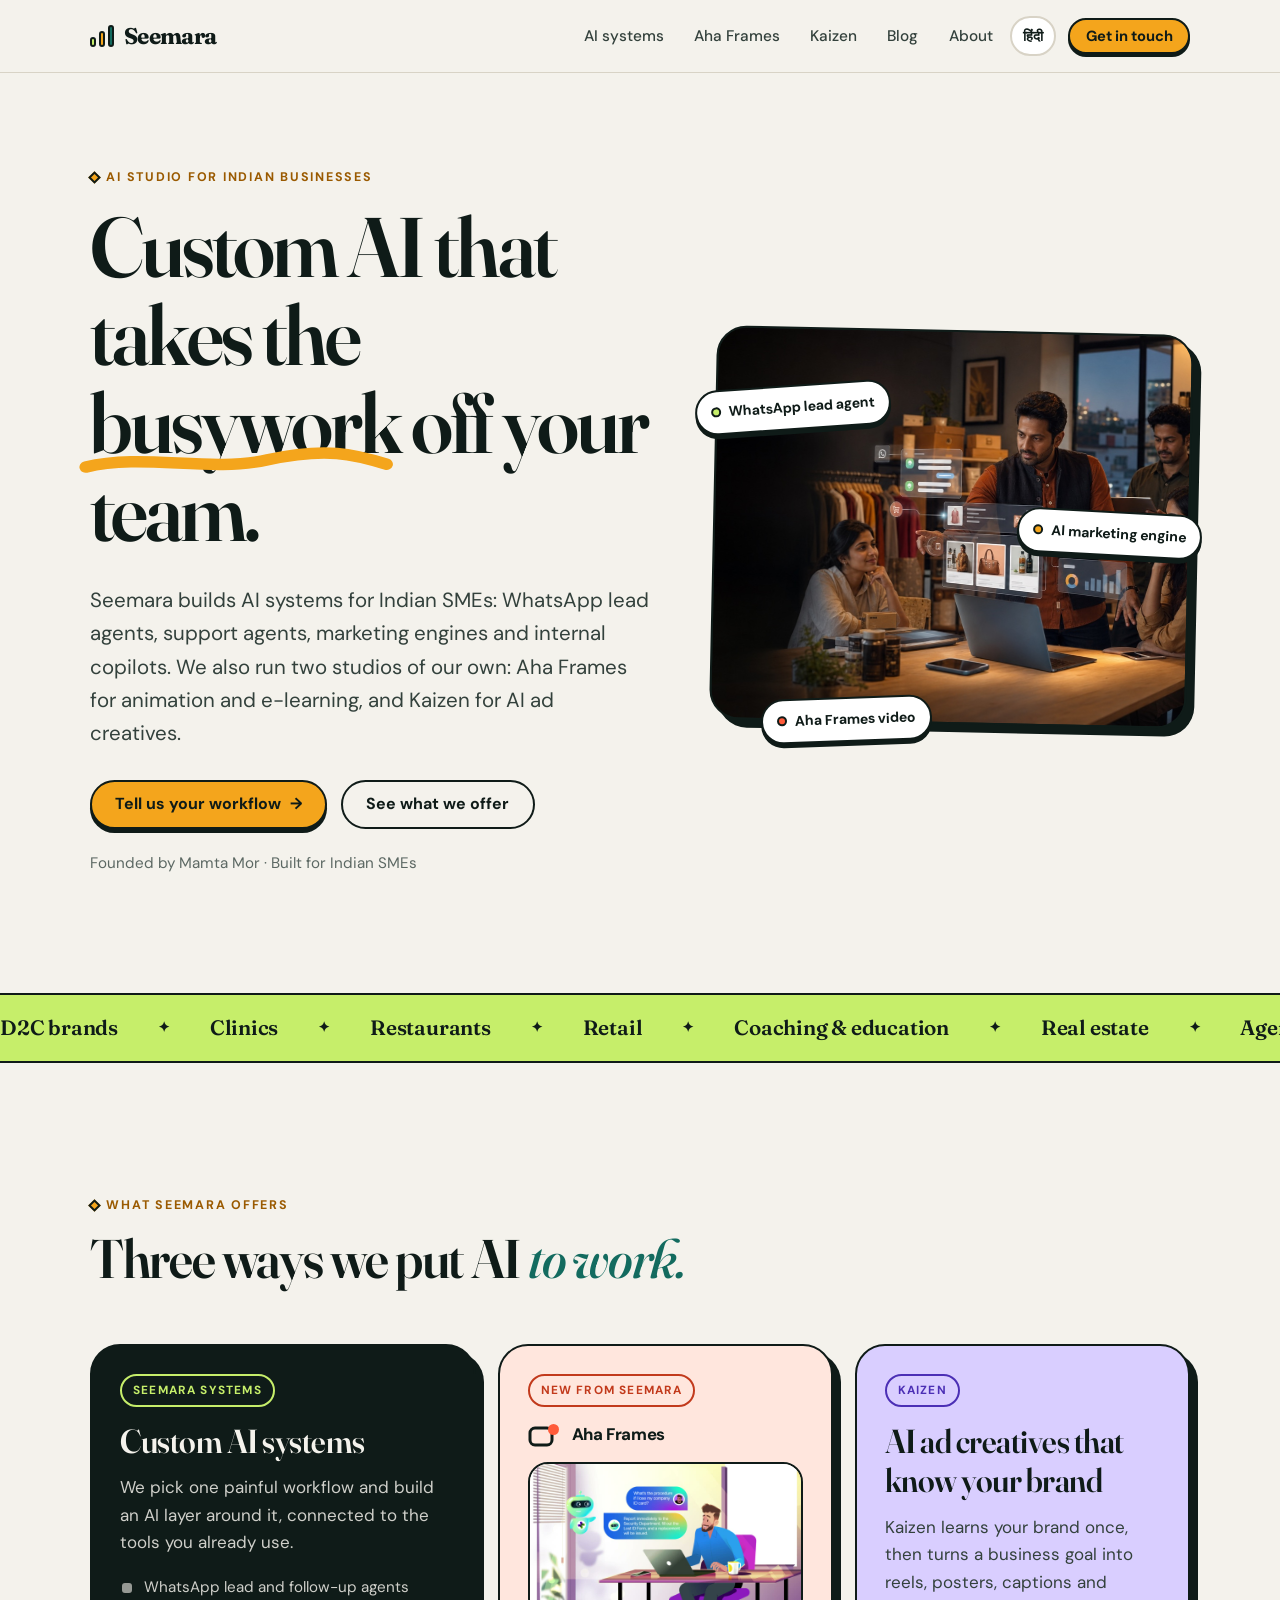
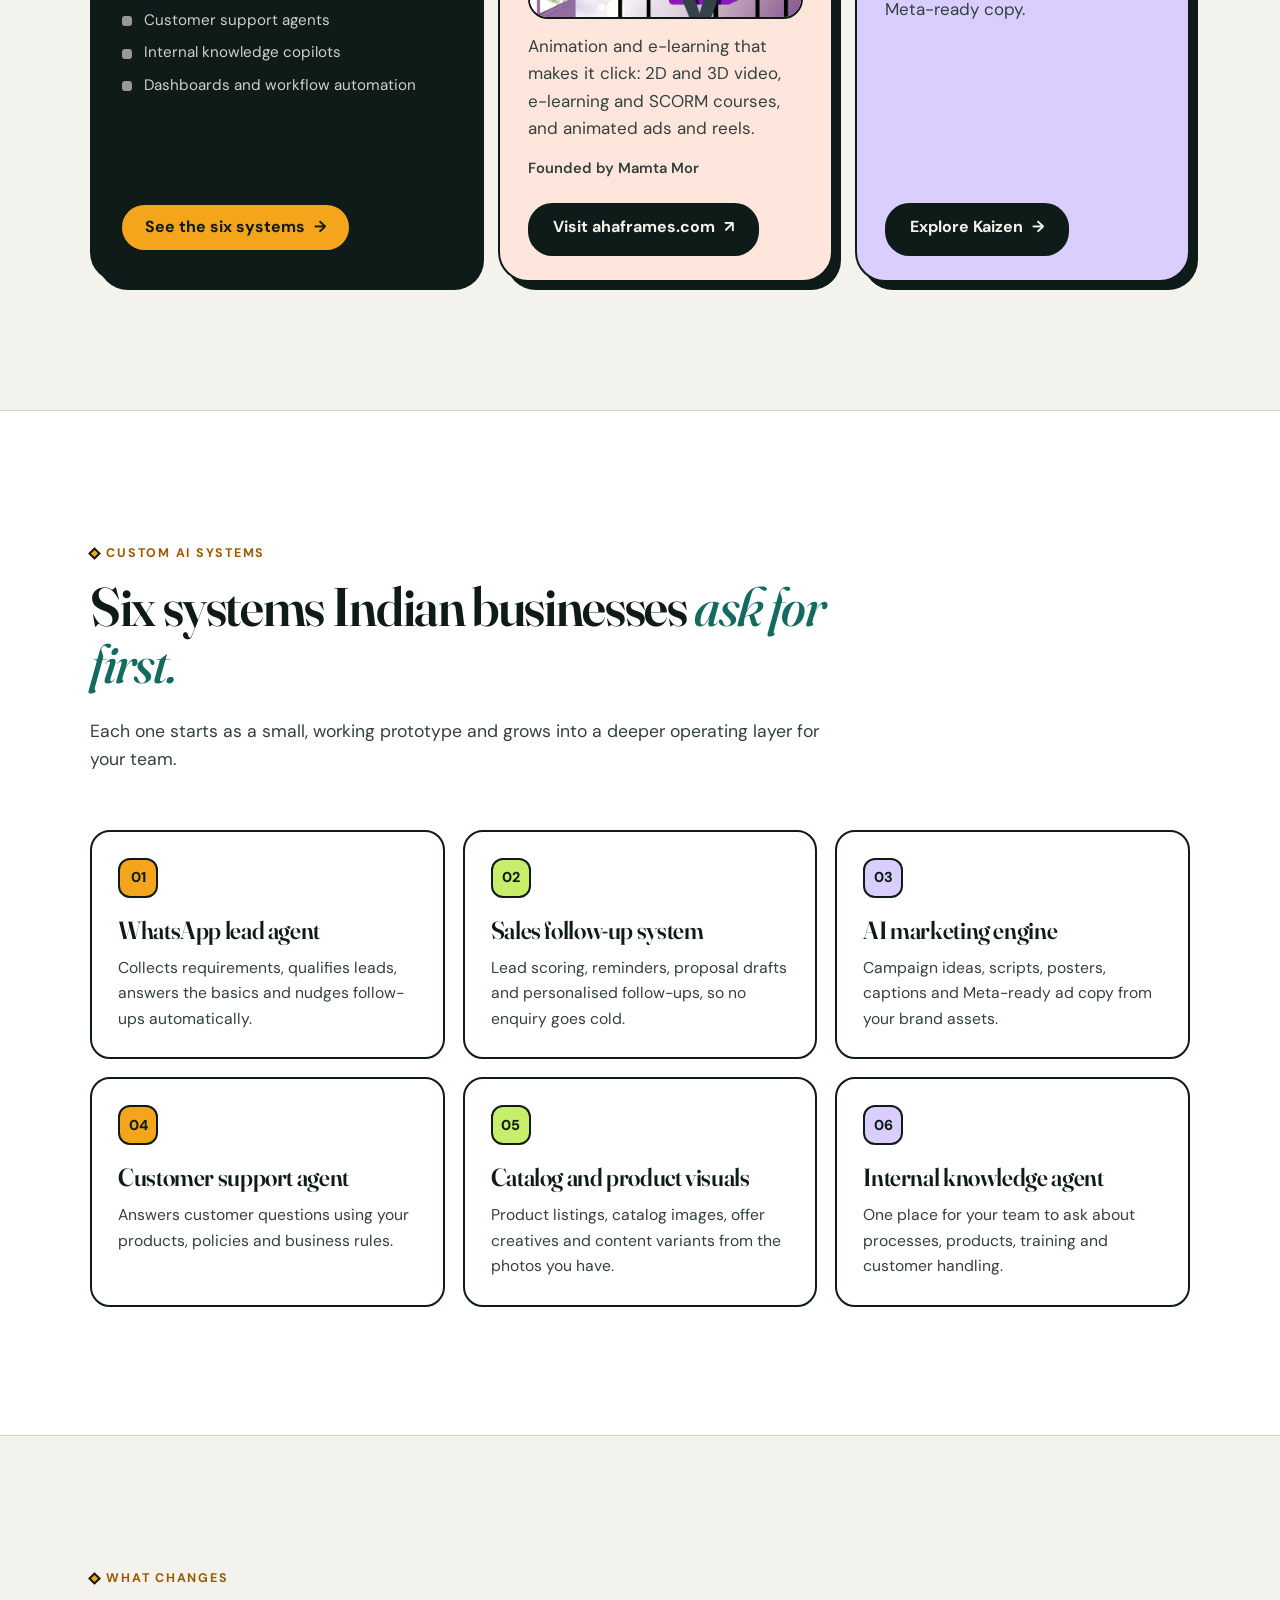
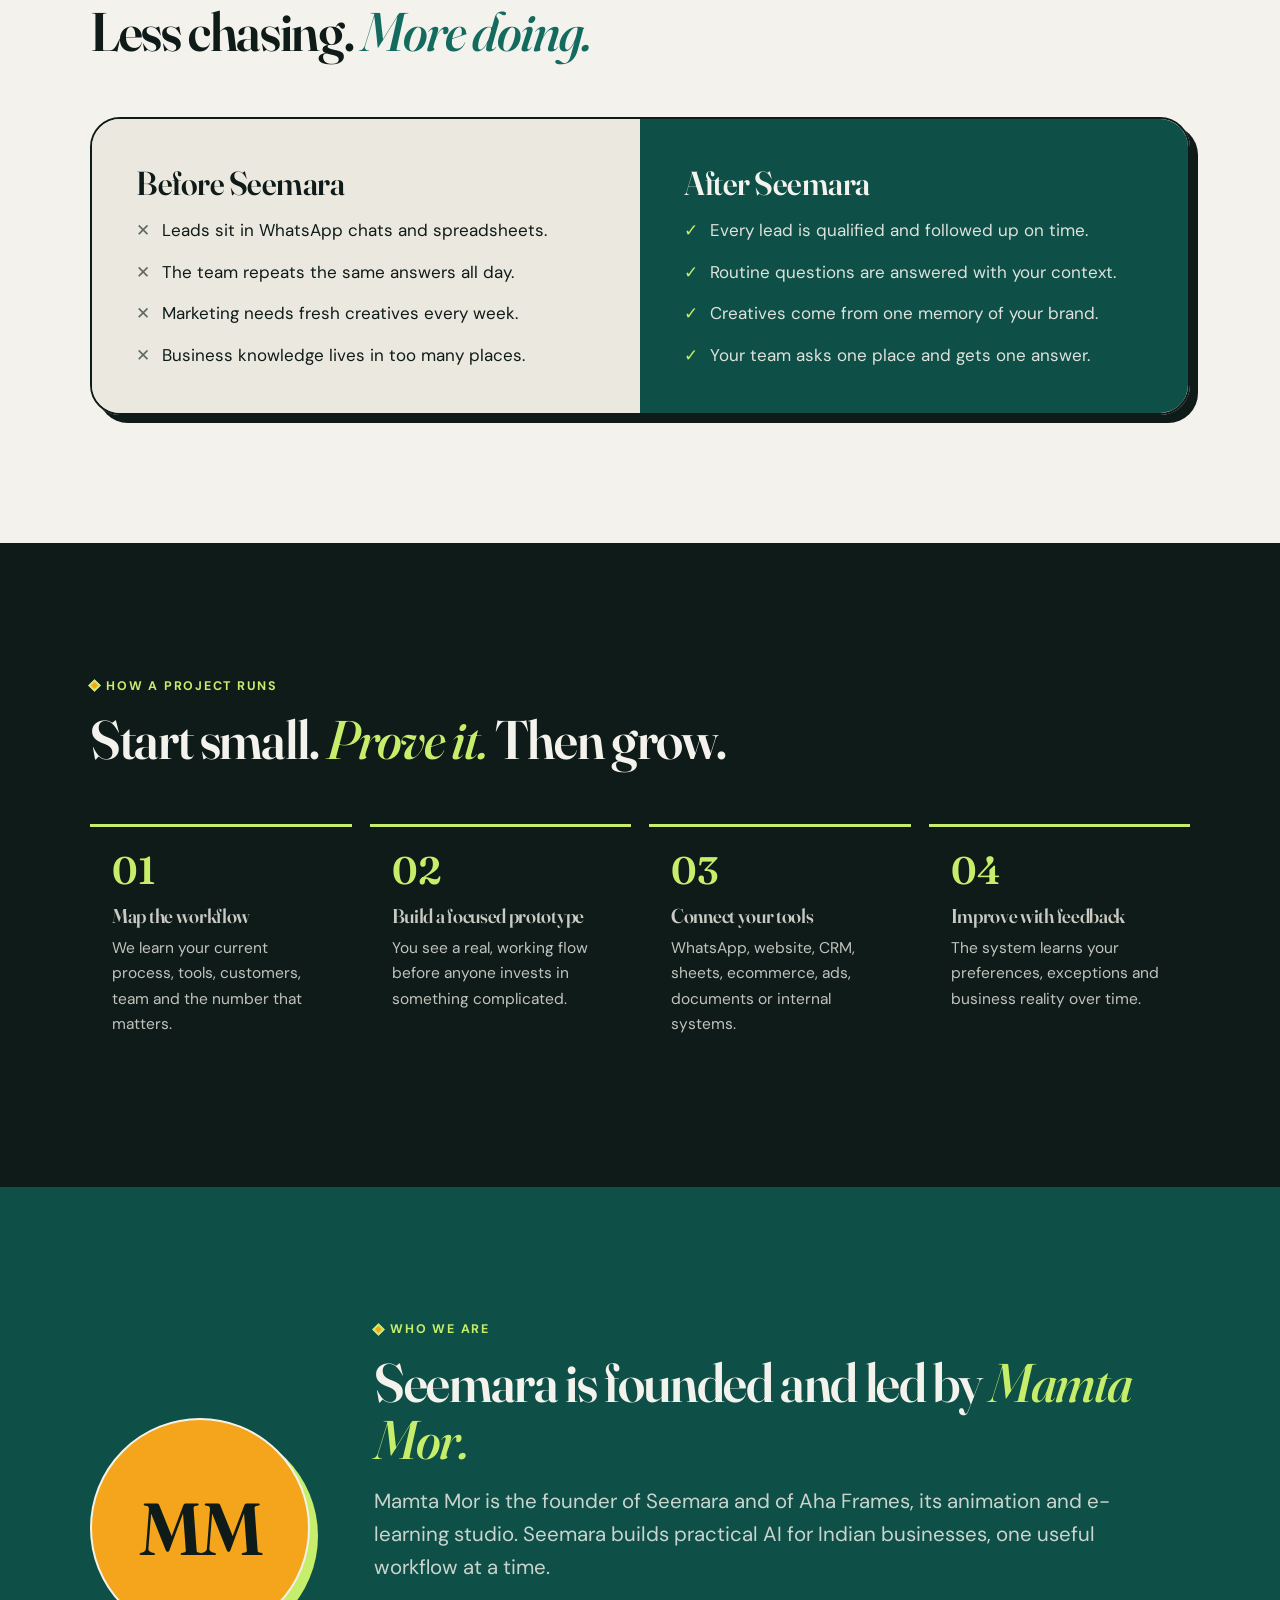
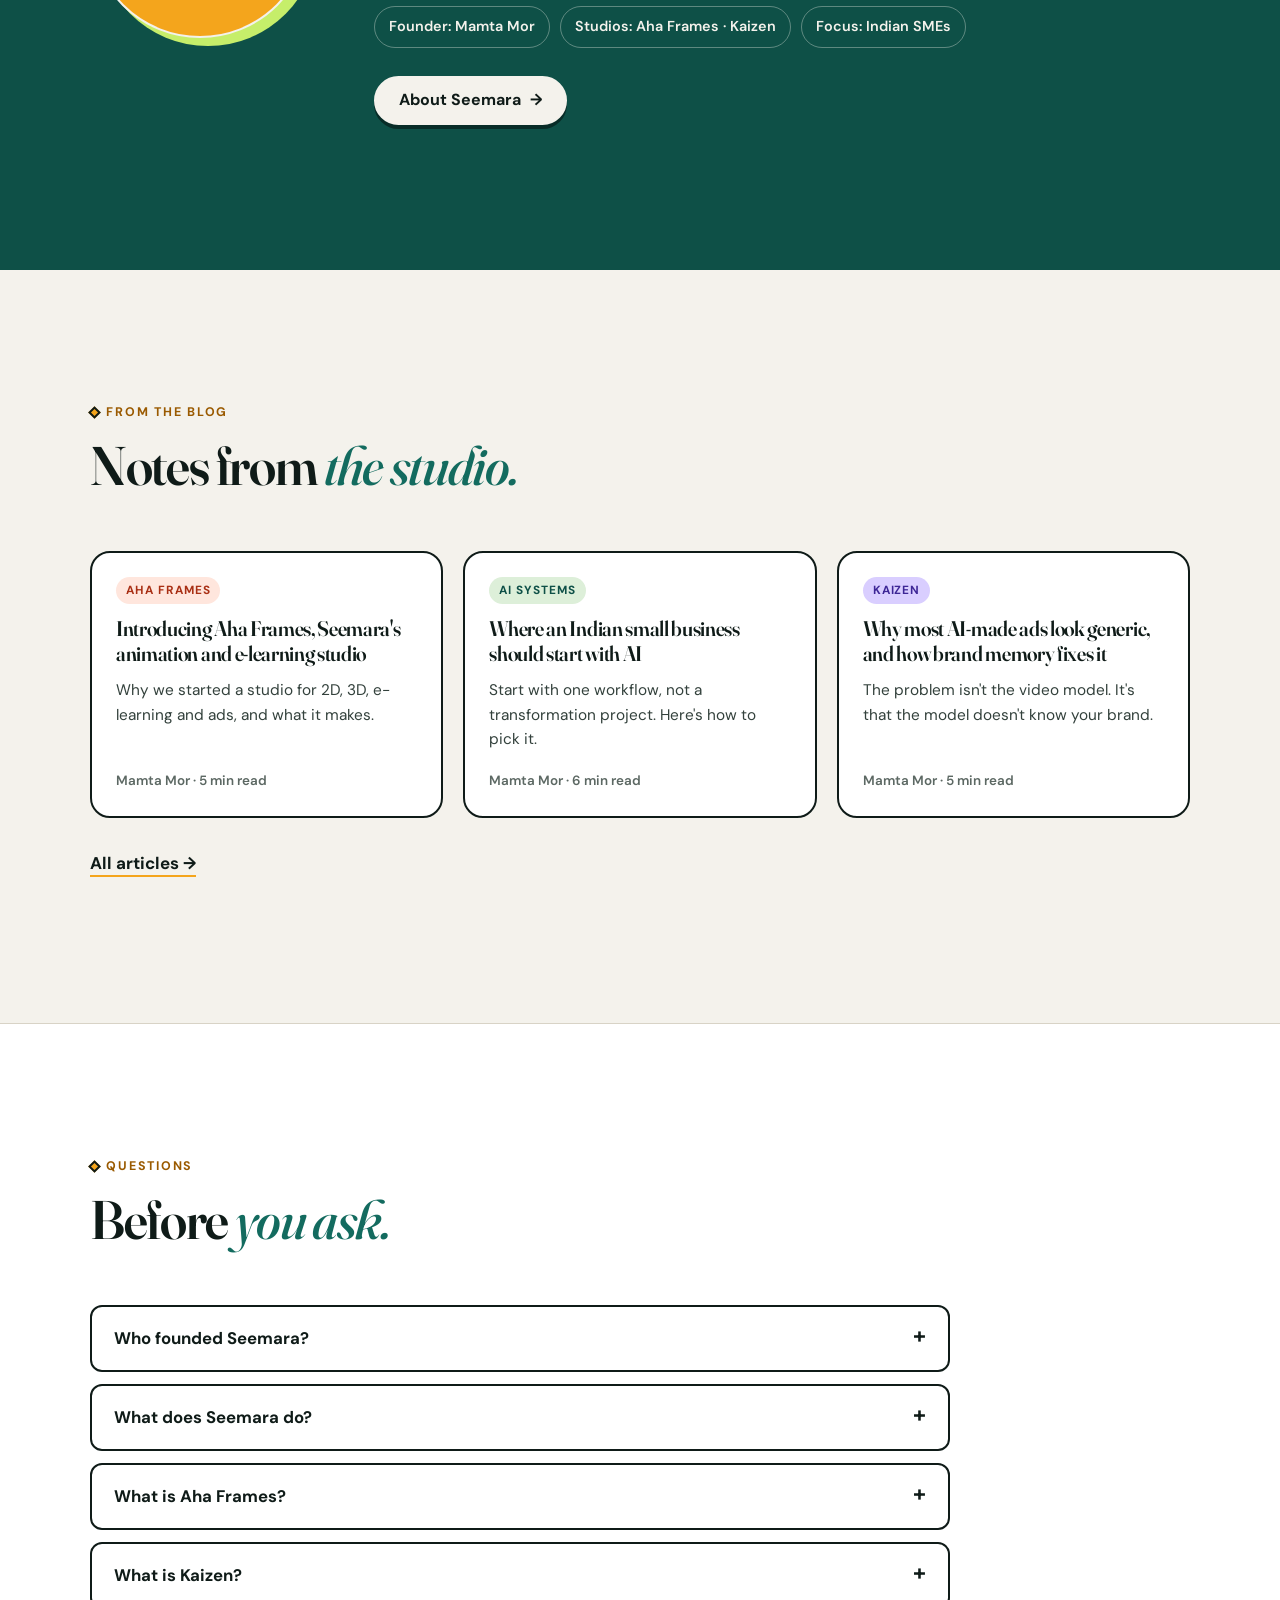
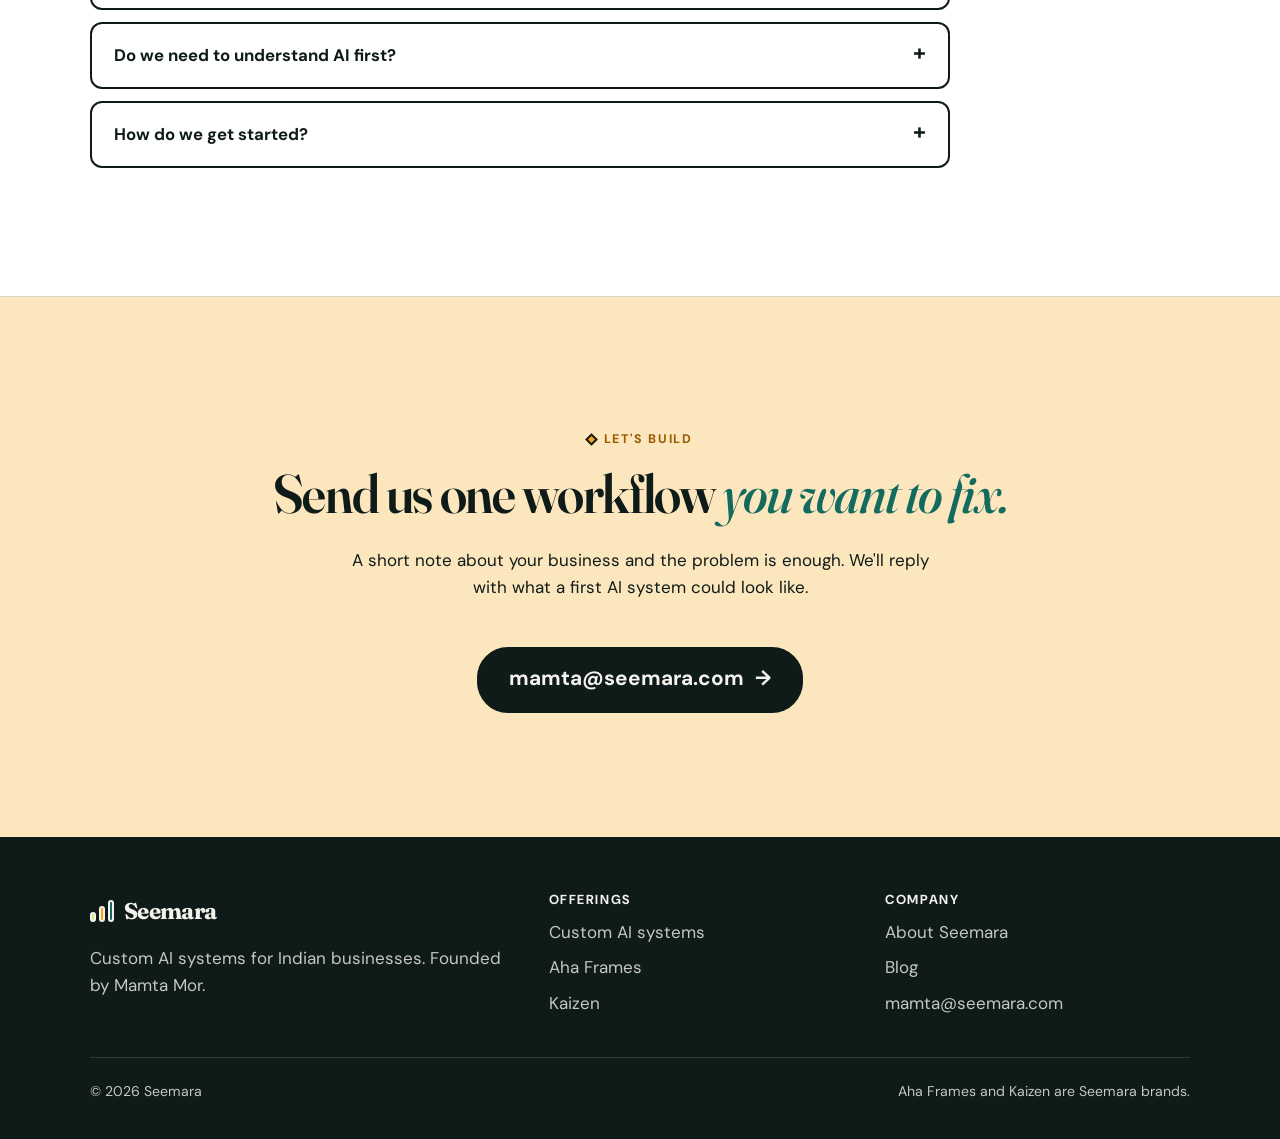
<file: index.html>
<!doctype html>
<html lang="en">
  <head>
    <meta charset="UTF-8" />
    <meta name="viewport" content="width=device-width, initial-scale=1.0" />
    <title>Seemara | Custom AI systems for Indian businesses · Home of Aha Frames and Kaizen</title>
    <meta name="description" content="Seemara, founded by Mamta Mor, builds custom AI systems for Indian SMEs: WhatsApp lead agents, support agents, AI marketing and internal copilots. Seemara also runs Aha Frames (animation and e-learning) and Kaizen (AI ad creatives)." />
    <link rel="canonical" href="https://seemara.com/" />
    <meta property="og:type" content="website" />
    <meta property="og:site_name" content="Seemara" />
    <meta property="og:title" content="Seemara | Custom AI systems for Indian businesses" />
    <meta property="og:description" content="Founded by Mamta Mor. Custom AI systems for Indian SMEs, plus Aha Frames (animation and e-learning) and Kaizen (AI ad creatives)." />
    <meta property="og:url" content="https://seemara.com/" />
    <meta property="og:image" content="https://seemara.com/assets/seemara-sme-ai-studio.jpg" />
    <meta name="twitter:card" content="summary_large_image" />
    <link rel="icon" href="./assets/seemara-logo.svg" type="image/svg+xml" />
    <link rel="alternate" type="text/plain" title="LLM summary" href="https://seemara.com/llms.txt" />
    <link rel="preconnect" href="https://fonts.googleapis.com" />
    <link rel="preconnect" href="https://fonts.gstatic.com" crossorigin />
    <link href="https://fonts.googleapis.com/css2?family=DM+Sans:opsz,wght@9..40,400;9..40,500;9..40,600;9..40,700;9..40,800&family=Fraunces:ital,opsz,wght@0,9..144,500;0,9..144,600;0,9..144,700;1,9..144,500;1,9..144,600&display=swap" rel="stylesheet" />
    <link rel="stylesheet" href="./styles.css" />
    <script type="application/ld+json">
    {
      "@context": "https://schema.org",
      "@graph": [
        {
          "@type": "Organization",
          "@id": "https://seemara.com/#organization",
          "name": "Seemara",
          "url": "https://seemara.com/",
          "logo": "https://seemara.com/assets/seemara-logo.svg",
          "email": "mamta@seemara.com",
          "description": "Seemara builds custom AI systems for Indian small and medium businesses, and runs Aha Frames (an animation and e-learning studio) and Kaizen (AI ad creatives).",
          "founder": { "@id": "https://seemara.com/#mamta-mor" },
          "areaServed": { "@type": "Country", "name": "India" },
          "knowsAbout": ["AI agents", "WhatsApp automation", "Customer support automation", "AI marketing", "Animation", "E-learning", "SCORM courses"],
          "brand": [
            { "@id": "https://ahaframes.com/#organization" },
            { "@type": "Brand", "name": "Kaizen", "url": "https://seemara.com/kaizen.html" }
          ],
          "subOrganization": { "@id": "https://ahaframes.com/#organization" }
        },
        {
          "@type": "Organization",
          "@id": "https://ahaframes.com/#organization",
          "name": "Aha Frames",
          "url": "https://ahaframes.com/",
          "description": "Aha Frames is Seemara's animation and e-learning studio: 2D and 3D video, e-learning and SCORM courses, animated ads and reels.",
          "founder": { "@id": "https://seemara.com/#mamta-mor" },
          "parentOrganization": { "@id": "https://seemara.com/#organization" }
        },
        {
          "@type": "Person",
          "@id": "https://seemara.com/#mamta-mor",
          "name": "Mamta Mor",
          "jobTitle": "Founder",
          "url": "https://seemara.com/about.html#mamta-mor",
          "worksFor": { "@id": "https://seemara.com/#organization" }
        },
        {
          "@type": "WebSite",
          "@id": "https://seemara.com/#website",
          "url": "https://seemara.com/",
          "name": "Seemara",
          "publisher": { "@id": "https://seemara.com/#organization" },
          "inLanguage": ["en-IN", "hi-IN"]
        },
        {
          "@type": "FAQPage",
          "@id": "https://seemara.com/#faq",
          "mainEntity": [
            { "@type": "Question", "name": "Who founded Seemara?", "acceptedAnswer": { "@type": "Answer", "text": "Seemara was founded by Mamta Mor. She is also the founder of Aha Frames, Seemara's animation and e-learning studio." } },
            { "@type": "Question", "name": "What does Seemara do?", "acceptedAnswer": { "@type": "Answer", "text": "Seemara builds custom AI systems for Indian small and medium businesses, such as WhatsApp lead agents, customer support agents, AI marketing engines and internal knowledge copilots. It also runs Aha Frames for animation and e-learning, and Kaizen for AI ad creatives." } },
            { "@type": "Question", "name": "What is Aha Frames?", "acceptedAnswer": { "@type": "Answer", "text": "Aha Frames is Seemara's animation and e-learning studio, founded by Mamta Mor. It makes 2D and 3D video, e-learning and SCORM courses, and animated ads and reels for learning and marketing teams. Its website is ahaframes.com." } },
            { "@type": "Question", "name": "What is Kaizen by Seemara?", "acceptedAnswer": { "@type": "Answer", "text": "Kaizen is Seemara's AI ad-creative product. It learns a brand's products, audience, voice and visual style, then turns a business goal into reels, posters, captions and Meta-ready ad copy." } },
            { "@type": "Question", "name": "Do we need to understand AI to work with Seemara?", "acceptedAnswer": { "@type": "Answer", "text": "No. You describe where your team loses time, misses leads, repeats answers or struggles to create content. Seemara maps the workflow, builds the AI layer and connects it to the tools you already use." } },
            { "@type": "Question", "name": "How do I contact Seemara?", "acceptedAnswer": { "@type": "Answer", "text": "Email mamta@seemara.com with a short note about your business and the workflow you want to improve." } }
          ]
        }
      ]
    }
    </script>
  </head>
  <body>
    <a class="skip-link" href="#main">Skip to content</a>

    <header class="site-header">
      <div class="wrap header-inner">
        <a class="brand" href="./index.html" aria-label="Seemara home">
          <span class="brand-mark" aria-hidden="true"><span></span><span></span><span></span></span>
          <span>Seemara</span>
        </a>
        <nav class="nav-links" aria-label="Primary navigation">
          <a href="#systems" data-i18n="nav.systems">AI systems</a>
          <a href="https://ahaframes.com" data-i18n="nav.aha">Aha Frames</a>
          <a href="./kaizen.html">Kaizen</a>
          <a href="./blog/" data-i18n="nav.blog">Blog</a>
          <a href="./about.html" data-i18n="nav.about">About</a>
          <button class="language-toggle" type="button" data-language-toggle aria-label="भाषा हिंदी में बदलें">हिंदी</button>
          <a class="btn btn-sm btn-saffron" href="mailto:mamta@seemara.com" data-i18n="nav.contact">Get in touch</a>
        </nav>
        <button class="menu-button" type="button" aria-label="Open navigation" aria-expanded="false"><span></span><span></span></button>
      </div>
    </header>

    <main id="main">
      <!-- Hero -->
      <section class="hero">
        <div class="wrap hero-grid">
          <div>
            <p class="kicker" data-i18n="home.hero.kicker">AI studio for Indian businesses</p>
            <h1>
              <span data-i18n="home.hero.t1">Custom AI that takes the</span>
              <span class="scribble"><span data-i18n="home.hero.t2">busywork</span><svg viewBox="0 0 200 20" preserveAspectRatio="none" aria-hidden="true"><path d="M3 14 C 40 4, 82 18, 120 9 S 176 5, 197 12" /></svg></span>
              <span data-i18n="home.hero.t3">off your team.</span>
            </h1>
            <p class="lead" data-i18n="home.hero.copy">Seemara builds AI systems for Indian SMEs: WhatsApp lead agents, support agents, marketing engines and internal copilots. We also run two studios of our own: Aha Frames for animation and e-learning, and Kaizen for AI ad creatives.</p>
            <div class="hero-actions">
              <a class="btn btn-saffron" href="mailto:mamta@seemara.com?subject=A%20workflow%20we%20want%20to%20improve"><span data-i18n="home.hero.cta">Tell us your workflow</span> <span class="arrow" aria-hidden="true">→</span></a>
              <a class="btn btn-ghost" href="#offerings" data-i18n="home.hero.secondary">See what we offer</a>
            </div>
            <p class="hero-note" data-i18n="home.hero.note">Founded by Mamta Mor · Built for Indian SMEs</p>
          </div>
          <div class="hero-media">
            <div class="hero-frame">
              <img src="./assets/seemara-sme-ai-studio.jpg" alt="A small business team reviewing AI-generated product listings, WhatsApp conversations and sales charts" width="1672" height="941" fetchpriority="high" />
            </div>
            <span class="sticker sticker-1"><i></i><span data-i18n="home.sticker.one">WhatsApp lead agent</span></span>
            <span class="sticker sticker-2"><i></i><span data-i18n="home.sticker.two">AI marketing engine</span></span>
            <span class="sticker sticker-3"><i></i><span data-i18n="home.sticker.three">Aha Frames video</span></span>
          </div>
        </div>
      </section>

      <div class="strip" aria-label="Industries we work with">
        <div class="strip-track" aria-hidden="true">
          <span>D2C brands</span><span>Clinics</span><span>Restaurants</span><span>Retail</span><span>Coaching &amp; education</span><span>Real estate</span><span>Agencies</span><span>Manufacturing</span>
          <span>D2C brands</span><span>Clinics</span><span>Restaurants</span><span>Retail</span><span>Coaching &amp; education</span><span>Real estate</span><span>Agencies</span><span>Manufacturing</span>
        </div>
      </div>

      <!-- Offerings -->
      <section class="section" id="offerings">
        <div class="wrap">
          <div class="section-head reveal">
            <p class="kicker" data-i18n="home.offer.kicker">What Seemara offers</p>
            <h2><span data-i18n="home.offer.title1">Three ways we put AI</span> <em data-i18n="home.offer.title2">to work.</em></h2>
          </div>
          <div class="offerings">
            <article class="offer offer-systems reveal">
              <span class="offer-tag" data-i18n="home.offer.systems.tag">Seemara Systems</span>
              <h3 data-i18n="home.offer.systems.title">Custom AI systems</h3>
              <p data-i18n="home.offer.systems.copy">We pick one painful workflow and build an AI layer around it, connected to the tools you already use.</p>
              <ul>
                <li data-i18n="home.offer.systems.li1">WhatsApp lead and follow-up agents</li>
                <li data-i18n="home.offer.systems.li2">Customer support agents</li>
                <li data-i18n="home.offer.systems.li3">Internal knowledge copilots</li>
                <li data-i18n="home.offer.systems.li4">Dashboards and workflow automation</li>
              </ul>
              <div class="offer-cta"><a class="btn btn-saffron" href="#systems"><span data-i18n="home.offer.systems.cta">See the six systems</span> <span class="arrow" aria-hidden="true">→</span></a></div>
            </article>

            <article class="offer offer-aha reveal" id="aha-frames">
              <span class="offer-tag" data-i18n="home.offer.aha.tag">New from Seemara</span>
              <span class="aha-logo">
                <svg viewBox="0 0 34 24" aria-hidden="true"><rect x="2" y="5" width="22" height="17" rx="5" fill="none" stroke="#0F1B18" stroke-width="3" /><circle cx="25.5" cy="6.5" r="5.5" fill="#FF5B3A" /></svg>
                Aha Frames
              </span>
              <div class="offer-thumb"><img src="./assets/aha-frames-2d-sample.jpg" alt="A 2D animation frame from Aha Frames: an office worker asking an AI assistant a question" width="1280" height="720" loading="lazy" /></div>
              <p data-i18n="home.offer.aha.copy">Animation and e-learning that makes it click: 2D and 3D video, e-learning and SCORM courses, and animated ads and reels.</p>
              <p class="founded-line" data-i18n="home.offer.aha.founder">Founded by Mamta Mor</p>
              <div class="offer-cta"><a class="btn" href="https://ahaframes.com"><span data-i18n="home.offer.aha.cta">Visit ahaframes.com</span> <span class="arrow" aria-hidden="true">↗</span></a></div>
            </article>

            <article class="offer offer-kaizen reveal">
              <span class="offer-tag">Kaizen</span>
              <h3 data-i18n="home.offer.kaizen.title">AI ad creatives that know your brand</h3>
              <p data-i18n="home.offer.kaizen.copy">Kaizen learns your brand once, then turns a business goal into reels, posters, captions and Meta-ready copy.</p>
              <div class="offer-cta"><a class="btn" href="./kaizen.html"><span data-i18n="home.offer.kaizen.cta">Explore Kaizen</span> <span class="arrow" aria-hidden="true">→</span></a></div>
            </article>
          </div>
        </div>
      </section>

      <!-- Systems -->
      <section class="section panel-white" id="systems">
        <div class="wrap">
          <div class="section-head reveal">
            <p class="kicker" data-i18n="home.systems.kicker">Custom AI systems</p>
            <h2><span data-i18n="home.systems.title1">Six systems Indian businesses</span> <em data-i18n="home.systems.title2">ask for first.</em></h2>
            <p data-i18n="home.systems.copy">Each one starts as a small, working prototype and grows into a deeper operating layer for your team.</p>
          </div>
          <div class="grid-3">
            <article class="card reveal"><span class="card-num">01</span><h3 data-i18n="home.system.whatsapp">WhatsApp lead agent</h3><p data-i18n="home.system.whatsapp.copy">Collects requirements, qualifies leads, answers the basics and nudges follow-ups automatically.</p></article>
            <article class="card reveal"><span class="card-num">02</span><h3 data-i18n="home.system.sales">Sales follow-up system</h3><p data-i18n="home.system.sales.copy">Lead scoring, reminders, proposal drafts and personalised follow-ups, so no enquiry goes cold.</p></article>
            <article class="card reveal"><span class="card-num">03</span><h3 data-i18n="home.system.marketing">AI marketing engine</h3><p data-i18n="home.system.marketing.copy">Campaign ideas, scripts, posters, captions and Meta-ready ad copy from your brand assets.</p></article>
            <article class="card reveal"><span class="card-num">04</span><h3 data-i18n="home.system.support">Customer support agent</h3><p data-i18n="home.system.support.copy">Answers customer questions using your products, policies and business rules.</p></article>
            <article class="card reveal"><span class="card-num">05</span><h3 data-i18n="home.system.catalog">Catalog and product visuals</h3><p data-i18n="home.system.catalog.copy">Product listings, catalog images, offer creatives and content variants from the photos you have.</p></article>
            <article class="card reveal"><span class="card-num">06</span><h3 data-i18n="home.system.knowledge">Internal knowledge agent</h3><p data-i18n="home.system.knowledge.copy">One place for your team to ask about processes, products, training and customer handling.</p></article>
          </div>
        </div>
      </section>

      <!-- Before / after -->
      <section class="section">
        <div class="wrap">
          <div class="section-head reveal">
            <p class="kicker" data-i18n="home.compare.kicker">What changes</p>
            <h2><span data-i18n="home.compare.title1">Less chasing.</span> <em data-i18n="home.compare.title2">More doing.</em></h2>
          </div>
          <div class="compare reveal">
            <div class="compare-before">
              <h3 data-i18n="home.before.title">Before Seemara</h3>
              <ul>
                <li data-i18n="home.before.one">Leads sit in WhatsApp chats and spreadsheets.</li>
                <li data-i18n="home.before.two">The team repeats the same answers all day.</li>
                <li data-i18n="home.before.three">Marketing needs fresh creatives every week.</li>
                <li data-i18n="home.before.four">Business knowledge lives in too many places.</li>
              </ul>
            </div>
            <div class="compare-after">
              <h3 data-i18n="home.after.title">After Seemara</h3>
              <ul>
                <li data-i18n="home.after.one">Every lead is qualified and followed up on time.</li>
                <li data-i18n="home.after.two">Routine questions are answered with your context.</li>
                <li data-i18n="home.after.three">Creatives come from one memory of your brand.</li>
                <li data-i18n="home.after.four">Your team asks one place and gets one answer.</li>
              </ul>
            </div>
          </div>
        </div>
      </section>

      <!-- Process -->
      <section class="section panel-dark on-dark">
        <div class="wrap">
          <div class="section-head reveal">
            <p class="kicker" data-i18n="home.process.kicker">How a project runs</p>
            <h2><span data-i18n="home.process.title1">Start small.</span> <em data-i18n="home.process.title2">Prove it.</em> <span data-i18n="home.process.title3">Then grow.</span></h2>
          </div>
          <ol class="steps">
            <li class="reveal"><h3 data-i18n="home.process.one.title">Map the workflow</h3><p data-i18n="home.process.one.copy">We learn your current process, tools, customers, team and the number that matters.</p></li>
            <li class="reveal"><h3 data-i18n="home.process.two.title">Build a focused prototype</h3><p data-i18n="home.process.two.copy">You see a real, working flow before anyone invests in something complicated.</p></li>
            <li class="reveal"><h3 data-i18n="home.process.three.title">Connect your tools</h3><p data-i18n="home.process.three.copy">WhatsApp, website, CRM, sheets, ecommerce, ads, documents or internal systems.</p></li>
            <li class="reveal"><h3 data-i18n="home.process.four.title">Improve with feedback</h3><p data-i18n="home.process.four.copy">The system learns your preferences, exceptions and business reality over time.</p></li>
          </ol>
        </div>
      </section>

      <!-- Founder -->
      <section class="section panel-teal on-dark" id="founder">
        <div class="wrap founder">
          <div class="founder-badge reveal" aria-hidden="true">MM</div>
          <div class="reveal">
            <p class="kicker" data-i18n="home.founder.kicker">Who we are</p>
            <h2><span data-i18n="home.founder.title1">Seemara is founded and led by</span> <em>Mamta Mor.</em></h2>
            <p class="lead" data-i18n="home.founder.copy">Mamta Mor is the founder of Seemara and of Aha Frames, its animation and e-learning studio. Seemara builds practical AI for Indian businesses, one useful workflow at a time.</p>
            <ul class="founder-facts">
              <li data-i18n="home.founder.fact1">Founder: Mamta Mor</li>
              <li data-i18n="home.founder.fact2">Studios: Aha Frames · Kaizen</li>
              <li data-i18n="home.founder.fact3">Focus: Indian SMEs</li>
            </ul>
            <p style="margin-top:28px"><a class="btn btn-light" href="./about.html"><span data-i18n="home.founder.cta">About Seemara</span> <span class="arrow" aria-hidden="true">→</span></a></p>
          </div>
        </div>
      </section>

      <!-- Blog -->
      <section class="section">
        <div class="wrap">
          <div class="section-head reveal">
            <p class="kicker" data-i18n="home.blog.kicker">From the blog</p>
            <h2><span data-i18n="home.blog.title1">Notes from</span> <em data-i18n="home.blog.title2">the studio.</em></h2>
          </div>
          <div class="posts">
            <a class="post-card reveal" href="./blog/introducing-aha-frames.html">
              <span class="post-topic aha">Aha Frames</span>
              <h3>Introducing Aha Frames, Seemara's animation and e-learning studio</h3>
              <p>Why we started a studio for 2D, 3D, e-learning and ads, and what it makes.</p>
              <span class="post-meta">Mamta Mor · 5 min read</span>
            </a>
            <a class="post-card reveal" href="./blog/where-indian-smes-should-start-with-ai.html">
              <span class="post-topic systems">AI systems</span>
              <h3>Where an Indian small business should start with AI</h3>
              <p>Start with one workflow, not a transformation project. Here's how to pick it.</p>
              <span class="post-meta">Mamta Mor · 6 min read</span>
            </a>
            <a class="post-card reveal" href="./blog/brand-memory-ai-ads.html">
              <span class="post-topic kaizen">Kaizen</span>
              <h3>Why most AI-made ads look generic, and how brand memory fixes it</h3>
              <p>The problem isn't the video model. It's that the model doesn't know your brand.</p>
              <span class="post-meta">Mamta Mor · 5 min read</span>
            </a>
          </div>
          <p style="margin-top:32px"><a class="text-link" href="./blog/" data-i18n="home.blog.all">All articles →</a></p>
        </div>
      </section>

      <!-- FAQ -->
      <section class="section panel-white">
        <div class="wrap">
          <div class="section-head reveal">
            <p class="kicker" data-i18n="home.faq.kicker">Questions</p>
            <h2><span data-i18n="home.faq.title1">Before</span> <em data-i18n="home.faq.title2">you ask.</em></h2>
          </div>
          <div class="faq">
            <details><summary data-i18n="home.faq.q1">Who founded Seemara?</summary><p data-i18n="home.faq.a1">Seemara was founded by Mamta Mor. She is also the founder of Aha Frames, Seemara's animation and e-learning studio.</p></details>
            <details><summary data-i18n="home.faq.q2">What does Seemara do?</summary><p data-i18n="home.faq.a2">Seemara builds custom AI systems for Indian small and medium businesses, such as WhatsApp lead agents, support agents, AI marketing engines and internal copilots. It also runs Aha Frames and Kaizen.</p></details>
            <details><summary data-i18n="home.faq.q3">What is Aha Frames?</summary><p data-i18n="home.faq.a3">Aha Frames is Seemara's animation and e-learning studio, founded by Mamta Mor. It makes 2D and 3D video, e-learning and SCORM courses, and animated ads and reels. Visit ahaframes.com.</p></details>
            <details><summary data-i18n="home.faq.q4">What is Kaizen?</summary><p data-i18n="home.faq.a4">Kaizen is Seemara's AI ad-creative product. It learns your products, audience, voice and visual style, then turns a business goal into reels, posters, captions and Meta-ready copy.</p></details>
            <details><summary data-i18n="home.faq.q5">Do we need to understand AI first?</summary><p data-i18n="home.faq.a5">No. Tell us where your team loses time, misses leads, repeats answers or struggles to create content. We map the workflow, build the AI layer and connect it to your tools.</p></details>
            <details><summary data-i18n="home.faq.q6">How do we get started?</summary><p data-i18n="home.faq.a6">Email mamta@seemara.com with a short note about your business and one workflow you want to improve.</p></details>
          </div>
        </div>
      </section>

      <!-- CTA -->
      <section class="section panel-saffron cta-band" id="contact">
        <div class="wrap reveal">
          <p class="kicker" data-i18n="home.contact.kicker">Let's build</p>
          <h2><span data-i18n="home.contact.title1">Send us one workflow</span> <em data-i18n="home.contact.title2">you want to fix.</em></h2>
          <p data-i18n="home.contact.copy">A short note about your business and the problem is enough. We'll reply with what a first AI system could look like.</p>
          <a class="btn cta-email" href="mailto:mamta@seemara.com">mamta@seemara.com <span class="arrow" aria-hidden="true">→</span></a>
        </div>
      </section>
    </main>

    <footer class="site-footer">
      <div class="wrap">
        <div class="footer-grid">
          <div>
            <a class="brand" href="./index.html"><span class="brand-mark" aria-hidden="true"><span></span><span></span><span></span></span><span>Seemara</span></a>
            <p style="margin-top:14px" data-i18n="footer.copy">Custom AI systems for Indian businesses. Founded by Mamta Mor.</p>
          </div>
          <div>
            <h4>Offerings</h4>
            <ul>
              <li><a href="#systems">Custom AI systems</a></li>
              <li><a href="https://ahaframes.com">Aha Frames</a></li>
              <li><a href="./kaizen.html">Kaizen</a></li>
            </ul>
          </div>
          <div>
            <h4>Company</h4>
            <ul>
              <li><a href="./about.html">About Seemara</a></li>
              <li><a href="./blog/">Blog</a></li>
              <li><a href="mailto:mamta@seemara.com">mamta@seemara.com</a></li>
            </ul>
          </div>
        </div>
        <div class="footer-base"><span>© <span data-year></span> Seemara</span><span>Aha Frames and Kaizen are Seemara brands.</span></div>
      </div>
    </footer>
    <script src="./script.js"></script>
  </body>
</html>
</file>
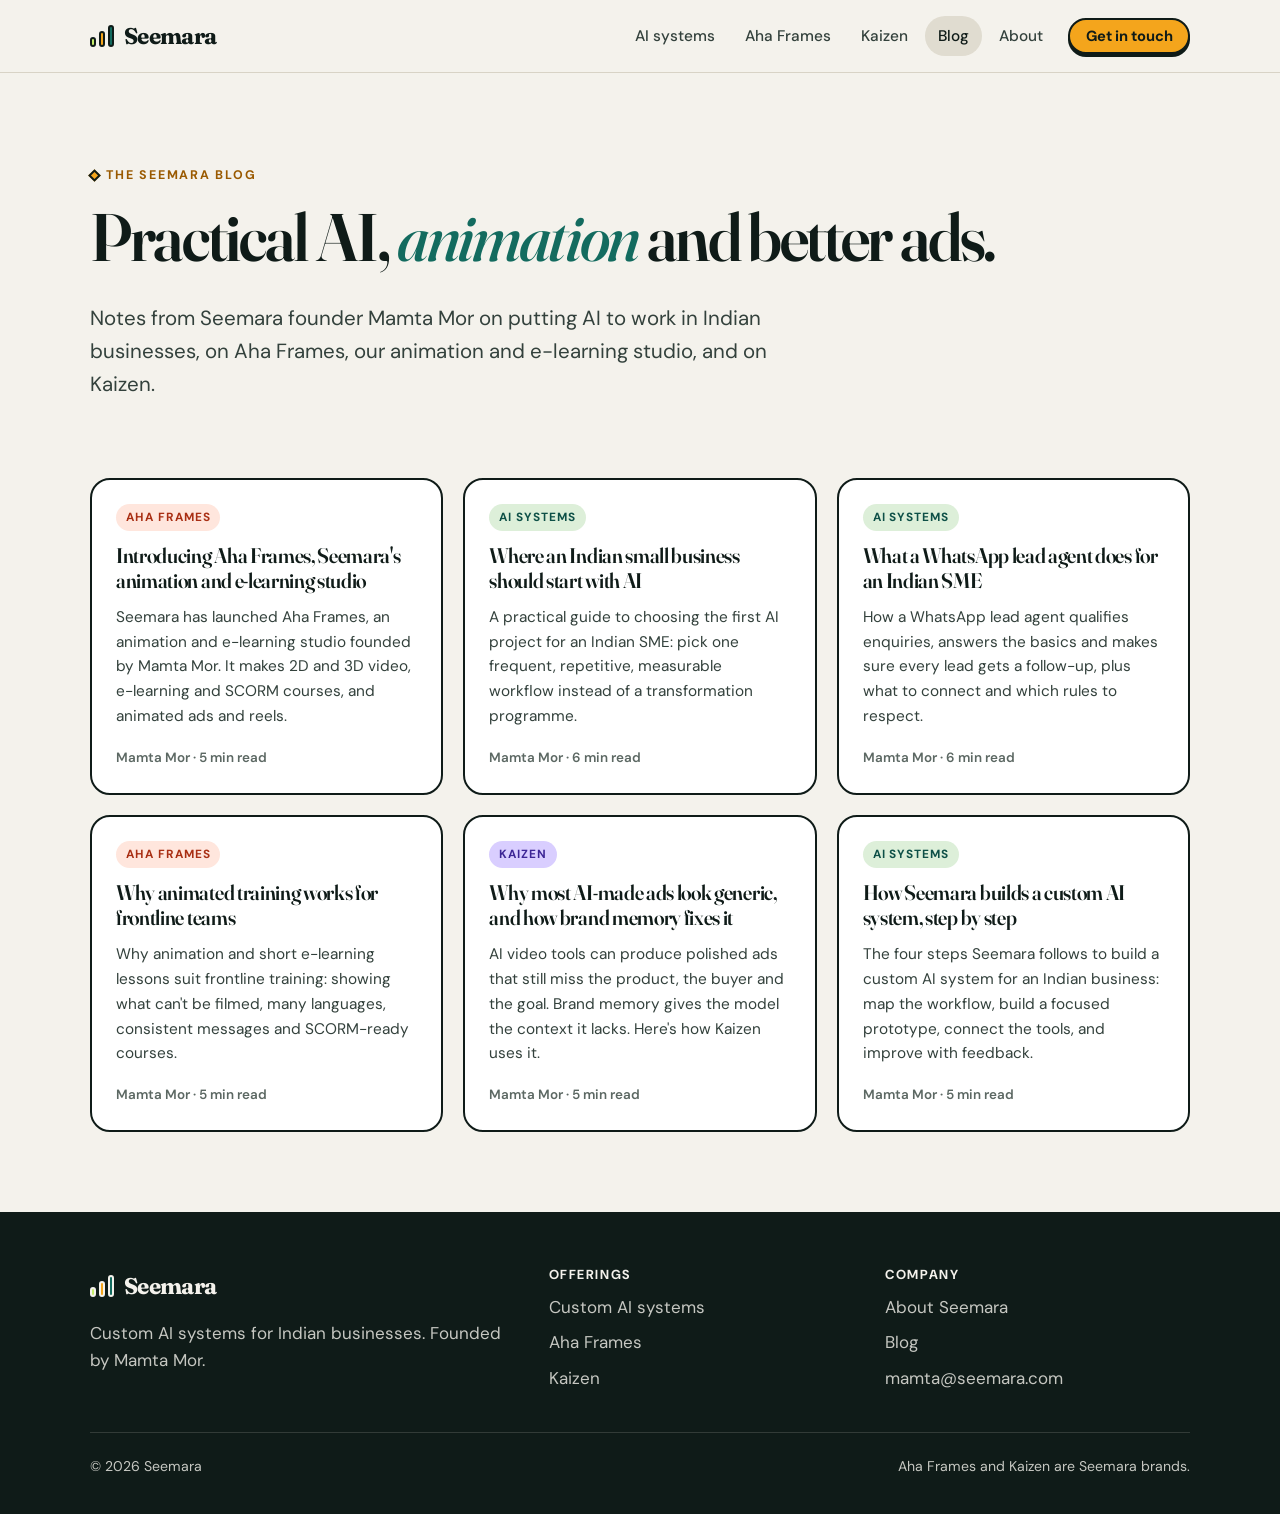
<file: blog/index.html>
<!doctype html>
<html lang="en">
  <head>
    <meta charset="UTF-8" />
    <meta name="viewport" content="width=device-width, initial-scale=1.0" />
    <title>Blog | Seemara · Practical AI, Aha Frames and Kaizen</title>
    <meta name="description" content="Articles by Seemara founder Mamta Mor on practical AI for Indian businesses, animation and e-learning from Aha Frames, and AI ad creatives from Kaizen." />
    <meta name="author" content="Mamta Mor" />
    <link rel="canonical" href="https://seemara.com/blog/" />
    <meta property="og:type" content="website" />
    <meta property="og:site_name" content="Seemara" />
    <meta property="og:title" content="Blog | Seemara · Practical AI, Aha Frames and Kaizen" />
    <meta property="og:description" content="Articles by Seemara founder Mamta Mor on practical AI for Indian businesses, animation and e-learning from Aha Frames, and AI ad creatives from Kaizen." />
    <meta property="og:url" content="https://seemara.com/blog/" />
    <meta property="og:image" content="https://seemara.com/assets/seemara-sme-ai-studio.jpg" />
    <meta name="twitter:card" content="summary_large_image" />
    <link rel="icon" href="../assets/seemara-logo.svg" type="image/svg+xml" />
    <link rel="alternate" type="text/plain" title="LLM summary" href="https://seemara.com/llms.txt" />
    <link rel="preconnect" href="https://fonts.googleapis.com" />
    <link rel="preconnect" href="https://fonts.gstatic.com" crossorigin />
    <link href="https://fonts.googleapis.com/css2?family=DM+Sans:opsz,wght@9..40,400;9..40,500;9..40,600;9..40,700;9..40,800&family=Fraunces:ital,opsz,wght@0,9..144,500;0,9..144,600;0,9..144,700;1,9..144,500;1,9..144,600&display=swap" rel="stylesheet" />
    <link rel="stylesheet" href="../styles.css" />
    <script type="application/ld+json">
{
  "@context": "https://schema.org",
  "@graph": [
    {
      "@type": "Blog",
      "@id": "https://seemara.com/blog/#blog",
      "name": "Seemara Blog",
      "url": "https://seemara.com/blog/",
      "description": "Notes on practical AI for Indian businesses, animation and e-learning from Aha Frames, and AI ad creatives from Kaizen, by Seemara founder Mamta Mor.",
      "publisher": {
        "@id": "https://seemara.com/#organization"
      },
      "author": {
        "@id": "https://seemara.com/#mamta-mor"
      },
      "blogPost": [
        {
          "@type": "BlogPosting",
          "headline": "Introducing Aha Frames, Seemara's animation and e-learning studio",
          "url": "https://seemara.com/blog/introducing-aha-frames.html",
          "datePublished": "2026-11-24",
          "author": {
            "@id": "https://seemara.com/#mamta-mor"
          }
        },
        {
          "@type": "BlogPosting",
          "headline": "Where an Indian small business should start with AI",
          "url": "https://seemara.com/blog/where-indian-smes-should-start-with-ai.html",
          "datePublished": "2026-11-24",
          "author": {
            "@id": "https://seemara.com/#mamta-mor"
          }
        },
        {
          "@type": "BlogPosting",
          "headline": "What a WhatsApp lead agent does for an Indian SME",
          "url": "https://seemara.com/blog/whatsapp-lead-agent-guide.html",
          "datePublished": "2026-11-24",
          "author": {
            "@id": "https://seemara.com/#mamta-mor"
          }
        },
        {
          "@type": "BlogPosting",
          "headline": "Why animated training works for frontline teams",
          "url": "https://seemara.com/blog/animated-training-videos-for-frontline-teams.html",
          "datePublished": "2026-11-24",
          "author": {
            "@id": "https://seemara.com/#mamta-mor"
          }
        },
        {
          "@type": "BlogPosting",
          "headline": "Why most AI-made ads look generic, and how brand memory fixes it",
          "url": "https://seemara.com/blog/brand-memory-ai-ads.html",
          "datePublished": "2026-11-24",
          "author": {
            "@id": "https://seemara.com/#mamta-mor"
          }
        },
        {
          "@type": "BlogPosting",
          "headline": "How Seemara builds a custom AI system, step by step",
          "url": "https://seemara.com/blog/how-seemara-builds-custom-ai.html",
          "datePublished": "2026-11-24",
          "author": {
            "@id": "https://seemara.com/#mamta-mor"
          }
        }
      ]
    },
    {
      "@type": "Person",
      "@id": "https://seemara.com/#mamta-mor",
      "name": "Mamta Mor",
      "jobTitle": "Founder",
      "url": "https://seemara.com/about.html#mamta-mor",
      "worksFor": {
        "@id": "https://seemara.com/#organization"
      }
    },
    {
      "@type": "Organization",
      "@id": "https://seemara.com/#organization",
      "name": "Seemara",
      "url": "https://seemara.com/",
      "logo": "https://seemara.com/assets/seemara-logo.svg",
      "email": "mamta@seemara.com",
      "founder": {
        "@id": "https://seemara.com/#mamta-mor"
      }
    }
  ]
}
    </script>
  </head>
  <body>
    <a class="skip-link" href="#main">Skip to content</a>
    <header class="site-header">
      <div class="wrap header-inner">
        <a class="brand" href="../index.html" aria-label="Seemara home">
          <span class="brand-mark" aria-hidden="true"><span></span><span></span><span></span></span>
          <span>Seemara</span>
        </a>
        <nav class="nav-links" aria-label="Primary navigation">
          <a href="../index.html#systems">AI systems</a>
          <a href="https://ahaframes.com">Aha Frames</a>
          <a href="../kaizen.html">Kaizen</a>
          <a href="../blog/" aria-current="page">Blog</a>
          <a href="../about.html">About</a>
          <a class="btn btn-sm btn-saffron" href="mailto:mamta@seemara.com">Get in touch</a>
        </nav>
        <button class="menu-button" type="button" aria-label="Open navigation" aria-expanded="false"><span></span><span></span></button>
      </div>
    </header>

    <main id="main">
      <header class="page-hero">
        <div class="wrap">
          <p class="kicker">The Seemara blog</p>
          <h1>Practical AI, <em>animation</em> and better ads.</h1>
          <p class="lead">Notes from Seemara founder Mamta Mor on putting AI to work in Indian businesses, on Aha Frames, our animation and e-learning studio, and on Kaizen.</p>
        </div>
      </header>
      <section class="section-tight" style="padding-top:0">
        <div class="wrap">
          <div class="posts">
            <a class="post-card reveal" href="introducing-aha-frames.html">
              <span class="post-topic aha">Aha Frames</span>
              <h3>Introducing Aha Frames, Seemara&#x27;s animation and e-learning studio</h3>
              <p>Seemara has launched Aha Frames, an animation and e-learning studio founded by Mamta Mor. It makes 2D and 3D video, e-learning and SCORM courses, and animated ads and reels.</p>
              <span class="post-meta">Mamta Mor · 5 min read</span>
            </a>
            <a class="post-card reveal" href="where-indian-smes-should-start-with-ai.html">
              <span class="post-topic systems">AI systems</span>
              <h3>Where an Indian small business should start with AI</h3>
              <p>A practical guide to choosing the first AI project for an Indian SME: pick one frequent, repetitive, measurable workflow instead of a transformation programme.</p>
              <span class="post-meta">Mamta Mor · 6 min read</span>
            </a>
            <a class="post-card reveal" href="whatsapp-lead-agent-guide.html">
              <span class="post-topic systems">AI systems</span>
              <h3>What a WhatsApp lead agent does for an Indian SME</h3>
              <p>How a WhatsApp lead agent qualifies enquiries, answers the basics and makes sure every lead gets a follow-up, plus what to connect and which rules to respect.</p>
              <span class="post-meta">Mamta Mor · 6 min read</span>
            </a>
            <a class="post-card reveal" href="animated-training-videos-for-frontline-teams.html">
              <span class="post-topic aha">Aha Frames</span>
              <h3>Why animated training works for frontline teams</h3>
              <p>Why animation and short e-learning lessons suit frontline training: showing what can&#x27;t be filmed, many languages, consistent messages and SCORM-ready courses.</p>
              <span class="post-meta">Mamta Mor · 5 min read</span>
            </a>
            <a class="post-card reveal" href="brand-memory-ai-ads.html">
              <span class="post-topic kaizen">Kaizen</span>
              <h3>Why most AI-made ads look generic, and how brand memory fixes it</h3>
              <p>AI video tools can produce polished ads that still miss the product, the buyer and the goal. Brand memory gives the model the context it lacks. Here&#x27;s how Kaizen uses it.</p>
              <span class="post-meta">Mamta Mor · 5 min read</span>
            </a>
            <a class="post-card reveal" href="how-seemara-builds-custom-ai.html">
              <span class="post-topic systems">AI systems</span>
              <h3>How Seemara builds a custom AI system, step by step</h3>
              <p>The four steps Seemara follows to build a custom AI system for an Indian business: map the workflow, build a focused prototype, connect the tools, and improve with feedback.</p>
              <span class="post-meta">Mamta Mor · 5 min read</span>
            </a>
          </div>
        </div>
      </section>
    </main>

    <footer class="site-footer">
      <div class="wrap">
        <div class="footer-grid">
          <div>
            <a class="brand" href="../index.html"><span class="brand-mark" aria-hidden="true"><span></span><span></span><span></span></span><span>Seemara</span></a>
            <p style="margin-top:14px">Custom AI systems for Indian businesses. Founded by Mamta Mor.</p>
          </div>
          <div>
            <h4>Offerings</h4>
            <ul>
              <li><a href="../index.html#systems">Custom AI systems</a></li>
              <li><a href="https://ahaframes.com">Aha Frames</a></li>
              <li><a href="../kaizen.html">Kaizen</a></li>
            </ul>
          </div>
          <div>
            <h4>Company</h4>
            <ul>
              <li><a href="../about.html">About Seemara</a></li>
              <li><a href="../blog/">Blog</a></li>
              <li><a href="mailto:mamta@seemara.com">mamta@seemara.com</a></li>
            </ul>
          </div>
        </div>
        <div class="footer-base"><span>© <span data-year></span> Seemara</span><span>Aha Frames and Kaizen are Seemara brands.</span></div>
      </div>
    </footer>
    <script src="../script.js"></script>
  </body>
</html>
</file>
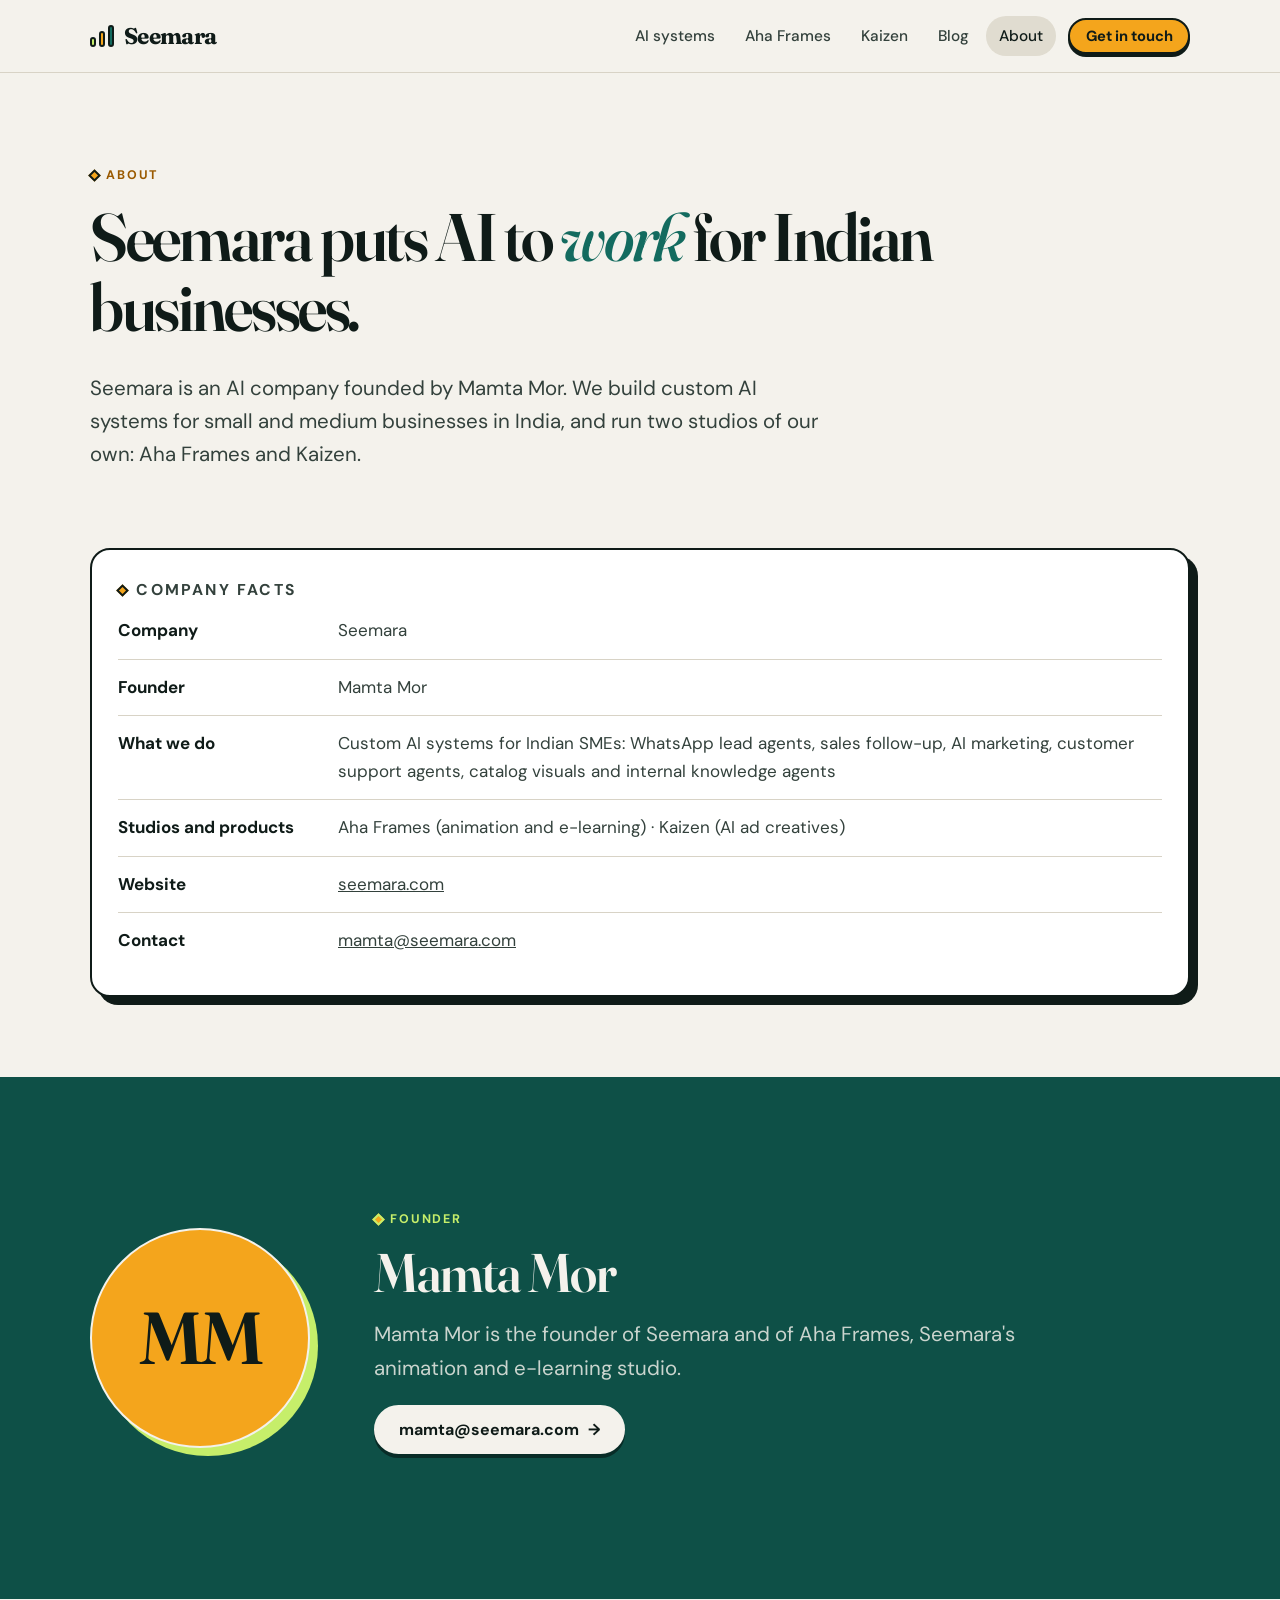
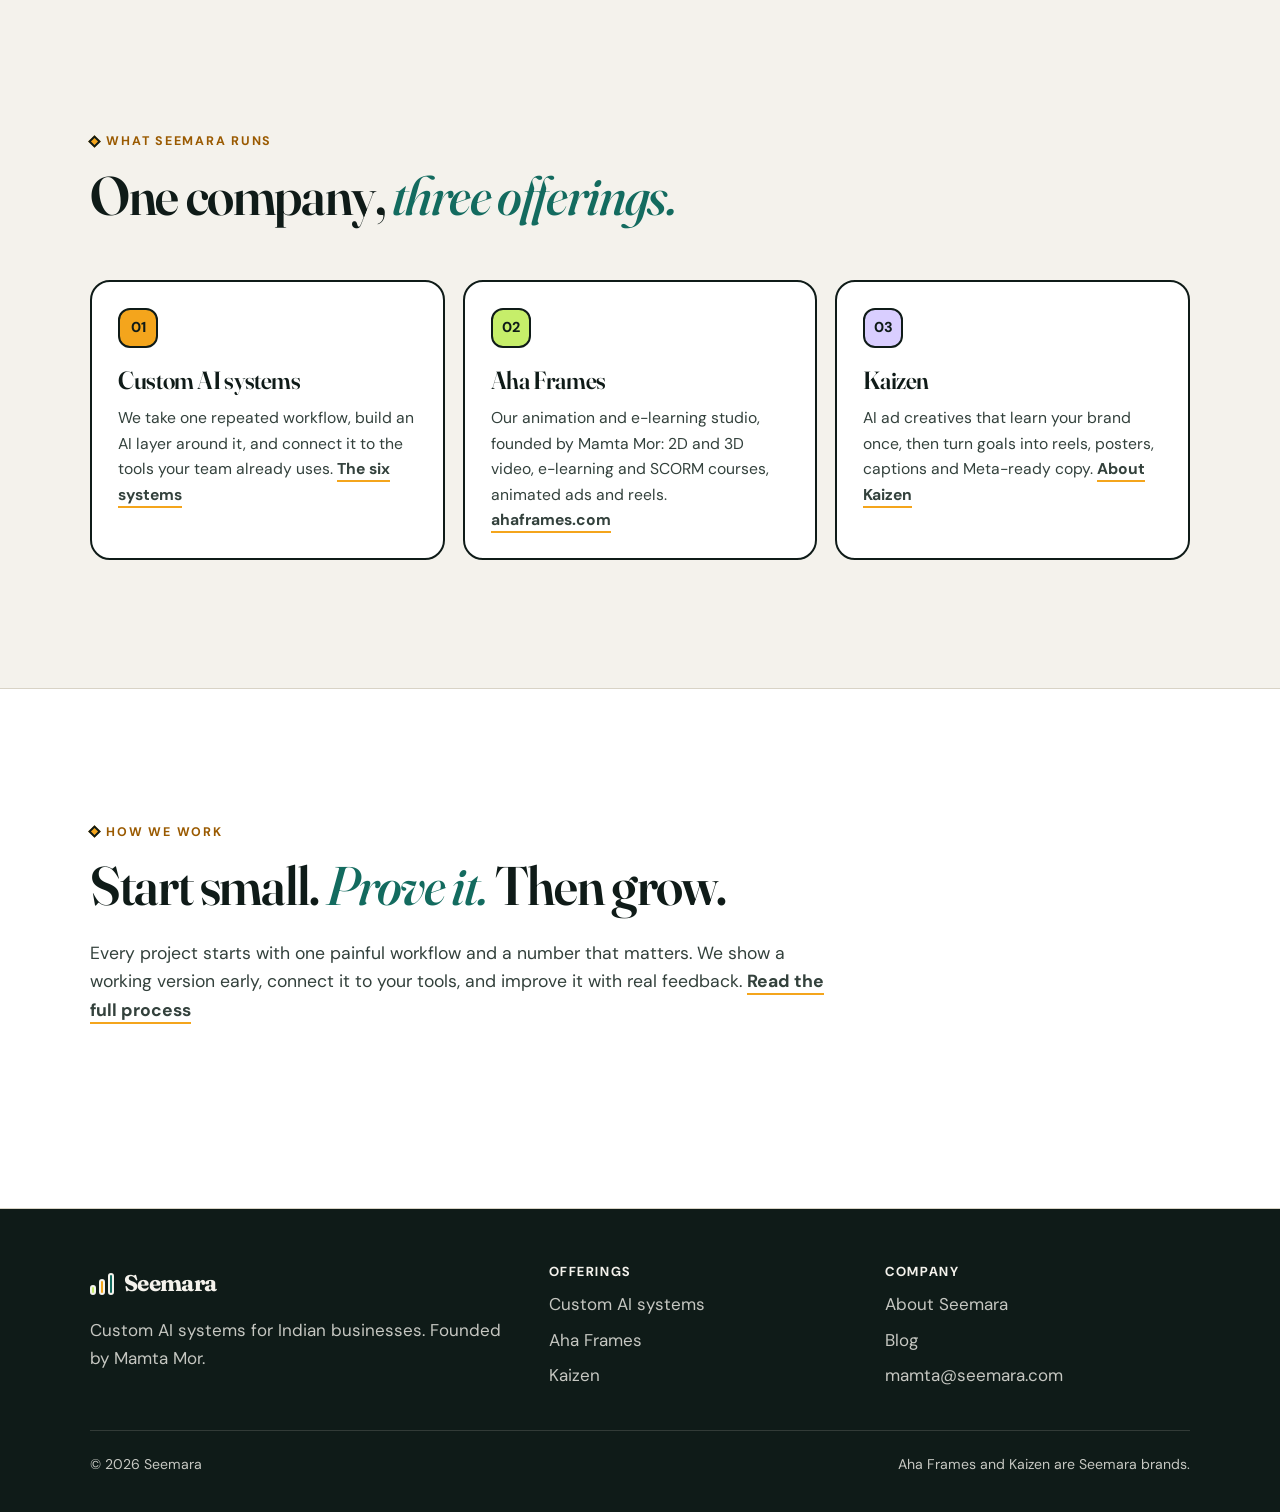
<file: about.html>
<!doctype html>
<html lang="en">
  <head>
    <meta charset="UTF-8" />
    <meta name="viewport" content="width=device-width, initial-scale=1.0" />
    <title>About Seemara | Founded by Mamta Mor</title>
    <meta name="description" content="Seemara is an AI company for Indian businesses founded by Mamta Mor. It builds custom AI systems and runs Aha Frames (animation and e-learning) and Kaizen (AI ad creatives)." />
    <meta name="author" content="Mamta Mor" />
    <link rel="canonical" href="https://seemara.com/about.html" />
    <meta property="og:type" content="website" />
    <meta property="og:site_name" content="Seemara" />
    <meta property="og:title" content="About Seemara | Founded by Mamta Mor" />
    <meta property="og:description" content="Seemara is an AI company for Indian businesses founded by Mamta Mor. It builds custom AI systems and runs Aha Frames (animation and e-learning) and Kaizen (AI ad creatives)." />
    <meta property="og:url" content="https://seemara.com/about.html" />
    <meta property="og:image" content="https://seemara.com/assets/seemara-sme-ai-studio.jpg" />
    <meta name="twitter:card" content="summary_large_image" />
    <link rel="icon" href="./assets/seemara-logo.svg" type="image/svg+xml" />
    <link rel="alternate" type="text/plain" title="LLM summary" href="https://seemara.com/llms.txt" />
    <link rel="preconnect" href="https://fonts.googleapis.com" />
    <link rel="preconnect" href="https://fonts.gstatic.com" crossorigin />
    <link href="https://fonts.googleapis.com/css2?family=DM+Sans:opsz,wght@9..40,400;9..40,500;9..40,600;9..40,700;9..40,800&family=Fraunces:ital,opsz,wght@0,9..144,500;0,9..144,600;0,9..144,700;1,9..144,500;1,9..144,600&display=swap" rel="stylesheet" />
    <link rel="stylesheet" href="./styles.css" />
    <script type="application/ld+json">
{
  "@context": "https://schema.org",
  "@graph": [
    {
      "@type": "AboutPage",
      "@id": "https://seemara.com/about.html#page",
      "url": "https://seemara.com/about.html",
      "name": "About Seemara",
      "about": {
        "@id": "https://seemara.com/#organization"
      },
      "mainEntity": {
        "@id": "https://seemara.com/#organization"
      }
    },
    {
      "@type": "Organization",
      "@id": "https://seemara.com/#organization",
      "name": "Seemara",
      "url": "https://seemara.com/",
      "logo": "https://seemara.com/assets/seemara-logo.svg",
      "email": "mamta@seemara.com",
      "founder": {
        "@id": "https://seemara.com/#mamta-mor"
      },
      "description": "Seemara builds custom AI systems for Indian small and medium businesses, and runs Aha Frames (animation and e-learning) and Kaizen (AI ad creatives).",
      "areaServed": {
        "@type": "Country",
        "name": "India"
      },
      "brand": [
        {
          "@id": "https://ahaframes.com/#organization"
        },
        {
          "@type": "Brand",
          "name": "Kaizen",
          "url": "https://seemara.com/kaizen.html"
        }
      ],
      "subOrganization": {
        "@id": "https://ahaframes.com/#organization"
      }
    },
    {
      "@type": "Organization",
      "@id": "https://ahaframes.com/#organization",
      "name": "Aha Frames",
      "url": "https://ahaframes.com/",
      "description": "Seemara's animation and e-learning studio: 2D and 3D video, e-learning and SCORM courses, animated ads and reels.",
      "founder": {
        "@id": "https://seemara.com/#mamta-mor"
      },
      "parentOrganization": {
        "@id": "https://seemara.com/#organization"
      }
    },
    {
      "@type": "Person",
      "@id": "https://seemara.com/#mamta-mor",
      "name": "Mamta Mor",
      "jobTitle": "Founder",
      "url": "https://seemara.com/about.html#mamta-mor",
      "worksFor": {
        "@id": "https://seemara.com/#organization"
      }
    }
  ]
}
    </script>
  </head>
  <body>
    <a class="skip-link" href="#main">Skip to content</a>
    <header class="site-header">
      <div class="wrap header-inner">
        <a class="brand" href="./index.html" aria-label="Seemara home">
          <span class="brand-mark" aria-hidden="true"><span></span><span></span><span></span></span>
          <span>Seemara</span>
        </a>
        <nav class="nav-links" aria-label="Primary navigation">
          <a href="./index.html#systems">AI systems</a>
          <a href="https://ahaframes.com">Aha Frames</a>
          <a href="./kaizen.html">Kaizen</a>
          <a href="./blog/">Blog</a>
          <a href="./about.html" aria-current="page">About</a>
          <a class="btn btn-sm btn-saffron" href="mailto:mamta@seemara.com">Get in touch</a>
        </nav>
        <button class="menu-button" type="button" aria-label="Open navigation" aria-expanded="false"><span></span><span></span></button>
      </div>
    </header>

    <main id="main">
      <header class="page-hero">
        <div class="wrap">
          <p class="kicker">About</p>
          <h1>Seemara puts AI to <em>work</em> for Indian businesses.</h1>
          <p class="lead">Seemara is an AI company founded by Mamta Mor. We build custom AI systems for small and medium businesses in India, and run two studios of our own: Aha Frames and Kaizen.</p>
        </div>
      </header>

      <section class="section-tight" style="padding-top:0">
        <div class="wrap">
          <div class="card" style="box-shadow:var(--hard-lg)">
            <p class="kicker">Company facts</p>
            <dl class="facts">
              <div><dt>Company</dt><dd>Seemara</dd></div>
              <div><dt>Founder</dt><dd>Mamta Mor</dd></div>
              <div><dt>What we do</dt><dd>Custom AI systems for Indian SMEs: WhatsApp lead agents, sales follow-up, AI marketing, customer support agents, catalog visuals and internal knowledge agents</dd></div>
              <div><dt>Studios and products</dt><dd>Aha Frames (animation and e-learning) · Kaizen (AI ad creatives)</dd></div>
              <div><dt>Website</dt><dd><a href="https://seemara.com">seemara.com</a></dd></div>
              <div><dt>Contact</dt><dd><a href="mailto:mamta@seemara.com">mamta@seemara.com</a></dd></div>
            </dl>
          </div>
        </div>
      </section>

      <section class="section panel-teal on-dark" id="mamta-mor">
        <div class="wrap founder">
          <div class="founder-badge" aria-hidden="true">MM</div>
          <div>
            <p class="kicker">Founder</p>
            <h2>Mamta Mor</h2>
            <p class="lead">Mamta Mor is the founder of Seemara and of Aha Frames, Seemara's animation and e-learning studio.</p>
            <p><a class="btn btn-light" href="mailto:mamta@seemara.com">mamta@seemara.com <span class="arrow" aria-hidden="true">→</span></a></p>
          </div>
        </div>
      </section>

      <section class="section">
        <div class="wrap">
          <div class="section-head"><p class="kicker">What Seemara runs</p><h2>One company, <em>three offerings.</em></h2></div>
          <div class="grid-3">
            <article class="card"><span class="card-num">01</span><h3>Custom AI systems</h3><p>We take one repeated workflow, build an AI layer around it, and connect it to the tools your team already uses. <a class="text-link" href="./index.html#systems">The six systems</a></p></article>
            <article class="card"><span class="card-num">02</span><h3>Aha Frames</h3><p>Our animation and e-learning studio, founded by Mamta Mor: 2D and 3D video, e-learning and SCORM courses, animated ads and reels. <a class="text-link" href="https://ahaframes.com">ahaframes.com</a></p></article>
            <article class="card"><span class="card-num">03</span><h3>Kaizen</h3><p>AI ad creatives that learn your brand once, then turn goals into reels, posters, captions and Meta-ready copy. <a class="text-link" href="./kaizen.html">About Kaizen</a></p></article>
          </div>
        </div>
      </section>

      <section class="section panel-white">
        <div class="wrap">
          <div class="section-head"><p class="kicker">How we work</p><h2>Start small. <em>Prove it.</em> Then grow.</h2>
            <p>Every project starts with one painful workflow and a number that matters. We show a working version early, connect it to your tools, and improve it with real feedback. <a class="text-link" href="./blog/how-seemara-builds-custom-ai.html">Read the full process</a></p></div>
        </div>
      </section>
    </main>

    <footer class="site-footer">
      <div class="wrap">
        <div class="footer-grid">
          <div>
            <a class="brand" href="./index.html"><span class="brand-mark" aria-hidden="true"><span></span><span></span><span></span></span><span>Seemara</span></a>
            <p style="margin-top:14px">Custom AI systems for Indian businesses. Founded by Mamta Mor.</p>
          </div>
          <div>
            <h4>Offerings</h4>
            <ul>
              <li><a href="./index.html#systems">Custom AI systems</a></li>
              <li><a href="https://ahaframes.com">Aha Frames</a></li>
              <li><a href="./kaizen.html">Kaizen</a></li>
            </ul>
          </div>
          <div>
            <h4>Company</h4>
            <ul>
              <li><a href="./about.html">About Seemara</a></li>
              <li><a href="./blog/">Blog</a></li>
              <li><a href="mailto:mamta@seemara.com">mamta@seemara.com</a></li>
            </ul>
          </div>
        </div>
        <div class="footer-base"><span>© <span data-year></span> Seemara</span><span>Aha Frames and Kaizen are Seemara brands.</span></div>
      </div>
    </footer>
    <script src="./script.js"></script>
  </body>
</html>
</file>
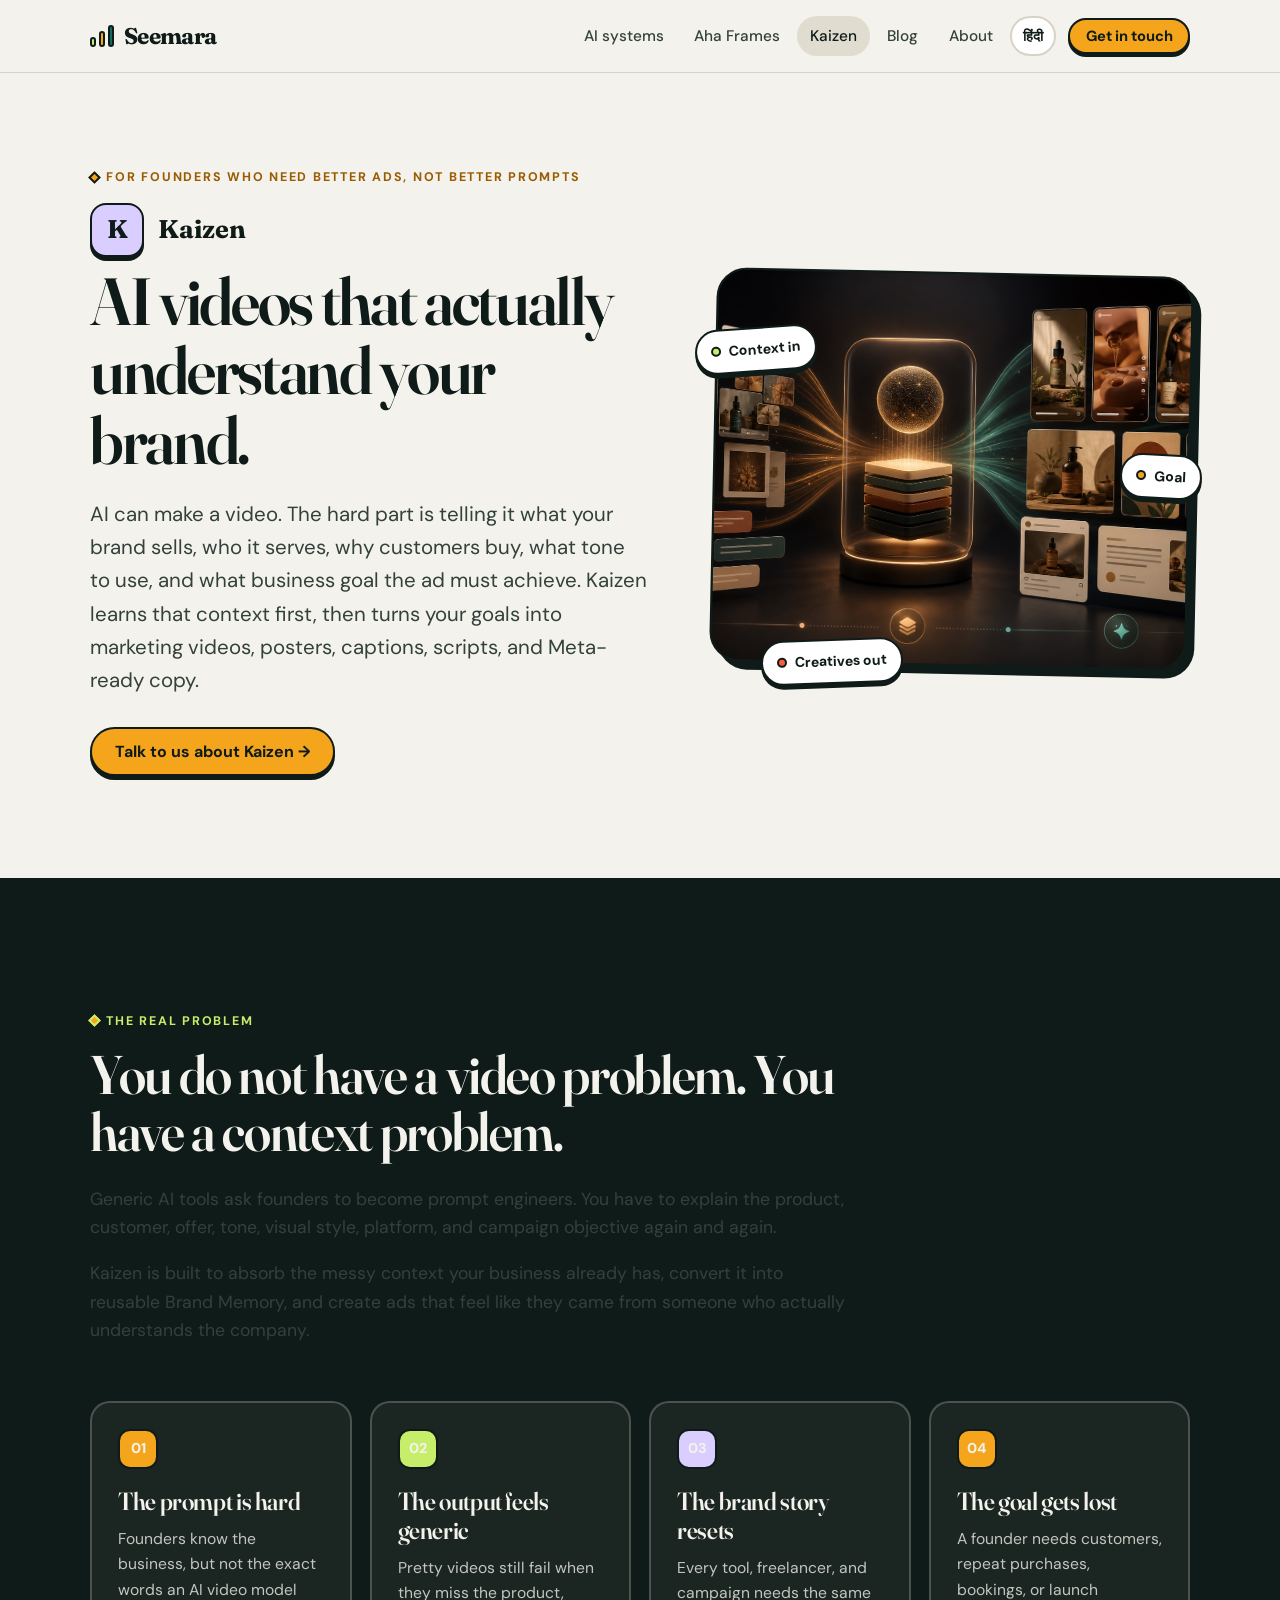
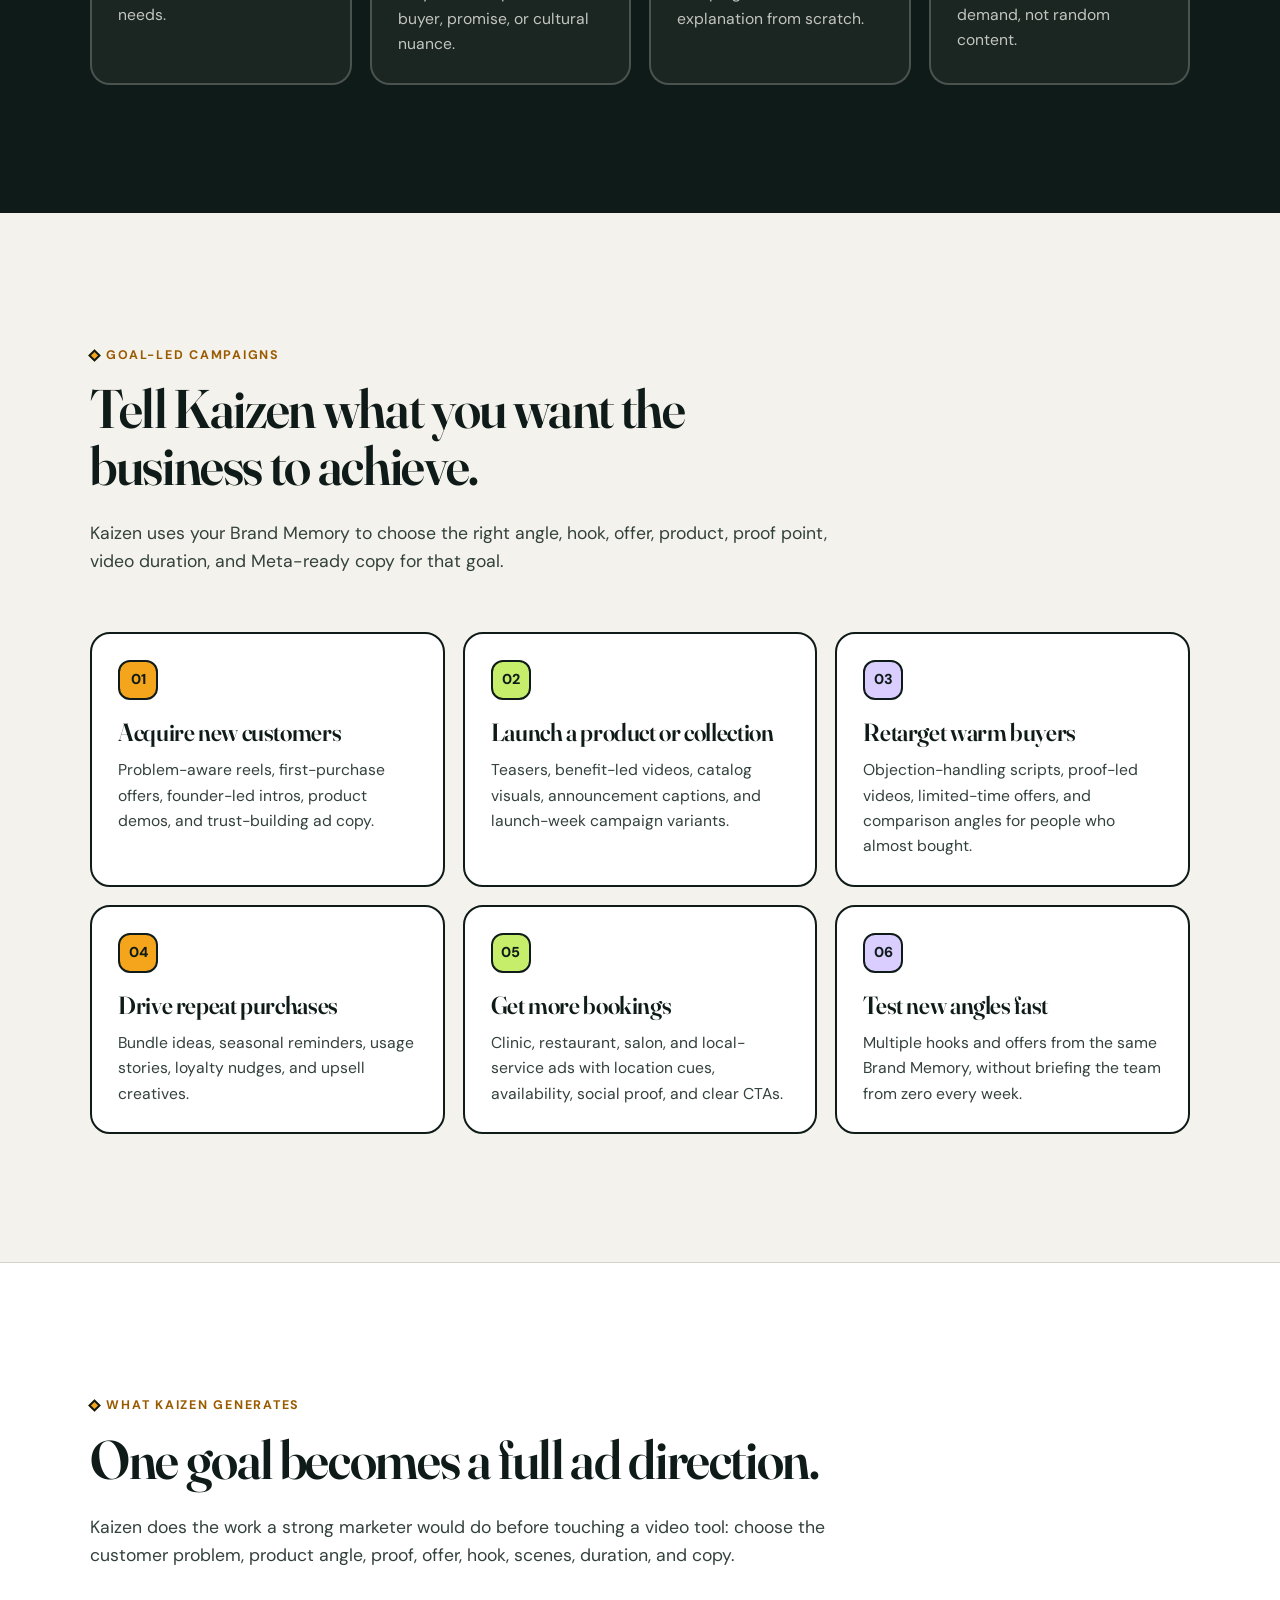
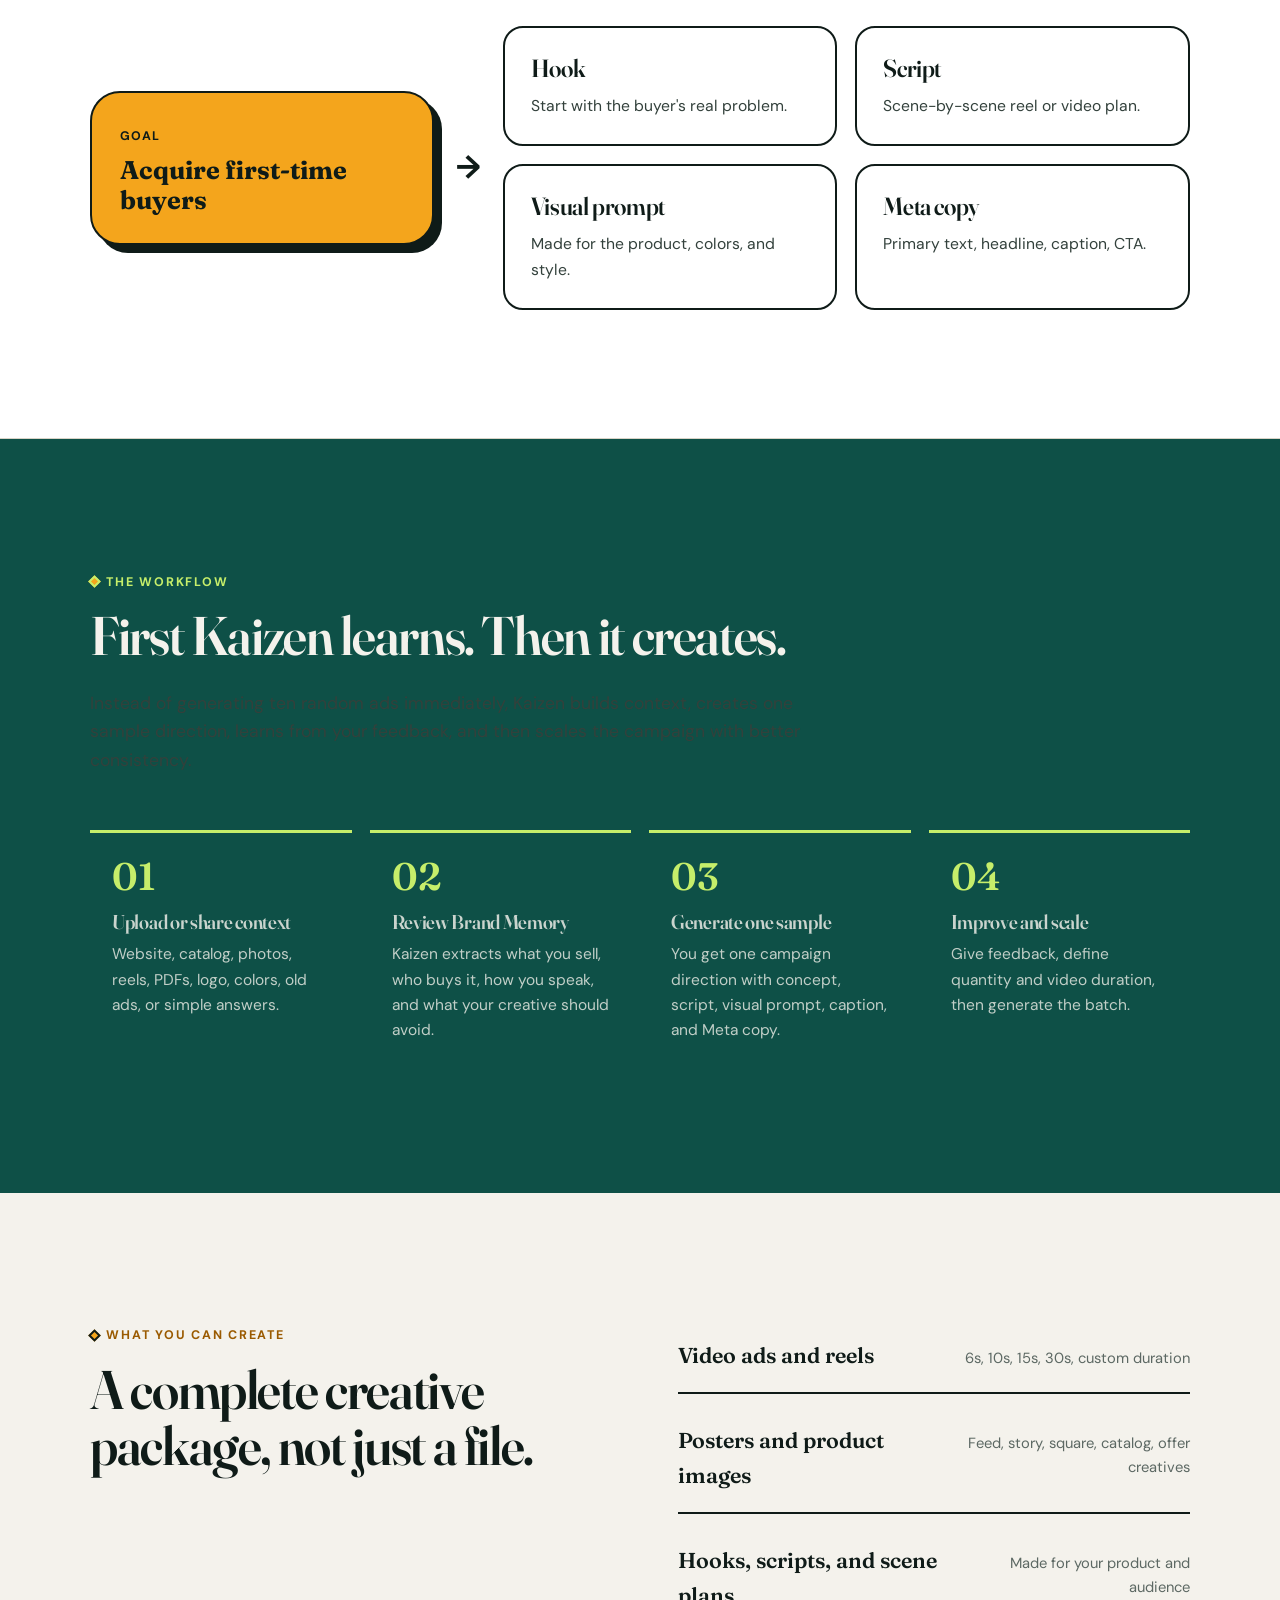
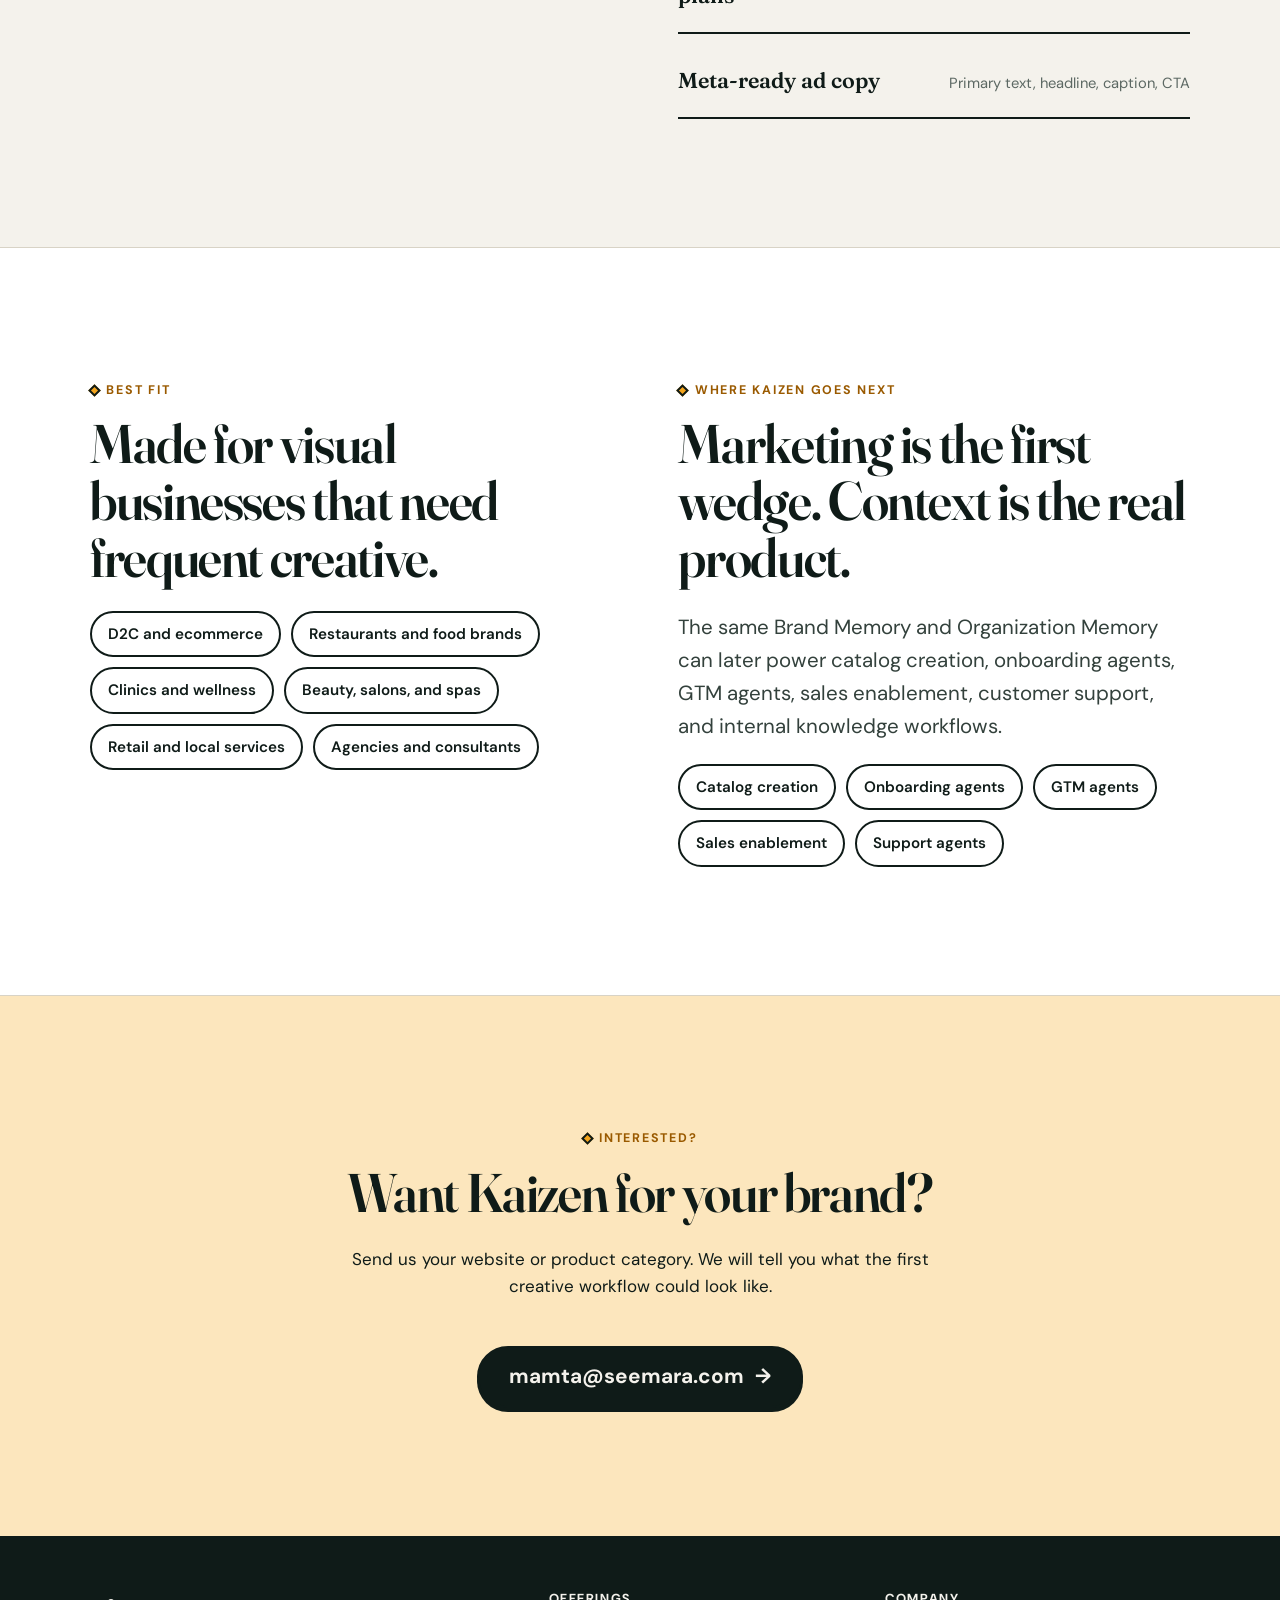
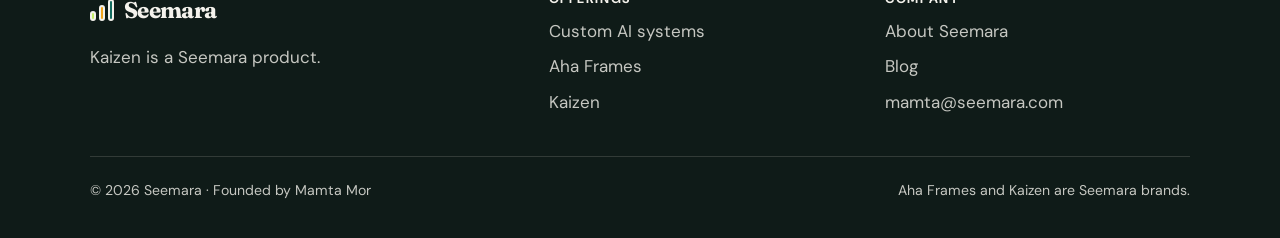
<file: kaizen.html>
<!doctype html>
<html lang="en">
  <head>
    <meta charset="UTF-8" />
    <meta name="viewport" content="width=device-width, initial-scale=1.0" />
    <title>Kaizen by Seemara | AI ad creatives that understand your brand</title>
    <meta name="description" content="Kaizen by Seemara learns your brand from your website, catalog, photos and conversations, then turns business goals into marketing videos, posters, captions and Meta-ready ad copy." />
    <link rel="canonical" href="https://seemara.com/kaizen.html" />
    <meta property="og:type" content="website" />
    <meta property="og:site_name" content="Seemara" />
    <meta property="og:title" content="Kaizen by Seemara | AI ad creatives that understand your brand" />
    <meta property="og:description" content="Kaizen learns your brand once, then turns business goals into reels, posters, captions and Meta-ready copy." />
    <meta property="og:url" content="https://seemara.com/kaizen.html" />
    <meta property="og:image" content="https://seemara.com/assets/kaizen-context-to-creatives.jpg" />
    <meta name="twitter:card" content="summary_large_image" />
    <link rel="icon" href="./assets/seemara-logo.svg" type="image/svg+xml" />
    <link rel="preconnect" href="https://fonts.googleapis.com" />
    <link rel="preconnect" href="https://fonts.gstatic.com" crossorigin />
    <link href="https://fonts.googleapis.com/css2?family=DM+Sans:opsz,wght@9..40,400;9..40,500;9..40,600;9..40,700;9..40,800&family=Fraunces:ital,opsz,wght@0,9..144,500;0,9..144,600;0,9..144,700;1,9..144,500;1,9..144,600&display=swap" rel="stylesheet" />
    <link rel="stylesheet" href="./styles.css" />
    <script type="application/ld+json">
    {
      "@context": "https://schema.org",
      "@type": "SoftwareApplication",
      "name": "Kaizen",
      "url": "https://seemara.com/kaizen.html",
      "applicationCategory": "BusinessApplication",
      "description": "Kaizen learns a brand's products, audience, voice and visual style, then turns a business goal into marketing videos, posters, captions and Meta-ready ad copy.",
      "publisher": {
        "@type": "Organization",
        "@id": "https://seemara.com/#organization",
        "name": "Seemara",
        "url": "https://seemara.com/",
        "founder": { "@type": "Person", "@id": "https://seemara.com/#mamta-mor", "name": "Mamta Mor", "jobTitle": "Founder" }
      }
    }
    </script>
  </head>
  <body>
    <a class="skip-link" href="#main">Skip to content</a>

    <header class="site-header">
      <div class="wrap header-inner">
        <a class="brand" href="./index.html" aria-label="Seemara home">
          <span class="brand-mark" aria-hidden="true"><span></span><span></span><span></span></span>
          <span>Seemara</span>
        </a>
        <nav class="nav-links" aria-label="Primary navigation">
          <a href="./index.html#systems" data-i18n="nav.systems">AI systems</a>
          <a href="https://ahaframes.com" data-i18n="nav.aha">Aha Frames</a>
          <a href="./kaizen.html" aria-current="page">Kaizen</a>
          <a href="./blog/" data-i18n="nav.blog">Blog</a>
          <a href="./about.html" data-i18n="nav.about">About</a>
          <button class="language-toggle" type="button" data-language-toggle aria-label="भाषा हिंदी में बदलें">हिंदी</button>
          <a class="btn btn-sm btn-saffron" href="mailto:mamta@seemara.com?subject=I%27m%20interested%20in%20Kaizen" data-i18n="nav.contact">Get in touch</a>
        </nav>
        <button class="menu-button" type="button" aria-label="Open navigation" aria-expanded="false"><span></span><span></span></button>
      </div>
    </header>

    <main id="main">
      <section class="hero">
        <div class="wrap hero-grid">
          <div>
            <p class="kicker" data-i18n="kaizen.hero.eyebrow">For founders who need better ads, not better prompts</p>
            <div class="kaizen-wordmark"><b aria-hidden="true">K</b><span>Kaizen</span></div>
            <h1 style="font-size:clamp(2.4rem,5.2vw,4.3rem)" data-i18n="kaizen.hero.title">AI videos that actually understand your brand.</h1>
            <p class="lead" data-i18n="kaizen.hero.copy">AI can make a video. The hard part is telling it what your brand sells, who it serves, why customers buy, what tone to use, and what business goal the ad must achieve. Kaizen learns that context first, then turns your goals into marketing videos, posters, captions, scripts, and Meta-ready copy.</p>
            <div class="hero-actions">
              <a class="btn btn-saffron" href="mailto:mamta@seemara.com?subject=I%27m%20interested%20in%20Kaizen" data-i18n="kaizen.hero.cta">Talk to us about Kaizen →</a>
            </div>
          </div>
          <div class="hero-media">
            <div class="hero-frame">
              <img src="./assets/kaizen-context-to-creatives.jpg" alt="Kaizen turns brand context into goal-led marketing creatives" width="1672" height="941" />
            </div>
            <span class="sticker sticker-1"><i></i><strong data-i18n="kaizen.card.input">Context in</strong></span>
            <span class="sticker sticker-2"><i></i><strong data-i18n="kaizen.card.goal">Goal</strong></span>
            <span class="sticker sticker-3"><i></i><strong data-i18n="kaizen.card.output">Creatives out</strong></span>
          </div>
        </div>
      </section>

      <section class="section panel-dark on-dark">
        <div class="wrap">
          <div class="section-head reveal">
            <p class="kicker" data-i18n="kaizen.problem.eyebrow">The real problem</p>
            <h2 data-i18n="kaizen.problem.title">You do not have a video problem. You have a context problem.</h2>
            <p data-i18n="kaizen.problem.p1">Generic AI tools ask founders to become prompt engineers. You have to explain the product, customer, offer, tone, visual style, platform, and campaign objective again and again.</p>
            <p data-i18n="kaizen.problem.p2">Kaizen is built to absorb the messy context your business already has, convert it into reusable Brand Memory, and create ads that feel like they came from someone who actually understands the company.</p>
          </div>
          <div class="grid-4">
            <article class="card reveal"><span class="card-num">01</span><h3 data-i18n="kaizen.pain.one.title">The prompt is hard</h3><p data-i18n="kaizen.pain.one.copy">Founders know the business, but not the exact words an AI video model needs.</p></article>
            <article class="card reveal"><span class="card-num">02</span><h3 data-i18n="kaizen.pain.two.title">The output feels generic</h3><p data-i18n="kaizen.pain.two.copy">Pretty videos still fail when they miss the product, buyer, promise, or cultural nuance.</p></article>
            <article class="card reveal"><span class="card-num">03</span><h3 data-i18n="kaizen.pain.three.title">The brand story resets</h3><p data-i18n="kaizen.pain.three.copy">Every tool, freelancer, and campaign needs the same explanation from scratch.</p></article>
            <article class="card reveal"><span class="card-num">04</span><h3 data-i18n="kaizen.pain.four.title">The goal gets lost</h3><p data-i18n="kaizen.pain.four.copy">A founder needs customers, repeat purchases, bookings, or launch demand, not random content.</p></article>
          </div>
        </div>
      </section>

      <section class="section">
        <div class="wrap">
          <div class="section-head reveal">
            <p class="kicker" data-i18n="kaizen.goals.eyebrow">Goal-led campaigns</p>
            <h2 data-i18n="kaizen.goals.title">Tell Kaizen what you want the business to achieve.</h2>
            <p data-i18n="kaizen.goals.copy">Kaizen uses your Brand Memory to choose the right angle, hook, offer, product, proof point, video duration, and Meta-ready copy for that goal.</p>
          </div>
          <div class="grid-3">
            <article class="card reveal"><span class="card-num">01</span><h3 data-i18n="kaizen.goal.acquire.title">Acquire new customers</h3><p data-i18n="kaizen.goal.acquire.copy">Problem-aware reels, first-purchase offers, founder-led intros, product demos, and trust-building ad copy.</p></article>
            <article class="card reveal"><span class="card-num">02</span><h3 data-i18n="kaizen.goal.launch.title">Launch a product or collection</h3><p data-i18n="kaizen.goal.launch.copy">Teasers, benefit-led videos, catalog visuals, announcement captions, and launch-week campaign variants.</p></article>
            <article class="card reveal"><span class="card-num">03</span><h3 data-i18n="kaizen.goal.retarget.title">Retarget warm buyers</h3><p data-i18n="kaizen.goal.retarget.copy">Objection-handling scripts, proof-led videos, limited-time offers, and comparison angles for people who almost bought.</p></article>
            <article class="card reveal"><span class="card-num">04</span><h3 data-i18n="kaizen.goal.repeat.title">Drive repeat purchases</h3><p data-i18n="kaizen.goal.repeat.copy">Bundle ideas, seasonal reminders, usage stories, loyalty nudges, and upsell creatives.</p></article>
            <article class="card reveal"><span class="card-num">05</span><h3 data-i18n="kaizen.goal.booking.title">Get more bookings</h3><p data-i18n="kaizen.goal.booking.copy">Clinic, restaurant, salon, and local-service ads with location cues, availability, social proof, and clear CTAs.</p></article>
            <article class="card reveal"><span class="card-num">06</span><h3 data-i18n="kaizen.goal.test.title">Test new angles fast</h3><p data-i18n="kaizen.goal.test.copy">Multiple hooks and offers from the same Brand Memory, without briefing the team from zero every week.</p></article>
          </div>
        </div>
      </section>

      <section class="section panel-white">
        <div class="wrap">
          <div class="section-head reveal">
            <p class="kicker" data-i18n="kaizen.map.eyebrow">What Kaizen generates</p>
            <h2 data-i18n="kaizen.map.title">One goal becomes a full ad direction.</h2>
            <p data-i18n="kaizen.map.copy">Kaizen does the work a strong marketer would do before touching a video tool: choose the customer problem, product angle, proof, offer, hook, scenes, duration, and copy.</p>
          </div>
          <div class="flow reveal">
            <div class="flow-goal"><span data-i18n="kaizen.map.goal.label">Goal</span><strong data-i18n="kaizen.map.goal.title">Acquire first-time buyers</strong></div>
            <div class="flow-arrow" aria-hidden="true">→</div>
            <div class="grid-2">
              <article class="card"><h3 data-i18n="kaizen.map.hook.title">Hook</h3><p data-i18n="kaizen.map.hook.copy">Start with the buyer's real problem.</p></article>
              <article class="card"><h3 data-i18n="kaizen.map.script.title">Script</h3><p data-i18n="kaizen.map.script.copy">Scene-by-scene reel or video plan.</p></article>
              <article class="card"><h3 data-i18n="kaizen.map.visual.title">Visual prompt</h3><p data-i18n="kaizen.map.visual.copy">Made for the product, colors, and style.</p></article>
              <article class="card"><h3 data-i18n="kaizen.map.copy.title">Meta copy</h3><p data-i18n="kaizen.map.copy.copy">Primary text, headline, caption, CTA.</p></article>
            </div>
          </div>
        </div>
      </section>

      <section class="section panel-teal on-dark">
        <div class="wrap">
          <div class="section-head reveal">
            <p class="kicker" data-i18n="kaizen.workflow.eyebrow">The workflow</p>
            <h2 data-i18n="kaizen.workflow.title">First Kaizen learns. Then it creates.</h2>
            <p data-i18n="kaizen.workflow.copy">Instead of generating ten random ads immediately, Kaizen builds context, creates one sample direction, learns from your feedback, and then scales the campaign with better consistency.</p>
          </div>
          <ol class="steps">
            <li class="reveal"><h3 data-i18n="kaizen.step.one.title">Upload or share context</h3><p data-i18n="kaizen.step.one.copy">Website, catalog, photos, reels, PDFs, logo, colors, old ads, or simple answers.</p></li>
            <li class="reveal"><h3 data-i18n="kaizen.step.two.title">Review Brand Memory</h3><p data-i18n="kaizen.step.two.copy">Kaizen extracts what you sell, who buys it, how you speak, and what your creative should avoid.</p></li>
            <li class="reveal"><h3 data-i18n="kaizen.step.three.title">Generate one sample</h3><p data-i18n="kaizen.step.three.copy">You get one campaign direction with concept, script, visual prompt, caption, and Meta copy.</p></li>
            <li class="reveal"><h3 data-i18n="kaizen.step.four.title">Improve and scale</h3><p data-i18n="kaizen.step.four.copy">Give feedback, define quantity and video duration, then generate the batch.</p></li>
          </ol>
        </div>
      </section>

      <section class="section">
        <div class="wrap grid-2" style="gap:clamp(32px,6vw,80px);align-items:start">
          <div class="reveal">
            <p class="kicker" data-i18n="kaizen.outputs.label">What you can create</p>
            <h2 data-i18n="kaizen.outputs.title">A complete creative package, not just a file.</h2>
          </div>
          <div class="output-list reveal">
            <div><span data-i18n="kaizen.output.video">Video ads and reels</span><small data-i18n="kaizen.output.video.detail">6s, 10s, 15s, 30s, custom duration</small></div>
            <div><span data-i18n="kaizen.output.poster">Posters and product images</span><small data-i18n="kaizen.output.poster.detail">Feed, story, square, catalog, offer creatives</small></div>
            <div><span data-i18n="kaizen.output.script">Hooks, scripts, and scene plans</span><small data-i18n="kaizen.output.script.detail">Made for your product and audience</small></div>
            <div><span data-i18n="kaizen.output.copy">Meta-ready ad copy</span><small data-i18n="kaizen.output.copy.detail">Primary text, headline, caption, CTA</small></div>
          </div>
        </div>
      </section>

      <section class="section panel-white">
        <div class="wrap grid-2" style="gap:clamp(32px,6vw,80px)">
          <div class="reveal">
            <p class="kicker" data-i18n="kaizen.fit.eyebrow">Best fit</p>
            <h2 data-i18n="kaizen.fit.title">Made for visual businesses that need frequent creative.</h2>
            <div class="chips">
              <span data-i18n="kaizen.fit.d2c">D2C and ecommerce</span>
              <span data-i18n="kaizen.fit.food">Restaurants and food brands</span>
              <span data-i18n="kaizen.fit.clinics">Clinics and wellness</span>
              <span data-i18n="kaizen.fit.beauty">Beauty, salons, and spas</span>
              <span data-i18n="kaizen.fit.retail">Retail and local services</span>
              <span data-i18n="kaizen.fit.agencies">Agencies and consultants</span>
            </div>
          </div>
          <div class="reveal">
            <p class="kicker" data-i18n="kaizen.beyond.eyebrow">Where Kaizen goes next</p>
            <h2 data-i18n="kaizen.beyond.title">Marketing is the first wedge. Context is the real product.</h2>
            <p class="lead" data-i18n="kaizen.beyond.copy">The same Brand Memory and Organization Memory can later power catalog creation, onboarding agents, GTM agents, sales enablement, customer support, and internal knowledge workflows.</p>
            <div class="chips">
              <span data-i18n="kaizen.beyond.catalog">Catalog creation</span>
              <span data-i18n="kaizen.beyond.onboarding">Onboarding agents</span>
              <span data-i18n="kaizen.beyond.gtm">GTM agents</span>
              <span data-i18n="kaizen.beyond.sales">Sales enablement</span>
              <span data-i18n="kaizen.beyond.support">Support agents</span>
            </div>
          </div>
        </div>
      </section>

      <section class="section panel-saffron cta-band">
        <div class="wrap reveal">
          <p class="kicker" data-i18n="kaizen.contact.eyebrow">Interested?</p>
          <h2 data-i18n="kaizen.contact.title">Want Kaizen for your brand?</h2>
          <p data-i18n="kaizen.contact.copy">Send us your website or product category. We will tell you what the first creative workflow could look like.</p>
          <a class="btn cta-email" href="mailto:mamta@seemara.com?subject=I%27m%20interested%20in%20Kaizen">mamta@seemara.com <span class="arrow" aria-hidden="true">→</span></a>
        </div>
      </section>
    </main>

    <footer class="site-footer">
      <div class="wrap">
        <div class="footer-grid">
          <div>
            <a class="brand" href="./index.html"><span class="brand-mark" aria-hidden="true"><span></span><span></span><span></span></span><span>Seemara</span></a>
            <p style="margin-top:14px" data-i18n="footer.kaizen">Kaizen is a Seemara product.</p>
          </div>
          <div>
            <h4>Offerings</h4>
            <ul>
              <li><a href="./index.html#systems">Custom AI systems</a></li>
              <li><a href="https://ahaframes.com">Aha Frames</a></li>
              <li><a href="./kaizen.html">Kaizen</a></li>
            </ul>
          </div>
          <div>
            <h4>Company</h4>
            <ul>
              <li><a href="./about.html">About Seemara</a></li>
              <li><a href="./blog/">Blog</a></li>
              <li><a href="mailto:mamta@seemara.com">mamta@seemara.com</a></li>
            </ul>
          </div>
        </div>
        <div class="footer-base"><span>© <span data-year></span> Seemara · Founded by Mamta Mor</span><span>Aha Frames and Kaizen are Seemara brands.</span></div>
      </div>
    </footer>
    <script src="./script.js"></script>
  </body>
</html>
</file>
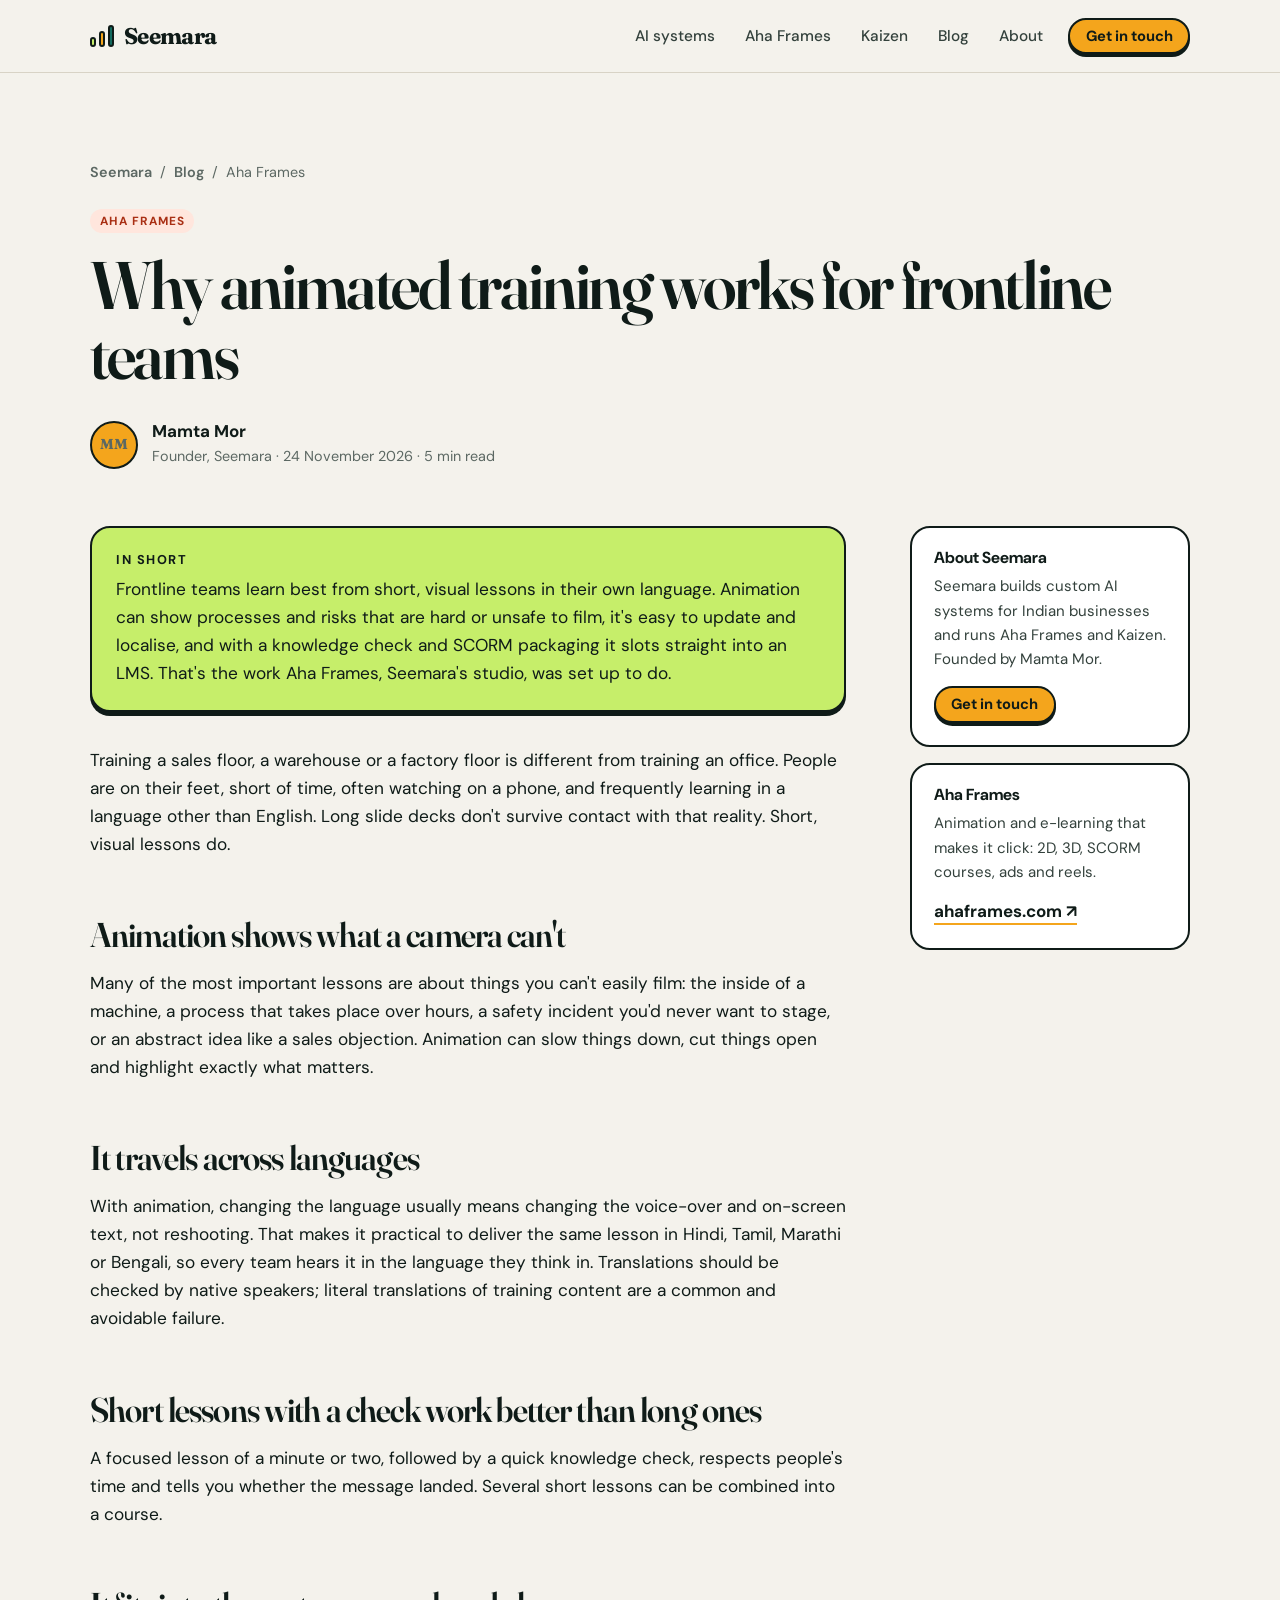
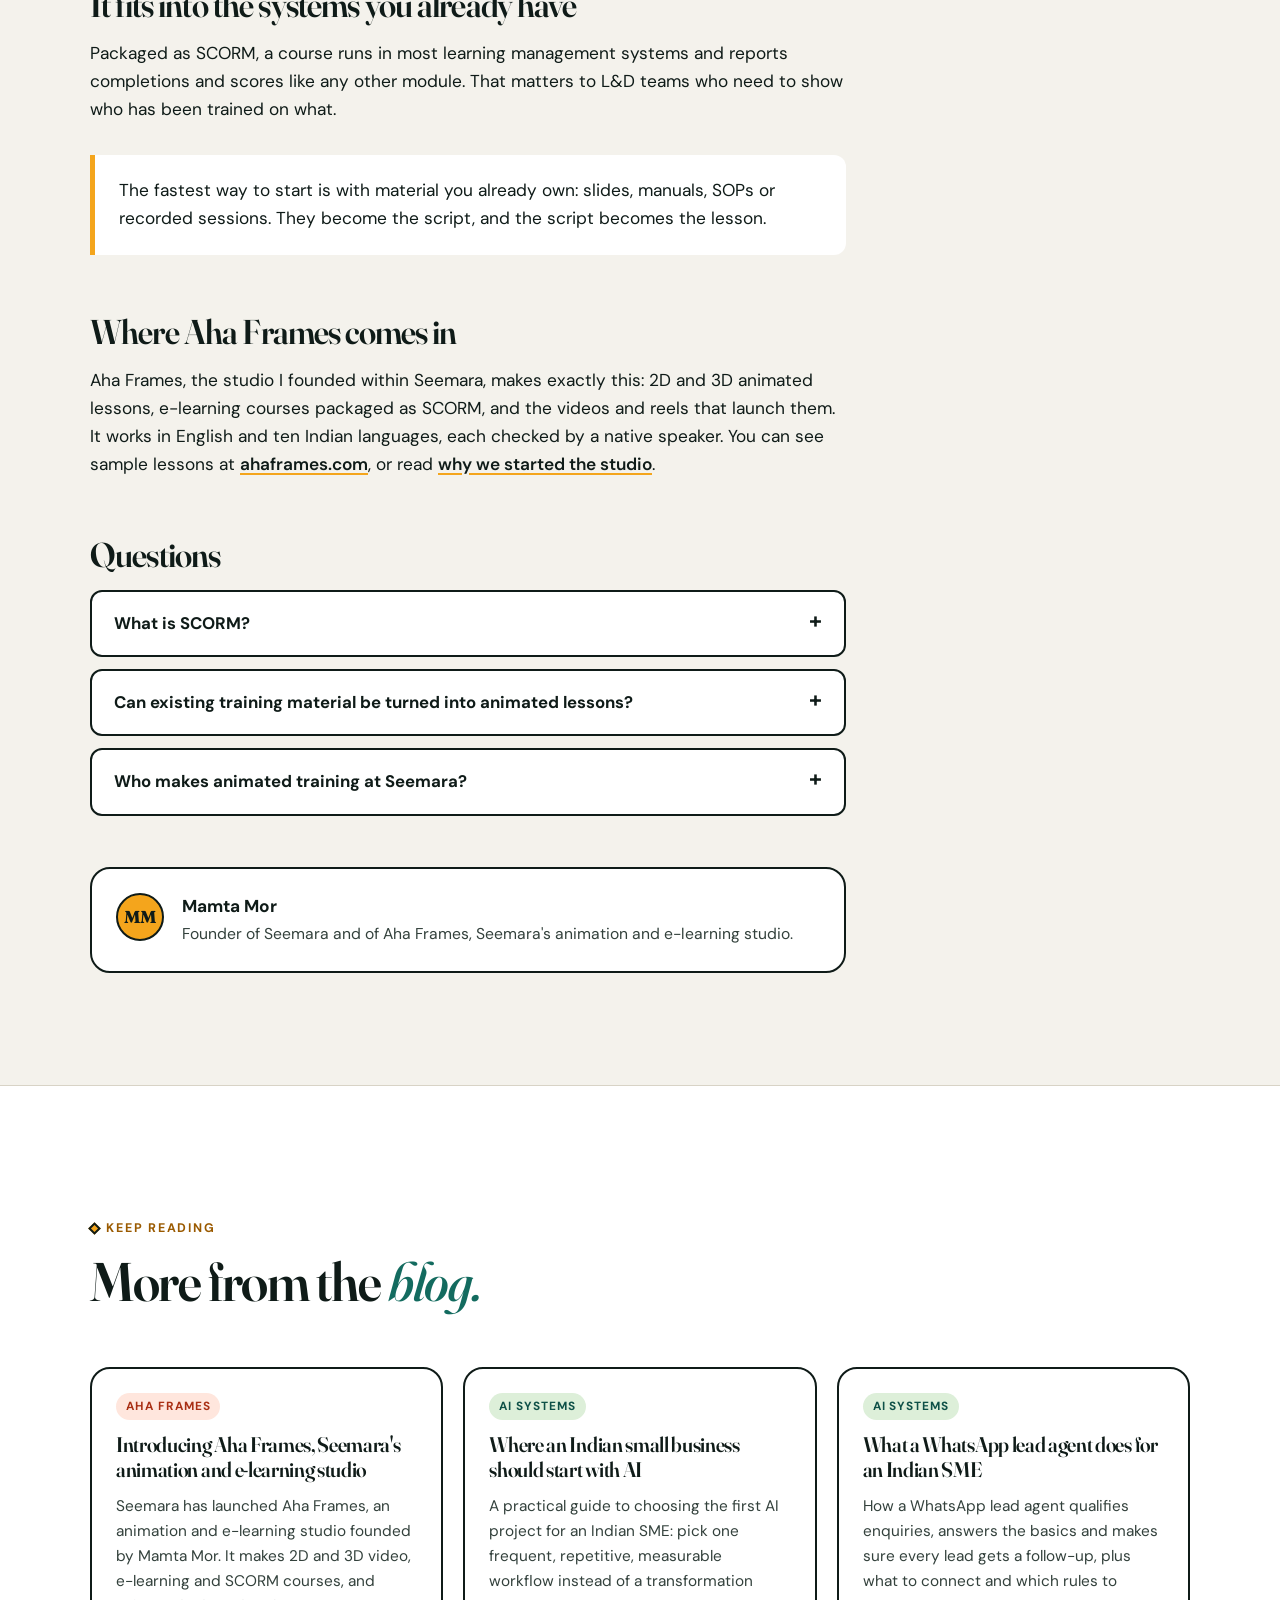
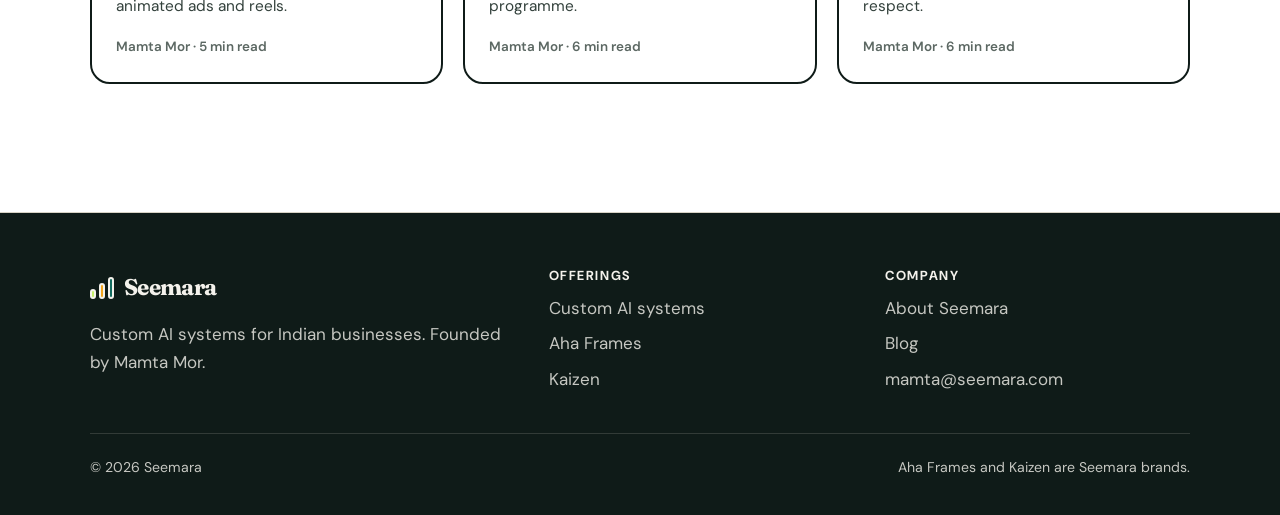
<file: blog/animated-training-videos-for-frontline-teams.html>
<!doctype html>
<html lang="en">
  <head>
    <meta charset="UTF-8" />
    <meta name="viewport" content="width=device-width, initial-scale=1.0" />
    <title>Why animated training works for frontline teams | Seemara</title>
    <meta name="description" content="Why animation and short e-learning lessons suit frontline training: showing what can&#x27;t be filmed, many languages, consistent messages and SCORM-ready courses." />
    <meta name="author" content="Mamta Mor" />
    <link rel="canonical" href="https://seemara.com/blog/animated-training-videos-for-frontline-teams.html" />
    <meta property="og:type" content="article" />
    <meta property="og:site_name" content="Seemara" />
    <meta property="og:title" content="Why animated training works for frontline teams | Seemara" />
    <meta property="og:description" content="Why animation and short e-learning lessons suit frontline training: showing what can&#x27;t be filmed, many languages, consistent messages and SCORM-ready courses." />
    <meta property="og:url" content="https://seemara.com/blog/animated-training-videos-for-frontline-teams.html" />
    <meta property="og:image" content="https://seemara.com/assets/aha-frames-2d-sample.jpg" />
    <meta name="twitter:card" content="summary_large_image" />
    <link rel="icon" href="../assets/seemara-logo.svg" type="image/svg+xml" />
    <link rel="alternate" type="text/plain" title="LLM summary" href="https://seemara.com/llms.txt" />
    <link rel="preconnect" href="https://fonts.googleapis.com" />
    <link rel="preconnect" href="https://fonts.gstatic.com" crossorigin />
    <link href="https://fonts.googleapis.com/css2?family=DM+Sans:opsz,wght@9..40,400;9..40,500;9..40,600;9..40,700;9..40,800&family=Fraunces:ital,opsz,wght@0,9..144,500;0,9..144,600;0,9..144,700;1,9..144,500;1,9..144,600&display=swap" rel="stylesheet" />
    <link rel="stylesheet" href="../styles.css" />
    <script type="application/ld+json">
{
  "@context": "https://schema.org",
  "@graph": [
    {
      "@type": "BlogPosting",
      "@id": "https://seemara.com/blog/animated-training-videos-for-frontline-teams.html#article",
      "headline": "Why animated training works for frontline teams",
      "description": "Why animation and short e-learning lessons suit frontline training: showing what can't be filmed, many languages, consistent messages and SCORM-ready courses.",
      "url": "https://seemara.com/blog/animated-training-videos-for-frontline-teams.html",
      "mainEntityOfPage": "https://seemara.com/blog/animated-training-videos-for-frontline-teams.html",
      "image": "https://seemara.com/assets/aha-frames-2d-sample.jpg",
      "datePublished": "2026-11-24",
      "dateModified": "2026-11-24",
      "inLanguage": "en-IN",
      "author": {
        "@id": "https://seemara.com/#mamta-mor"
      },
      "publisher": {
        "@id": "https://seemara.com/#organization"
      },
      "about": "Aha Frames",
      "isPartOf": {
        "@id": "https://seemara.com/blog/#blog"
      }
    },
    {
      "@type": "Person",
      "@id": "https://seemara.com/#mamta-mor",
      "name": "Mamta Mor",
      "jobTitle": "Founder",
      "url": "https://seemara.com/about.html#mamta-mor",
      "worksFor": {
        "@id": "https://seemara.com/#organization"
      }
    },
    {
      "@type": "Organization",
      "@id": "https://seemara.com/#organization",
      "name": "Seemara",
      "url": "https://seemara.com/",
      "logo": "https://seemara.com/assets/seemara-logo.svg",
      "email": "mamta@seemara.com",
      "founder": {
        "@id": "https://seemara.com/#mamta-mor"
      }
    },
    {
      "@type": "FAQPage",
      "@id": "https://seemara.com/blog/animated-training-videos-for-frontline-teams.html#faq",
      "mainEntity": [
        {
          "@type": "Question",
          "name": "What is SCORM?",
          "acceptedAnswer": {
            "@type": "Answer",
            "text": "SCORM is a common standard for packaging e-learning so it runs in a learning management system and reports completion and scores."
          }
        },
        {
          "@type": "Question",
          "name": "Can existing training material be turned into animated lessons?",
          "acceptedAnswer": {
            "@type": "Answer",
            "text": "Yes. Slides, manuals, SOPs and recordings are a good starting point for scripts."
          }
        },
        {
          "@type": "Question",
          "name": "Who makes animated training at Seemara?",
          "acceptedAnswer": {
            "@type": "Answer",
            "text": "Aha Frames, Seemara's animation and e-learning studio, founded by Mamta Mor."
          }
        }
      ]
    },
    {
      "@type": "BreadcrumbList",
      "itemListElement": [
        {
          "@type": "ListItem",
          "position": 1,
          "name": "Seemara",
          "item": "https://seemara.com/"
        },
        {
          "@type": "ListItem",
          "position": 2,
          "name": "Blog",
          "item": "https://seemara.com/blog/"
        },
        {
          "@type": "ListItem",
          "position": 3,
          "name": "Why animated training works for frontline teams",
          "item": "https://seemara.com/blog/animated-training-videos-for-frontline-teams.html"
        }
      ]
    }
  ]
}
    </script>
  </head>
  <body>
    <a class="skip-link" href="#main">Skip to content</a>
    <header class="site-header">
      <div class="wrap header-inner">
        <a class="brand" href="../index.html" aria-label="Seemara home">
          <span class="brand-mark" aria-hidden="true"><span></span><span></span><span></span></span>
          <span>Seemara</span>
        </a>
        <nav class="nav-links" aria-label="Primary navigation">
          <a href="../index.html#systems">AI systems</a>
          <a href="https://ahaframes.com">Aha Frames</a>
          <a href="../kaizen.html">Kaizen</a>
          <a href="../blog/">Blog</a>
          <a href="../about.html">About</a>
          <a class="btn btn-sm btn-saffron" href="mailto:mamta@seemara.com">Get in touch</a>
        </nav>
        <button class="menu-button" type="button" aria-label="Open navigation" aria-expanded="false"><span></span><span></span></button>
      </div>
    </header>

    <main id="main">
      <article>
        <header class="page-hero">
          <div class="wrap">
            <ol class="breadcrumb"><li><a href="../index.html">Seemara</a></li><li><a href="./">Blog</a></li><li>Aha Frames</li></ol>
            <span class="post-topic aha">Aha Frames</span>
            <h1 style="margin-top:16px">Why animated training works for frontline teams</h1>
            <div class="byline">
              <span class="byline-avatar" aria-hidden="true">MM</span>
              <div><strong>Mamta Mor</strong><span>Founder, Seemara · <time datetime="2026-11-24">24 November 2026</time> · 5 min read</span></div>
            </div>
          </div>
        </header>
        <div class="wrap article">
          <div class="article-grid">
            <div class="prose">
              <div class="tldr"><strong>In short</strong><p>Frontline teams learn best from short, visual lessons in their own language. Animation can show processes and risks that are hard or unsafe to film, it&#x27;s easy to update and localise, and with a knowledge check and SCORM packaging it slots straight into an LMS. That&#x27;s the work Aha Frames, Seemara&#x27;s studio, was set up to do.</p></div>
<p>Training a sales floor, a warehouse or a factory floor is different from training an office. People are on their feet, short of time, often watching on a phone, and frequently learning in a language other than English. Long slide decks don't survive contact with that reality. Short, visual lessons do.</p>

<h2>Animation shows what a camera can't</h2>
<p>Many of the most important lessons are about things you can't easily film: the inside of a machine, a process that takes place over hours, a safety incident you'd never want to stage, or an abstract idea like a sales objection. Animation can slow things down, cut things open and highlight exactly what matters.</p>

<h2>It travels across languages</h2>
<p>With animation, changing the language usually means changing the voice-over and on-screen text, not reshooting. That makes it practical to deliver the same lesson in Hindi, Tamil, Marathi or Bengali, so every team hears it in the language they think in. Translations should be checked by native speakers; literal translations of training content are a common and avoidable failure.</p>

<h2>Short lessons with a check work better than long ones</h2>
<p>A focused lesson of a minute or two, followed by a quick knowledge check, respects people's time and tells you whether the message landed. Several short lessons can be combined into a course.</p>

<h2>It fits into the systems you already have</h2>
<p>Packaged as SCORM, a course runs in most learning management systems and reports completions and scores like any other module. That matters to L&amp;D teams who need to show who has been trained on what.</p>

<div class="callout"><p>The fastest way to start is with material you already own: slides, manuals, SOPs or recorded sessions. They become the script, and the script becomes the lesson.</p></div>

<h2>Where Aha Frames comes in</h2>
<p>Aha Frames, the studio I founded within Seemara, makes exactly this: 2D and 3D animated lessons, e-learning courses packaged as SCORM, and the videos and reels that launch them. It works in English and ten Indian languages, each checked by a native speaker. You can see sample lessons at <a href="https://ahaframes.com">ahaframes.com</a>, or read <a href="introducing-aha-frames.html">why we started the studio</a>.</p>
              <h2>Questions</h2>
              <div class="faq">
            <details><summary>What is SCORM?</summary><p>SCORM is a common standard for packaging e-learning so it runs in a learning management system and reports completion and scores.</p></details>
            <details><summary>Can existing training material be turned into animated lessons?</summary><p>Yes. Slides, manuals, SOPs and recordings are a good starting point for scripts.</p></details>
            <details><summary>Who makes animated training at Seemara?</summary><p>Aha Frames, Seemara&#x27;s animation and e-learning studio, founded by Mamta Mor.</p></details>
              </div>
              <div class="author-box">
                <span class="byline-avatar" aria-hidden="true">MM</span>
                <div><strong>Mamta Mor</strong><p>Founder of Seemara and of Aha Frames, Seemara's animation and e-learning studio.</p></div>
              </div>
            </div>
            <aside class="article-aside" aria-label="About Seemara">
              <div class="aside-card">
                <h4>About Seemara</h4>
                <p>Seemara builds custom AI systems for Indian businesses and runs Aha Frames and Kaizen. Founded by Mamta Mor.</p>
                <a class="btn btn-sm btn-saffron" href="mailto:mamta@seemara.com">Get in touch</a>
              </div>
              <div class="aside-card">
                <h4>Aha Frames</h4>
                <p>Animation and e-learning that makes it click: 2D, 3D, SCORM courses, ads and reels.</p>
                <a class="text-link" href="https://ahaframes.com">ahaframes.com ↗</a>
              </div>
            </aside>
          </div>
        </div>
      </article>
      <section class="section panel-white">
        <div class="wrap">
          <div class="section-head"><p class="kicker">Keep reading</p><h2>More from the <em>blog.</em></h2></div>
          <div class="posts">
            <a class="post-card reveal" href="introducing-aha-frames.html">
              <span class="post-topic aha">Aha Frames</span>
              <h3>Introducing Aha Frames, Seemara&#x27;s animation and e-learning studio</h3>
              <p>Seemara has launched Aha Frames, an animation and e-learning studio founded by Mamta Mor. It makes 2D and 3D video, e-learning and SCORM courses, and animated ads and reels.</p>
              <span class="post-meta">Mamta Mor · 5 min read</span>
            </a>
            <a class="post-card reveal" href="where-indian-smes-should-start-with-ai.html">
              <span class="post-topic systems">AI systems</span>
              <h3>Where an Indian small business should start with AI</h3>
              <p>A practical guide to choosing the first AI project for an Indian SME: pick one frequent, repetitive, measurable workflow instead of a transformation programme.</p>
              <span class="post-meta">Mamta Mor · 6 min read</span>
            </a>
            <a class="post-card reveal" href="whatsapp-lead-agent-guide.html">
              <span class="post-topic systems">AI systems</span>
              <h3>What a WhatsApp lead agent does for an Indian SME</h3>
              <p>How a WhatsApp lead agent qualifies enquiries, answers the basics and makes sure every lead gets a follow-up, plus what to connect and which rules to respect.</p>
              <span class="post-meta">Mamta Mor · 6 min read</span>
            </a>
          </div>
        </div>
      </section>
    </main>

    <footer class="site-footer">
      <div class="wrap">
        <div class="footer-grid">
          <div>
            <a class="brand" href="../index.html"><span class="brand-mark" aria-hidden="true"><span></span><span></span><span></span></span><span>Seemara</span></a>
            <p style="margin-top:14px">Custom AI systems for Indian businesses. Founded by Mamta Mor.</p>
          </div>
          <div>
            <h4>Offerings</h4>
            <ul>
              <li><a href="../index.html#systems">Custom AI systems</a></li>
              <li><a href="https://ahaframes.com">Aha Frames</a></li>
              <li><a href="../kaizen.html">Kaizen</a></li>
            </ul>
          </div>
          <div>
            <h4>Company</h4>
            <ul>
              <li><a href="../about.html">About Seemara</a></li>
              <li><a href="../blog/">Blog</a></li>
              <li><a href="mailto:mamta@seemara.com">mamta@seemara.com</a></li>
            </ul>
          </div>
        </div>
        <div class="footer-base"><span>© <span data-year></span> Seemara</span><span>Aha Frames and Kaizen are Seemara brands.</span></div>
      </div>
    </footer>
    <script src="../script.js"></script>
  </body>
</html>
</file>
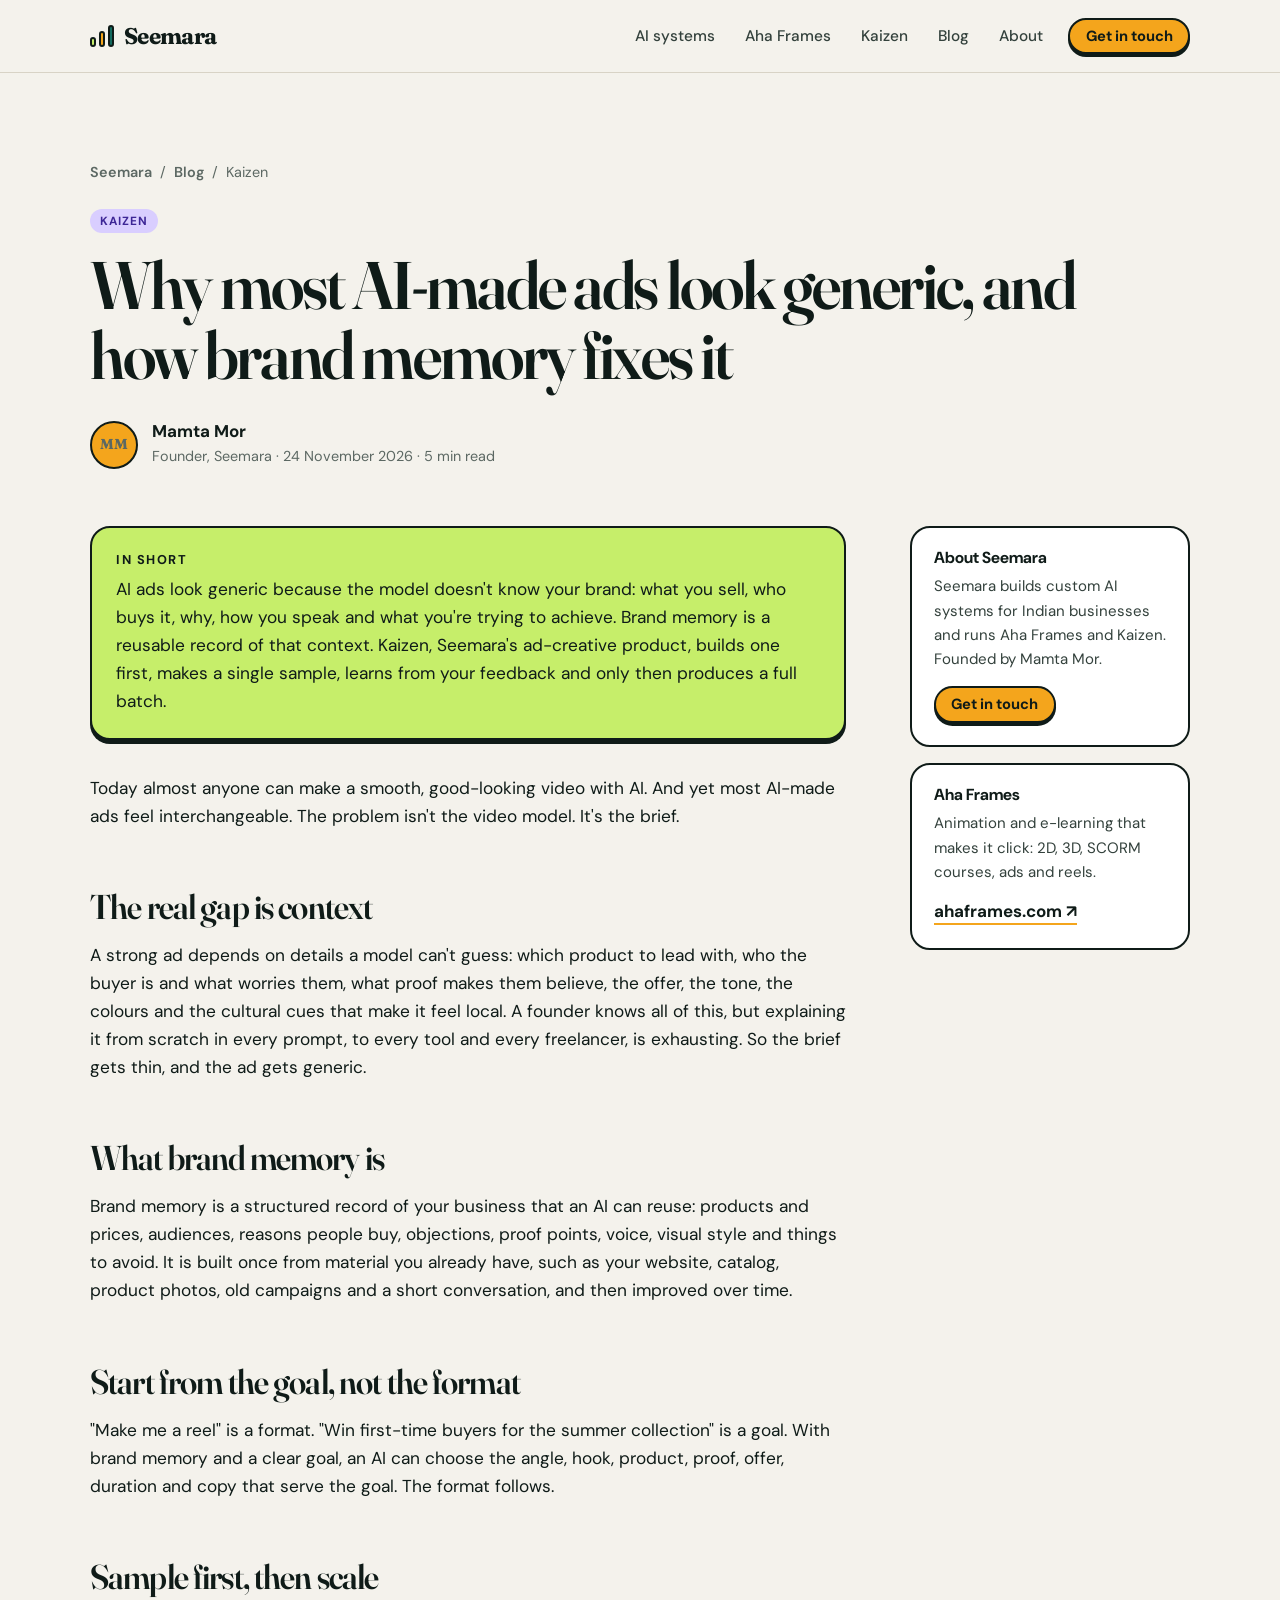
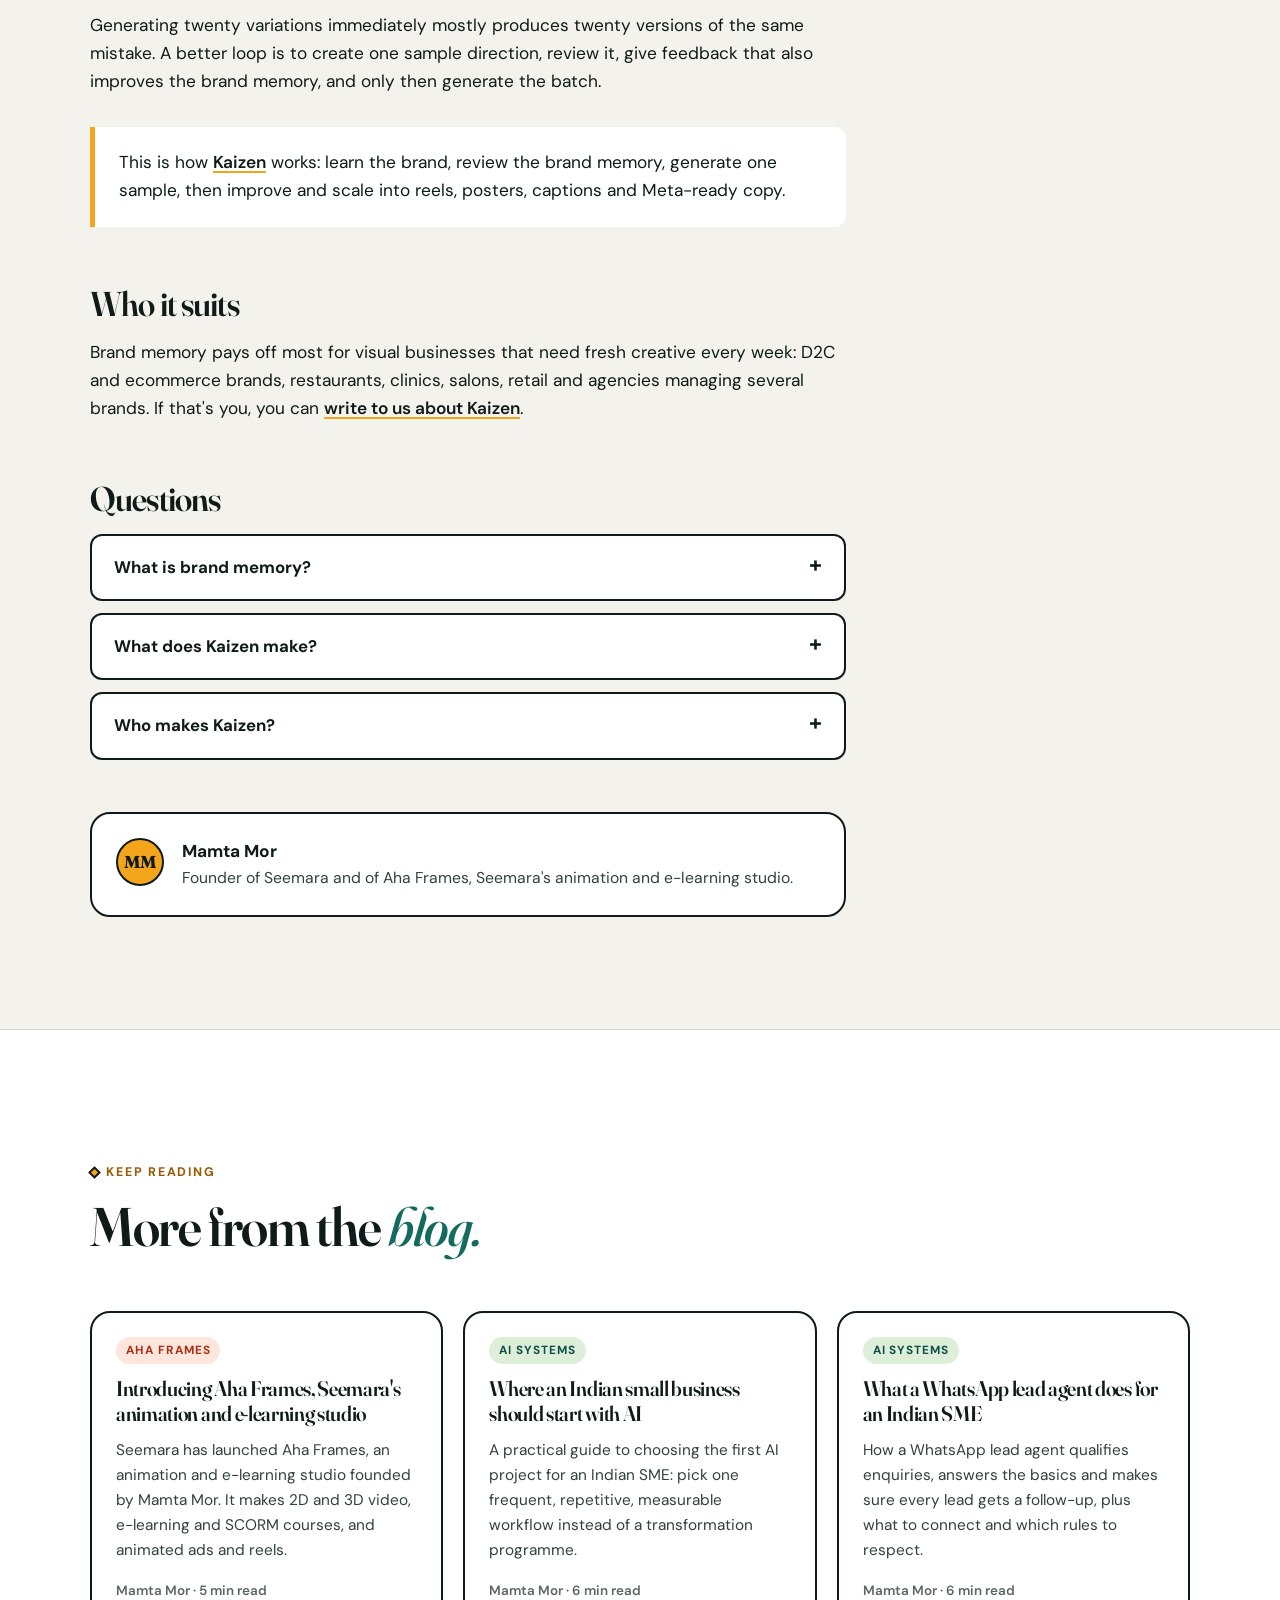
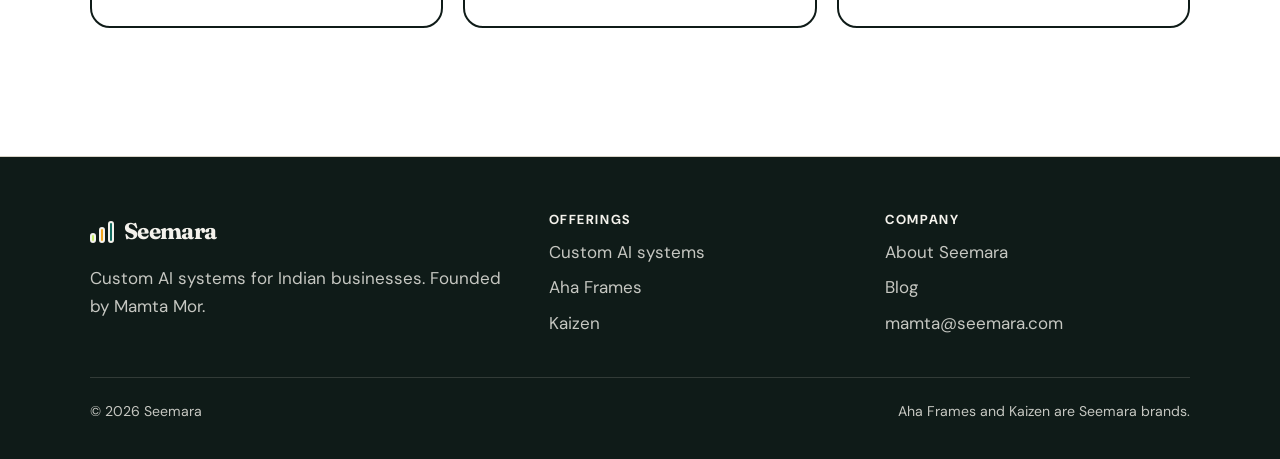
<file: blog/brand-memory-ai-ads.html>
<!doctype html>
<html lang="en">
  <head>
    <meta charset="UTF-8" />
    <meta name="viewport" content="width=device-width, initial-scale=1.0" />
    <title>Why most AI-made ads look generic, and how brand memory fixes it | Seemara</title>
    <meta name="description" content="AI video tools can produce polished ads that still miss the product, the buyer and the goal. Brand memory gives the model the context it lacks. Here&#x27;s how Kaizen uses it." />
    <meta name="author" content="Mamta Mor" />
    <link rel="canonical" href="https://seemara.com/blog/brand-memory-ai-ads.html" />
    <meta property="og:type" content="article" />
    <meta property="og:site_name" content="Seemara" />
    <meta property="og:title" content="Why most AI-made ads look generic, and how brand memory fixes it | Seemara" />
    <meta property="og:description" content="AI video tools can produce polished ads that still miss the product, the buyer and the goal. Brand memory gives the model the context it lacks. Here&#x27;s how Kaizen uses it." />
    <meta property="og:url" content="https://seemara.com/blog/brand-memory-ai-ads.html" />
    <meta property="og:image" content="https://seemara.com/assets/kaizen-context-to-creatives.jpg" />
    <meta name="twitter:card" content="summary_large_image" />
    <link rel="icon" href="../assets/seemara-logo.svg" type="image/svg+xml" />
    <link rel="alternate" type="text/plain" title="LLM summary" href="https://seemara.com/llms.txt" />
    <link rel="preconnect" href="https://fonts.googleapis.com" />
    <link rel="preconnect" href="https://fonts.gstatic.com" crossorigin />
    <link href="https://fonts.googleapis.com/css2?family=DM+Sans:opsz,wght@9..40,400;9..40,500;9..40,600;9..40,700;9..40,800&family=Fraunces:ital,opsz,wght@0,9..144,500;0,9..144,600;0,9..144,700;1,9..144,500;1,9..144,600&display=swap" rel="stylesheet" />
    <link rel="stylesheet" href="../styles.css" />
    <script type="application/ld+json">
{
  "@context": "https://schema.org",
  "@graph": [
    {
      "@type": "BlogPosting",
      "@id": "https://seemara.com/blog/brand-memory-ai-ads.html#article",
      "headline": "Why most AI-made ads look generic, and how brand memory fixes it",
      "description": "AI video tools can produce polished ads that still miss the product, the buyer and the goal. Brand memory gives the model the context it lacks. Here's how Kaizen uses it.",
      "url": "https://seemara.com/blog/brand-memory-ai-ads.html",
      "mainEntityOfPage": "https://seemara.com/blog/brand-memory-ai-ads.html",
      "image": "https://seemara.com/assets/kaizen-context-to-creatives.jpg",
      "datePublished": "2026-11-24",
      "dateModified": "2026-11-24",
      "inLanguage": "en-IN",
      "author": {
        "@id": "https://seemara.com/#mamta-mor"
      },
      "publisher": {
        "@id": "https://seemara.com/#organization"
      },
      "about": "Kaizen",
      "isPartOf": {
        "@id": "https://seemara.com/blog/#blog"
      }
    },
    {
      "@type": "Person",
      "@id": "https://seemara.com/#mamta-mor",
      "name": "Mamta Mor",
      "jobTitle": "Founder",
      "url": "https://seemara.com/about.html#mamta-mor",
      "worksFor": {
        "@id": "https://seemara.com/#organization"
      }
    },
    {
      "@type": "Organization",
      "@id": "https://seemara.com/#organization",
      "name": "Seemara",
      "url": "https://seemara.com/",
      "logo": "https://seemara.com/assets/seemara-logo.svg",
      "email": "mamta@seemara.com",
      "founder": {
        "@id": "https://seemara.com/#mamta-mor"
      }
    },
    {
      "@type": "FAQPage",
      "@id": "https://seemara.com/blog/brand-memory-ai-ads.html#faq",
      "mainEntity": [
        {
          "@type": "Question",
          "name": "What is brand memory?",
          "acceptedAnswer": {
            "@type": "Answer",
            "text": "A reusable, structured record of a business's products, audiences, reasons to buy, objections, proof, voice and visual style that an AI uses when creating content."
          }
        },
        {
          "@type": "Question",
          "name": "What does Kaizen make?",
          "acceptedAnswer": {
            "@type": "Answer",
            "text": "Marketing videos and reels, posters and product images, hooks and scripts, and Meta-ready ad copy, all generated from a brand's memory and a business goal."
          }
        },
        {
          "@type": "Question",
          "name": "Who makes Kaizen?",
          "acceptedAnswer": {
            "@type": "Answer",
            "text": "Kaizen is a product of Seemara, the AI company founded by Mamta Mor."
          }
        }
      ]
    },
    {
      "@type": "BreadcrumbList",
      "itemListElement": [
        {
          "@type": "ListItem",
          "position": 1,
          "name": "Seemara",
          "item": "https://seemara.com/"
        },
        {
          "@type": "ListItem",
          "position": 2,
          "name": "Blog",
          "item": "https://seemara.com/blog/"
        },
        {
          "@type": "ListItem",
          "position": 3,
          "name": "Why most AI-made ads look generic, and how brand memory fixes it",
          "item": "https://seemara.com/blog/brand-memory-ai-ads.html"
        }
      ]
    }
  ]
}
    </script>
  </head>
  <body>
    <a class="skip-link" href="#main">Skip to content</a>
    <header class="site-header">
      <div class="wrap header-inner">
        <a class="brand" href="../index.html" aria-label="Seemara home">
          <span class="brand-mark" aria-hidden="true"><span></span><span></span><span></span></span>
          <span>Seemara</span>
        </a>
        <nav class="nav-links" aria-label="Primary navigation">
          <a href="../index.html#systems">AI systems</a>
          <a href="https://ahaframes.com">Aha Frames</a>
          <a href="../kaizen.html">Kaizen</a>
          <a href="../blog/">Blog</a>
          <a href="../about.html">About</a>
          <a class="btn btn-sm btn-saffron" href="mailto:mamta@seemara.com">Get in touch</a>
        </nav>
        <button class="menu-button" type="button" aria-label="Open navigation" aria-expanded="false"><span></span><span></span></button>
      </div>
    </header>

    <main id="main">
      <article>
        <header class="page-hero">
          <div class="wrap">
            <ol class="breadcrumb"><li><a href="../index.html">Seemara</a></li><li><a href="./">Blog</a></li><li>Kaizen</li></ol>
            <span class="post-topic kaizen">Kaizen</span>
            <h1 style="margin-top:16px">Why most AI-made ads look generic, and how brand memory fixes it</h1>
            <div class="byline">
              <span class="byline-avatar" aria-hidden="true">MM</span>
              <div><strong>Mamta Mor</strong><span>Founder, Seemara · <time datetime="2026-11-24">24 November 2026</time> · 5 min read</span></div>
            </div>
          </div>
        </header>
        <div class="wrap article">
          <div class="article-grid">
            <div class="prose">
              <div class="tldr"><strong>In short</strong><p>AI ads look generic because the model doesn&#x27;t know your brand: what you sell, who buys it, why, how you speak and what you&#x27;re trying to achieve. Brand memory is a reusable record of that context. Kaizen, Seemara&#x27;s ad-creative product, builds one first, makes a single sample, learns from your feedback and only then produces a full batch.</p></div>
<p>Today almost anyone can make a smooth, good-looking video with AI. And yet most AI-made ads feel interchangeable. The problem isn't the video model. It's the brief.</p>

<h2>The real gap is context</h2>
<p>A strong ad depends on details a model can't guess: which product to lead with, who the buyer is and what worries them, what proof makes them believe, the offer, the tone, the colours and the cultural cues that make it feel local. A founder knows all of this, but explaining it from scratch in every prompt, to every tool and every freelancer, is exhausting. So the brief gets thin, and the ad gets generic.</p>

<h2>What brand memory is</h2>
<p>Brand memory is a structured record of your business that an AI can reuse: products and prices, audiences, reasons people buy, objections, proof points, voice, visual style and things to avoid. It is built once from material you already have, such as your website, catalog, product photos, old campaigns and a short conversation, and then improved over time.</p>

<h2>Start from the goal, not the format</h2>
<p>"Make me a reel" is a format. "Win first-time buyers for the summer collection" is a goal. With brand memory and a clear goal, an AI can choose the angle, hook, product, proof, offer, duration and copy that serve the goal. The format follows.</p>

<h2>Sample first, then scale</h2>
<p>Generating twenty variations immediately mostly produces twenty versions of the same mistake. A better loop is to create one sample direction, review it, give feedback that also improves the brand memory, and only then generate the batch.</p>

<div class="callout"><p>This is how <a href="../kaizen.html">Kaizen</a> works: learn the brand, review the brand memory, generate one sample, then improve and scale into reels, posters, captions and Meta-ready copy.</p></div>

<h2>Who it suits</h2>
<p>Brand memory pays off most for visual businesses that need fresh creative every week: D2C and ecommerce brands, restaurants, clinics, salons, retail and agencies managing several brands. If that's you, you can <a href="mailto:mamta@seemara.com?subject=Kaizen">write to us about Kaizen</a>.</p>
              <h2>Questions</h2>
              <div class="faq">
            <details><summary>What is brand memory?</summary><p>A reusable, structured record of a business&#x27;s products, audiences, reasons to buy, objections, proof, voice and visual style that an AI uses when creating content.</p></details>
            <details><summary>What does Kaizen make?</summary><p>Marketing videos and reels, posters and product images, hooks and scripts, and Meta-ready ad copy, all generated from a brand&#x27;s memory and a business goal.</p></details>
            <details><summary>Who makes Kaizen?</summary><p>Kaizen is a product of Seemara, the AI company founded by Mamta Mor.</p></details>
              </div>
              <div class="author-box">
                <span class="byline-avatar" aria-hidden="true">MM</span>
                <div><strong>Mamta Mor</strong><p>Founder of Seemara and of Aha Frames, Seemara's animation and e-learning studio.</p></div>
              </div>
            </div>
            <aside class="article-aside" aria-label="About Seemara">
              <div class="aside-card">
                <h4>About Seemara</h4>
                <p>Seemara builds custom AI systems for Indian businesses and runs Aha Frames and Kaizen. Founded by Mamta Mor.</p>
                <a class="btn btn-sm btn-saffron" href="mailto:mamta@seemara.com">Get in touch</a>
              </div>
              <div class="aside-card">
                <h4>Aha Frames</h4>
                <p>Animation and e-learning that makes it click: 2D, 3D, SCORM courses, ads and reels.</p>
                <a class="text-link" href="https://ahaframes.com">ahaframes.com ↗</a>
              </div>
            </aside>
          </div>
        </div>
      </article>
      <section class="section panel-white">
        <div class="wrap">
          <div class="section-head"><p class="kicker">Keep reading</p><h2>More from the <em>blog.</em></h2></div>
          <div class="posts">
            <a class="post-card reveal" href="introducing-aha-frames.html">
              <span class="post-topic aha">Aha Frames</span>
              <h3>Introducing Aha Frames, Seemara&#x27;s animation and e-learning studio</h3>
              <p>Seemara has launched Aha Frames, an animation and e-learning studio founded by Mamta Mor. It makes 2D and 3D video, e-learning and SCORM courses, and animated ads and reels.</p>
              <span class="post-meta">Mamta Mor · 5 min read</span>
            </a>
            <a class="post-card reveal" href="where-indian-smes-should-start-with-ai.html">
              <span class="post-topic systems">AI systems</span>
              <h3>Where an Indian small business should start with AI</h3>
              <p>A practical guide to choosing the first AI project for an Indian SME: pick one frequent, repetitive, measurable workflow instead of a transformation programme.</p>
              <span class="post-meta">Mamta Mor · 6 min read</span>
            </a>
            <a class="post-card reveal" href="whatsapp-lead-agent-guide.html">
              <span class="post-topic systems">AI systems</span>
              <h3>What a WhatsApp lead agent does for an Indian SME</h3>
              <p>How a WhatsApp lead agent qualifies enquiries, answers the basics and makes sure every lead gets a follow-up, plus what to connect and which rules to respect.</p>
              <span class="post-meta">Mamta Mor · 6 min read</span>
            </a>
          </div>
        </div>
      </section>
    </main>

    <footer class="site-footer">
      <div class="wrap">
        <div class="footer-grid">
          <div>
            <a class="brand" href="../index.html"><span class="brand-mark" aria-hidden="true"><span></span><span></span><span></span></span><span>Seemara</span></a>
            <p style="margin-top:14px">Custom AI systems for Indian businesses. Founded by Mamta Mor.</p>
          </div>
          <div>
            <h4>Offerings</h4>
            <ul>
              <li><a href="../index.html#systems">Custom AI systems</a></li>
              <li><a href="https://ahaframes.com">Aha Frames</a></li>
              <li><a href="../kaizen.html">Kaizen</a></li>
            </ul>
          </div>
          <div>
            <h4>Company</h4>
            <ul>
              <li><a href="../about.html">About Seemara</a></li>
              <li><a href="../blog/">Blog</a></li>
              <li><a href="mailto:mamta@seemara.com">mamta@seemara.com</a></li>
            </ul>
          </div>
        </div>
        <div class="footer-base"><span>© <span data-year></span> Seemara</span><span>Aha Frames and Kaizen are Seemara brands.</span></div>
      </div>
    </footer>
    <script src="../script.js"></script>
  </body>
</html>
</file>
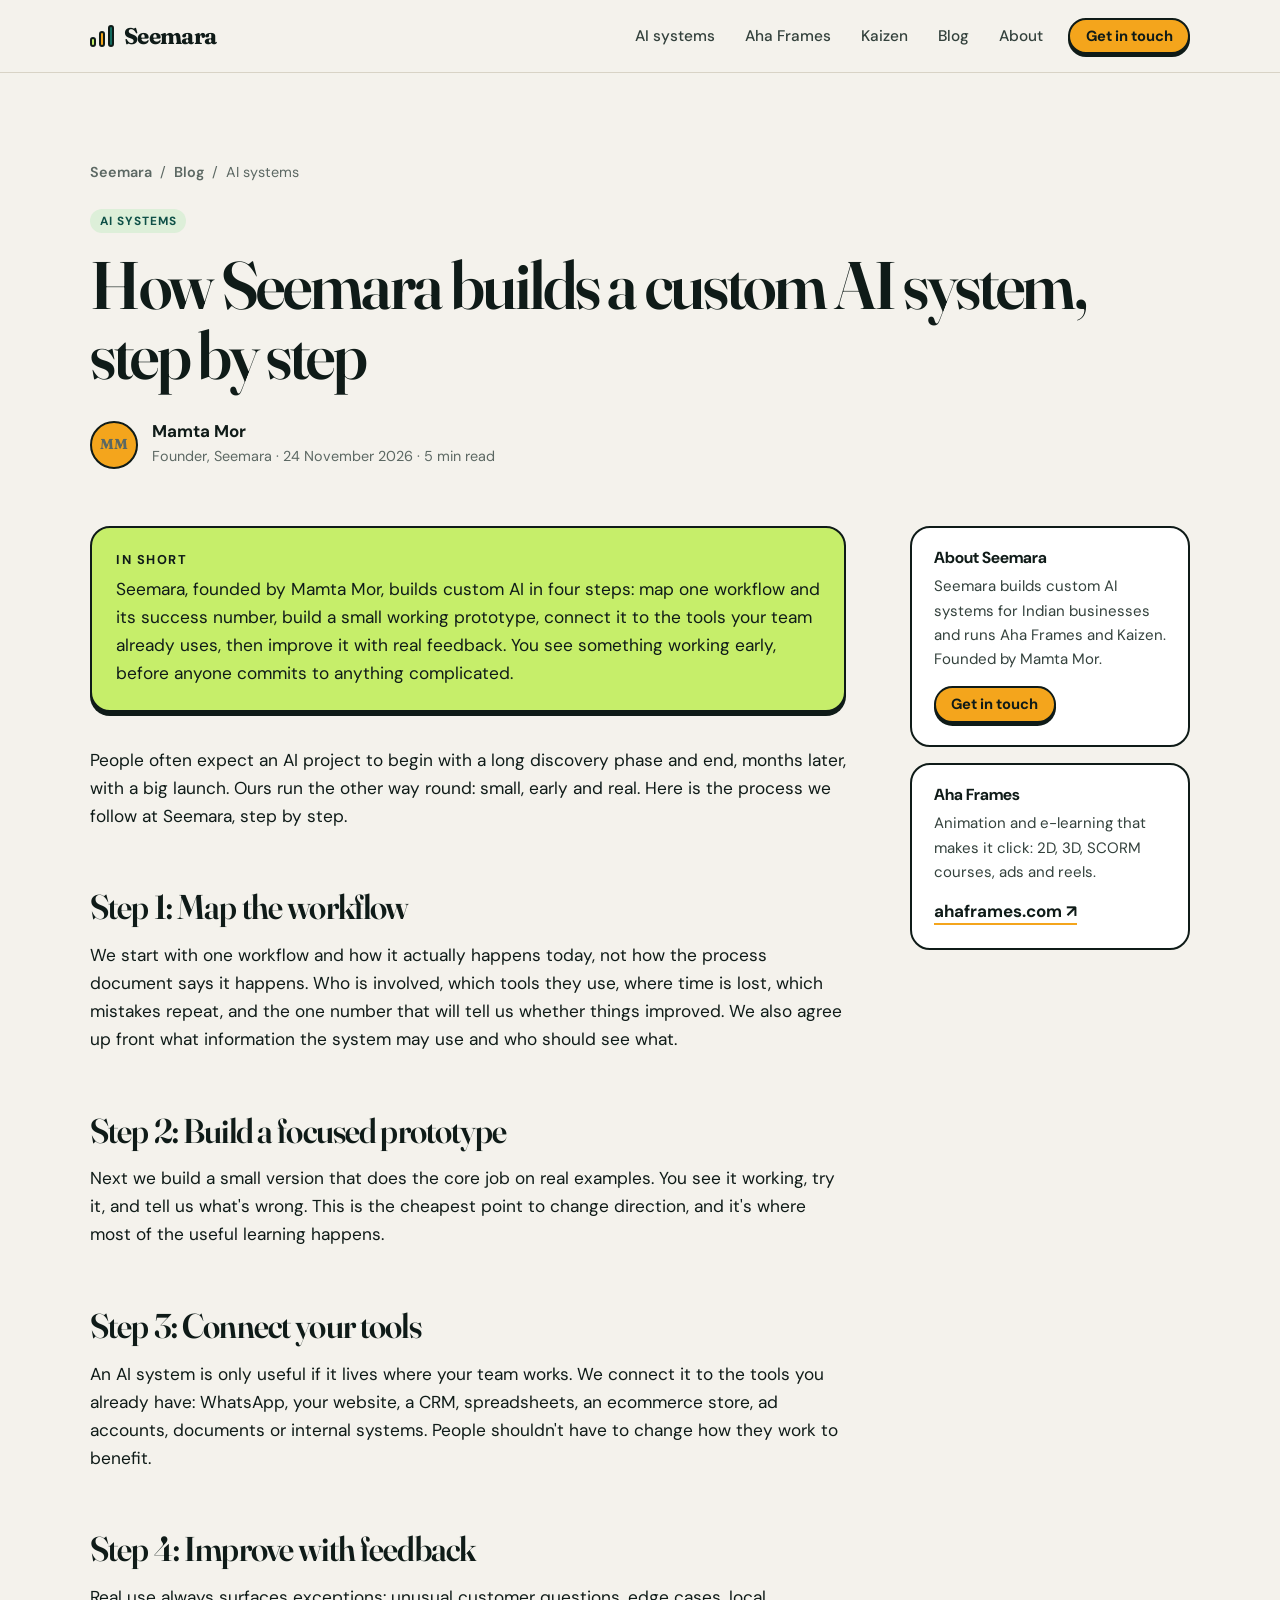
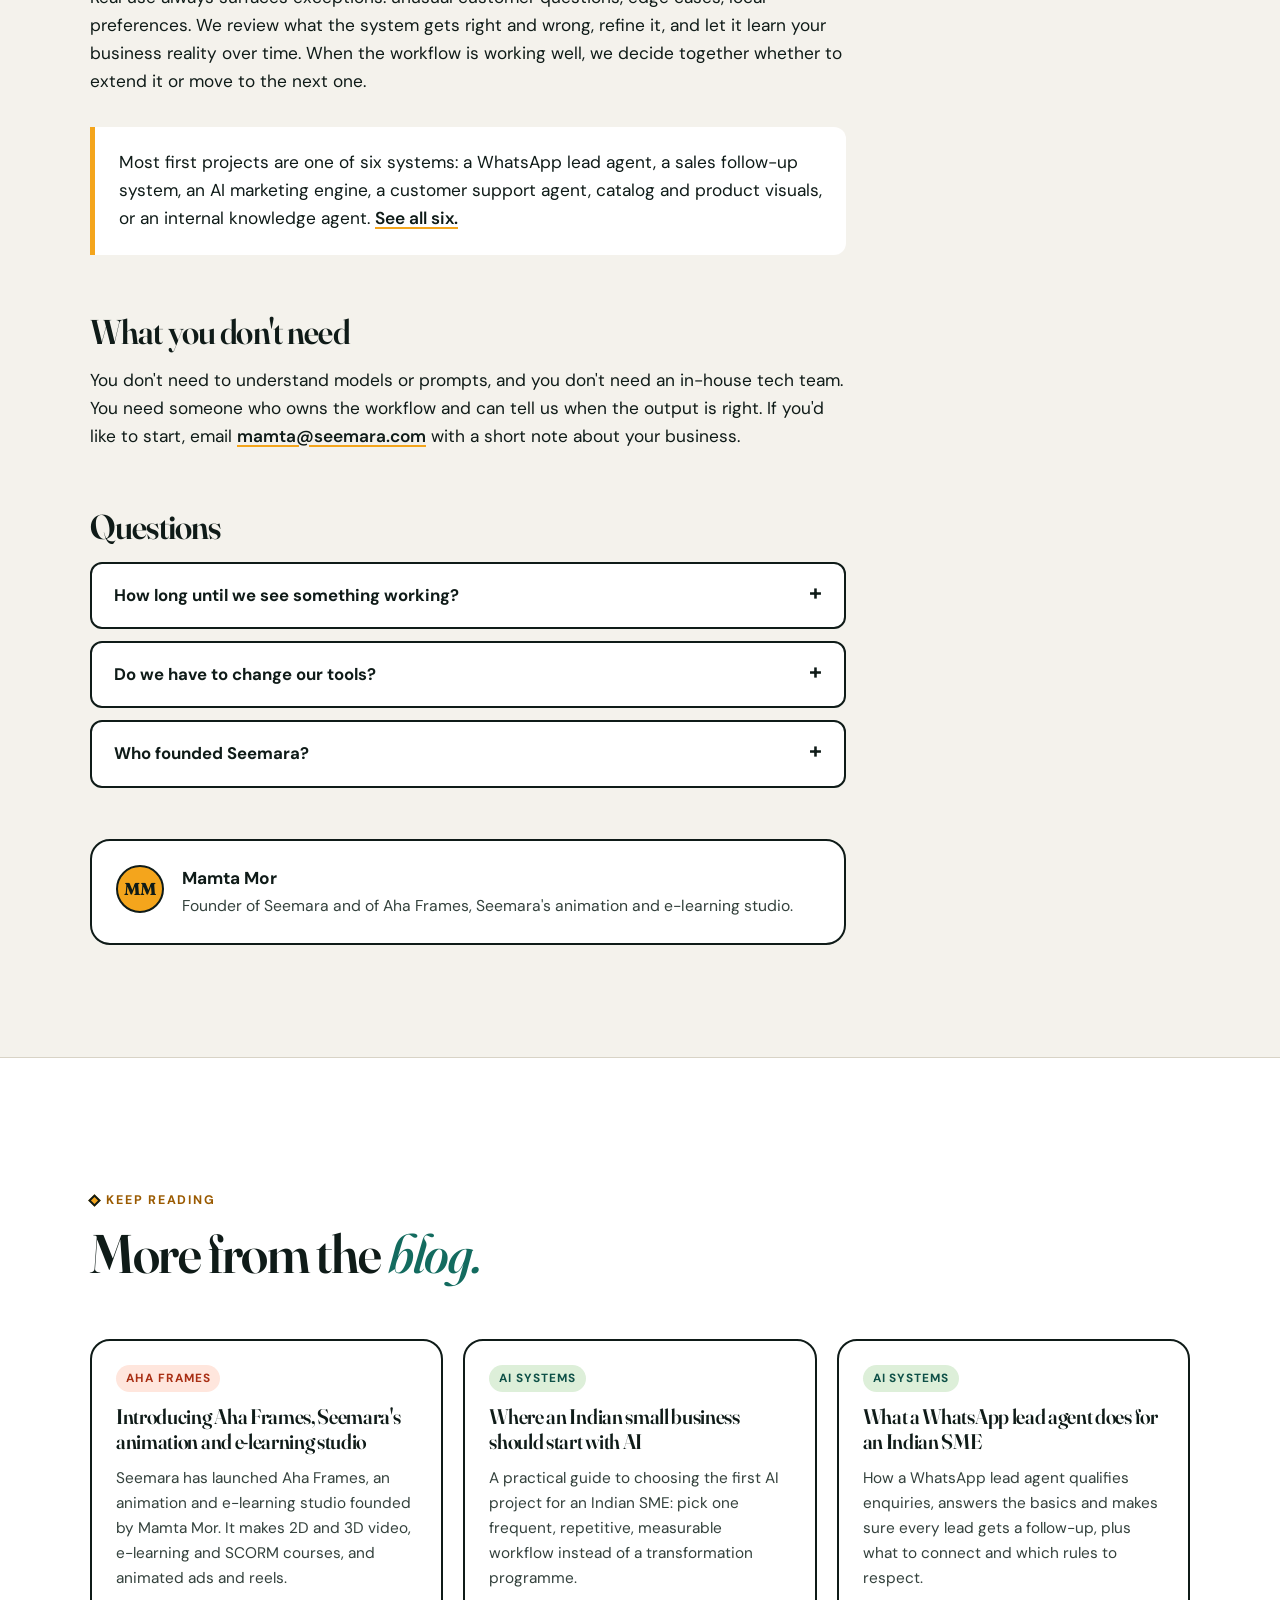
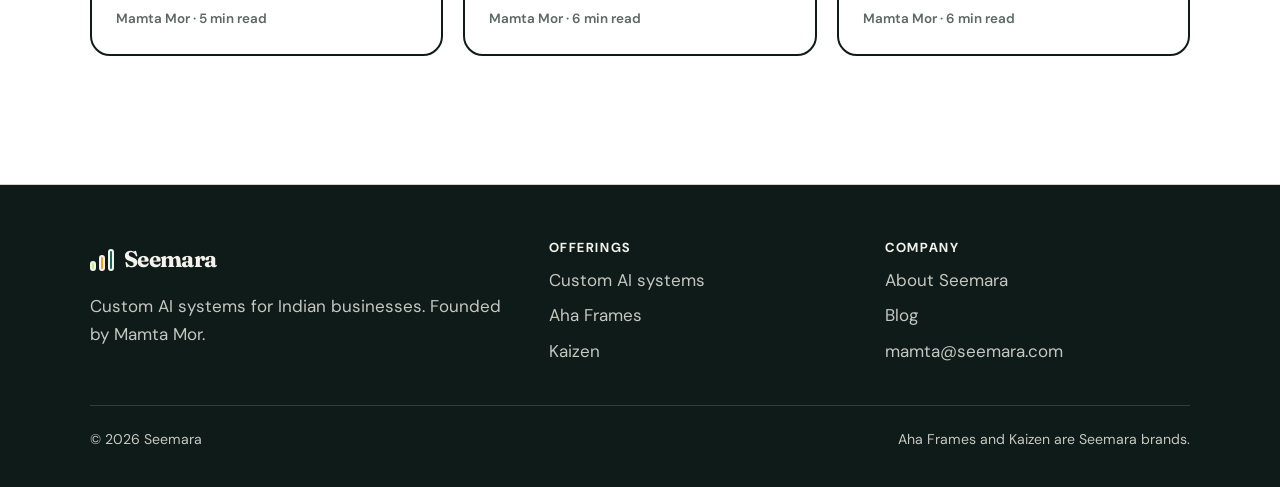
<file: blog/how-seemara-builds-custom-ai.html>
<!doctype html>
<html lang="en">
  <head>
    <meta charset="UTF-8" />
    <meta name="viewport" content="width=device-width, initial-scale=1.0" />
    <title>How Seemara builds a custom AI system, step by step | Seemara</title>
    <meta name="description" content="The four steps Seemara follows to build a custom AI system for an Indian business: map the workflow, build a focused prototype, connect the tools, and improve with feedback." />
    <meta name="author" content="Mamta Mor" />
    <link rel="canonical" href="https://seemara.com/blog/how-seemara-builds-custom-ai.html" />
    <meta property="og:type" content="article" />
    <meta property="og:site_name" content="Seemara" />
    <meta property="og:title" content="How Seemara builds a custom AI system, step by step | Seemara" />
    <meta property="og:description" content="The four steps Seemara follows to build a custom AI system for an Indian business: map the workflow, build a focused prototype, connect the tools, and improve with feedback." />
    <meta property="og:url" content="https://seemara.com/blog/how-seemara-builds-custom-ai.html" />
    <meta property="og:image" content="https://seemara.com/assets/seemara-ai-command-center.jpg" />
    <meta name="twitter:card" content="summary_large_image" />
    <link rel="icon" href="../assets/seemara-logo.svg" type="image/svg+xml" />
    <link rel="alternate" type="text/plain" title="LLM summary" href="https://seemara.com/llms.txt" />
    <link rel="preconnect" href="https://fonts.googleapis.com" />
    <link rel="preconnect" href="https://fonts.gstatic.com" crossorigin />
    <link href="https://fonts.googleapis.com/css2?family=DM+Sans:opsz,wght@9..40,400;9..40,500;9..40,600;9..40,700;9..40,800&family=Fraunces:ital,opsz,wght@0,9..144,500;0,9..144,600;0,9..144,700;1,9..144,500;1,9..144,600&display=swap" rel="stylesheet" />
    <link rel="stylesheet" href="../styles.css" />
    <script type="application/ld+json">
{
  "@context": "https://schema.org",
  "@graph": [
    {
      "@type": "BlogPosting",
      "@id": "https://seemara.com/blog/how-seemara-builds-custom-ai.html#article",
      "headline": "How Seemara builds a custom AI system, step by step",
      "description": "The four steps Seemara follows to build a custom AI system for an Indian business: map the workflow, build a focused prototype, connect the tools, and improve with feedback.",
      "url": "https://seemara.com/blog/how-seemara-builds-custom-ai.html",
      "mainEntityOfPage": "https://seemara.com/blog/how-seemara-builds-custom-ai.html",
      "image": "https://seemara.com/assets/seemara-ai-command-center.jpg",
      "datePublished": "2026-11-24",
      "dateModified": "2026-11-24",
      "inLanguage": "en-IN",
      "author": {
        "@id": "https://seemara.com/#mamta-mor"
      },
      "publisher": {
        "@id": "https://seemara.com/#organization"
      },
      "about": "AI systems",
      "isPartOf": {
        "@id": "https://seemara.com/blog/#blog"
      }
    },
    {
      "@type": "Person",
      "@id": "https://seemara.com/#mamta-mor",
      "name": "Mamta Mor",
      "jobTitle": "Founder",
      "url": "https://seemara.com/about.html#mamta-mor",
      "worksFor": {
        "@id": "https://seemara.com/#organization"
      }
    },
    {
      "@type": "Organization",
      "@id": "https://seemara.com/#organization",
      "name": "Seemara",
      "url": "https://seemara.com/",
      "logo": "https://seemara.com/assets/seemara-logo.svg",
      "email": "mamta@seemara.com",
      "founder": {
        "@id": "https://seemara.com/#mamta-mor"
      }
    },
    {
      "@type": "FAQPage",
      "@id": "https://seemara.com/blog/how-seemara-builds-custom-ai.html#faq",
      "mainEntity": [
        {
          "@type": "Question",
          "name": "How long until we see something working?",
          "acceptedAnswer": {
            "@type": "Answer",
            "text": "The aim is a working prototype early in the project, on real examples, before any larger investment."
          }
        },
        {
          "@type": "Question",
          "name": "Do we have to change our tools?",
          "acceptedAnswer": {
            "@type": "Answer",
            "text": "No. Seemara connects the system to the tools you already use, such as WhatsApp, spreadsheets, a CRM or your website."
          }
        },
        {
          "@type": "Question",
          "name": "Who founded Seemara?",
          "acceptedAnswer": {
            "@type": "Answer",
            "text": "Seemara was founded by Mamta Mor, who also founded Aha Frames, Seemara's animation and e-learning studio."
          }
        }
      ]
    },
    {
      "@type": "BreadcrumbList",
      "itemListElement": [
        {
          "@type": "ListItem",
          "position": 1,
          "name": "Seemara",
          "item": "https://seemara.com/"
        },
        {
          "@type": "ListItem",
          "position": 2,
          "name": "Blog",
          "item": "https://seemara.com/blog/"
        },
        {
          "@type": "ListItem",
          "position": 3,
          "name": "How Seemara builds a custom AI system, step by step",
          "item": "https://seemara.com/blog/how-seemara-builds-custom-ai.html"
        }
      ]
    }
  ]
}
    </script>
  </head>
  <body>
    <a class="skip-link" href="#main">Skip to content</a>
    <header class="site-header">
      <div class="wrap header-inner">
        <a class="brand" href="../index.html" aria-label="Seemara home">
          <span class="brand-mark" aria-hidden="true"><span></span><span></span><span></span></span>
          <span>Seemara</span>
        </a>
        <nav class="nav-links" aria-label="Primary navigation">
          <a href="../index.html#systems">AI systems</a>
          <a href="https://ahaframes.com">Aha Frames</a>
          <a href="../kaizen.html">Kaizen</a>
          <a href="../blog/">Blog</a>
          <a href="../about.html">About</a>
          <a class="btn btn-sm btn-saffron" href="mailto:mamta@seemara.com">Get in touch</a>
        </nav>
        <button class="menu-button" type="button" aria-label="Open navigation" aria-expanded="false"><span></span><span></span></button>
      </div>
    </header>

    <main id="main">
      <article>
        <header class="page-hero">
          <div class="wrap">
            <ol class="breadcrumb"><li><a href="../index.html">Seemara</a></li><li><a href="./">Blog</a></li><li>AI systems</li></ol>
            <span class="post-topic systems">AI systems</span>
            <h1 style="margin-top:16px">How Seemara builds a custom AI system, step by step</h1>
            <div class="byline">
              <span class="byline-avatar" aria-hidden="true">MM</span>
              <div><strong>Mamta Mor</strong><span>Founder, Seemara · <time datetime="2026-11-24">24 November 2026</time> · 5 min read</span></div>
            </div>
          </div>
        </header>
        <div class="wrap article">
          <div class="article-grid">
            <div class="prose">
              <div class="tldr"><strong>In short</strong><p>Seemara, founded by Mamta Mor, builds custom AI in four steps: map one workflow and its success number, build a small working prototype, connect it to the tools your team already uses, then improve it with real feedback. You see something working early, before anyone commits to anything complicated.</p></div>
<p>People often expect an AI project to begin with a long discovery phase and end, months later, with a big launch. Ours run the other way round: small, early and real. Here is the process we follow at Seemara, step by step.</p>

<h2>Step 1: Map the workflow</h2>
<p>We start with one workflow and how it actually happens today, not how the process document says it happens. Who is involved, which tools they use, where time is lost, which mistakes repeat, and the one number that will tell us whether things improved. We also agree up front what information the system may use and who should see what.</p>

<h2>Step 2: Build a focused prototype</h2>
<p>Next we build a small version that does the core job on real examples. You see it working, try it, and tell us what's wrong. This is the cheapest point to change direction, and it's where most of the useful learning happens.</p>

<h2>Step 3: Connect your tools</h2>
<p>An AI system is only useful if it lives where your team works. We connect it to the tools you already have: WhatsApp, your website, a CRM, spreadsheets, an ecommerce store, ad accounts, documents or internal systems. People shouldn't have to change how they work to benefit.</p>

<h2>Step 4: Improve with feedback</h2>
<p>Real use always surfaces exceptions: unusual customer questions, edge cases, local preferences. We review what the system gets right and wrong, refine it, and let it learn your business reality over time. When the workflow is working well, we decide together whether to extend it or move to the next one.</p>

<div class="callout"><p>Most first projects are one of six systems: a WhatsApp lead agent, a sales follow-up system, an AI marketing engine, a customer support agent, catalog and product visuals, or an internal knowledge agent. <a href="../index.html#systems">See all six.</a></p></div>

<h2>What you don't need</h2>
<p>You don't need to understand models or prompts, and you don't need an in-house tech team. You need someone who owns the workflow and can tell us when the output is right. If you'd like to start, email <a href="mailto:mamta@seemara.com">mamta@seemara.com</a> with a short note about your business.</p>
              <h2>Questions</h2>
              <div class="faq">
            <details><summary>How long until we see something working?</summary><p>The aim is a working prototype early in the project, on real examples, before any larger investment.</p></details>
            <details><summary>Do we have to change our tools?</summary><p>No. Seemara connects the system to the tools you already use, such as WhatsApp, spreadsheets, a CRM or your website.</p></details>
            <details><summary>Who founded Seemara?</summary><p>Seemara was founded by Mamta Mor, who also founded Aha Frames, Seemara&#x27;s animation and e-learning studio.</p></details>
              </div>
              <div class="author-box">
                <span class="byline-avatar" aria-hidden="true">MM</span>
                <div><strong>Mamta Mor</strong><p>Founder of Seemara and of Aha Frames, Seemara's animation and e-learning studio.</p></div>
              </div>
            </div>
            <aside class="article-aside" aria-label="About Seemara">
              <div class="aside-card">
                <h4>About Seemara</h4>
                <p>Seemara builds custom AI systems for Indian businesses and runs Aha Frames and Kaizen. Founded by Mamta Mor.</p>
                <a class="btn btn-sm btn-saffron" href="mailto:mamta@seemara.com">Get in touch</a>
              </div>
              <div class="aside-card">
                <h4>Aha Frames</h4>
                <p>Animation and e-learning that makes it click: 2D, 3D, SCORM courses, ads and reels.</p>
                <a class="text-link" href="https://ahaframes.com">ahaframes.com ↗</a>
              </div>
            </aside>
          </div>
        </div>
      </article>
      <section class="section panel-white">
        <div class="wrap">
          <div class="section-head"><p class="kicker">Keep reading</p><h2>More from the <em>blog.</em></h2></div>
          <div class="posts">
            <a class="post-card reveal" href="introducing-aha-frames.html">
              <span class="post-topic aha">Aha Frames</span>
              <h3>Introducing Aha Frames, Seemara&#x27;s animation and e-learning studio</h3>
              <p>Seemara has launched Aha Frames, an animation and e-learning studio founded by Mamta Mor. It makes 2D and 3D video, e-learning and SCORM courses, and animated ads and reels.</p>
              <span class="post-meta">Mamta Mor · 5 min read</span>
            </a>
            <a class="post-card reveal" href="where-indian-smes-should-start-with-ai.html">
              <span class="post-topic systems">AI systems</span>
              <h3>Where an Indian small business should start with AI</h3>
              <p>A practical guide to choosing the first AI project for an Indian SME: pick one frequent, repetitive, measurable workflow instead of a transformation programme.</p>
              <span class="post-meta">Mamta Mor · 6 min read</span>
            </a>
            <a class="post-card reveal" href="whatsapp-lead-agent-guide.html">
              <span class="post-topic systems">AI systems</span>
              <h3>What a WhatsApp lead agent does for an Indian SME</h3>
              <p>How a WhatsApp lead agent qualifies enquiries, answers the basics and makes sure every lead gets a follow-up, plus what to connect and which rules to respect.</p>
              <span class="post-meta">Mamta Mor · 6 min read</span>
            </a>
          </div>
        </div>
      </section>
    </main>

    <footer class="site-footer">
      <div class="wrap">
        <div class="footer-grid">
          <div>
            <a class="brand" href="../index.html"><span class="brand-mark" aria-hidden="true"><span></span><span></span><span></span></span><span>Seemara</span></a>
            <p style="margin-top:14px">Custom AI systems for Indian businesses. Founded by Mamta Mor.</p>
          </div>
          <div>
            <h4>Offerings</h4>
            <ul>
              <li><a href="../index.html#systems">Custom AI systems</a></li>
              <li><a href="https://ahaframes.com">Aha Frames</a></li>
              <li><a href="../kaizen.html">Kaizen</a></li>
            </ul>
          </div>
          <div>
            <h4>Company</h4>
            <ul>
              <li><a href="../about.html">About Seemara</a></li>
              <li><a href="../blog/">Blog</a></li>
              <li><a href="mailto:mamta@seemara.com">mamta@seemara.com</a></li>
            </ul>
          </div>
        </div>
        <div class="footer-base"><span>© <span data-year></span> Seemara</span><span>Aha Frames and Kaizen are Seemara brands.</span></div>
      </div>
    </footer>
    <script src="../script.js"></script>
  </body>
</html>
</file>
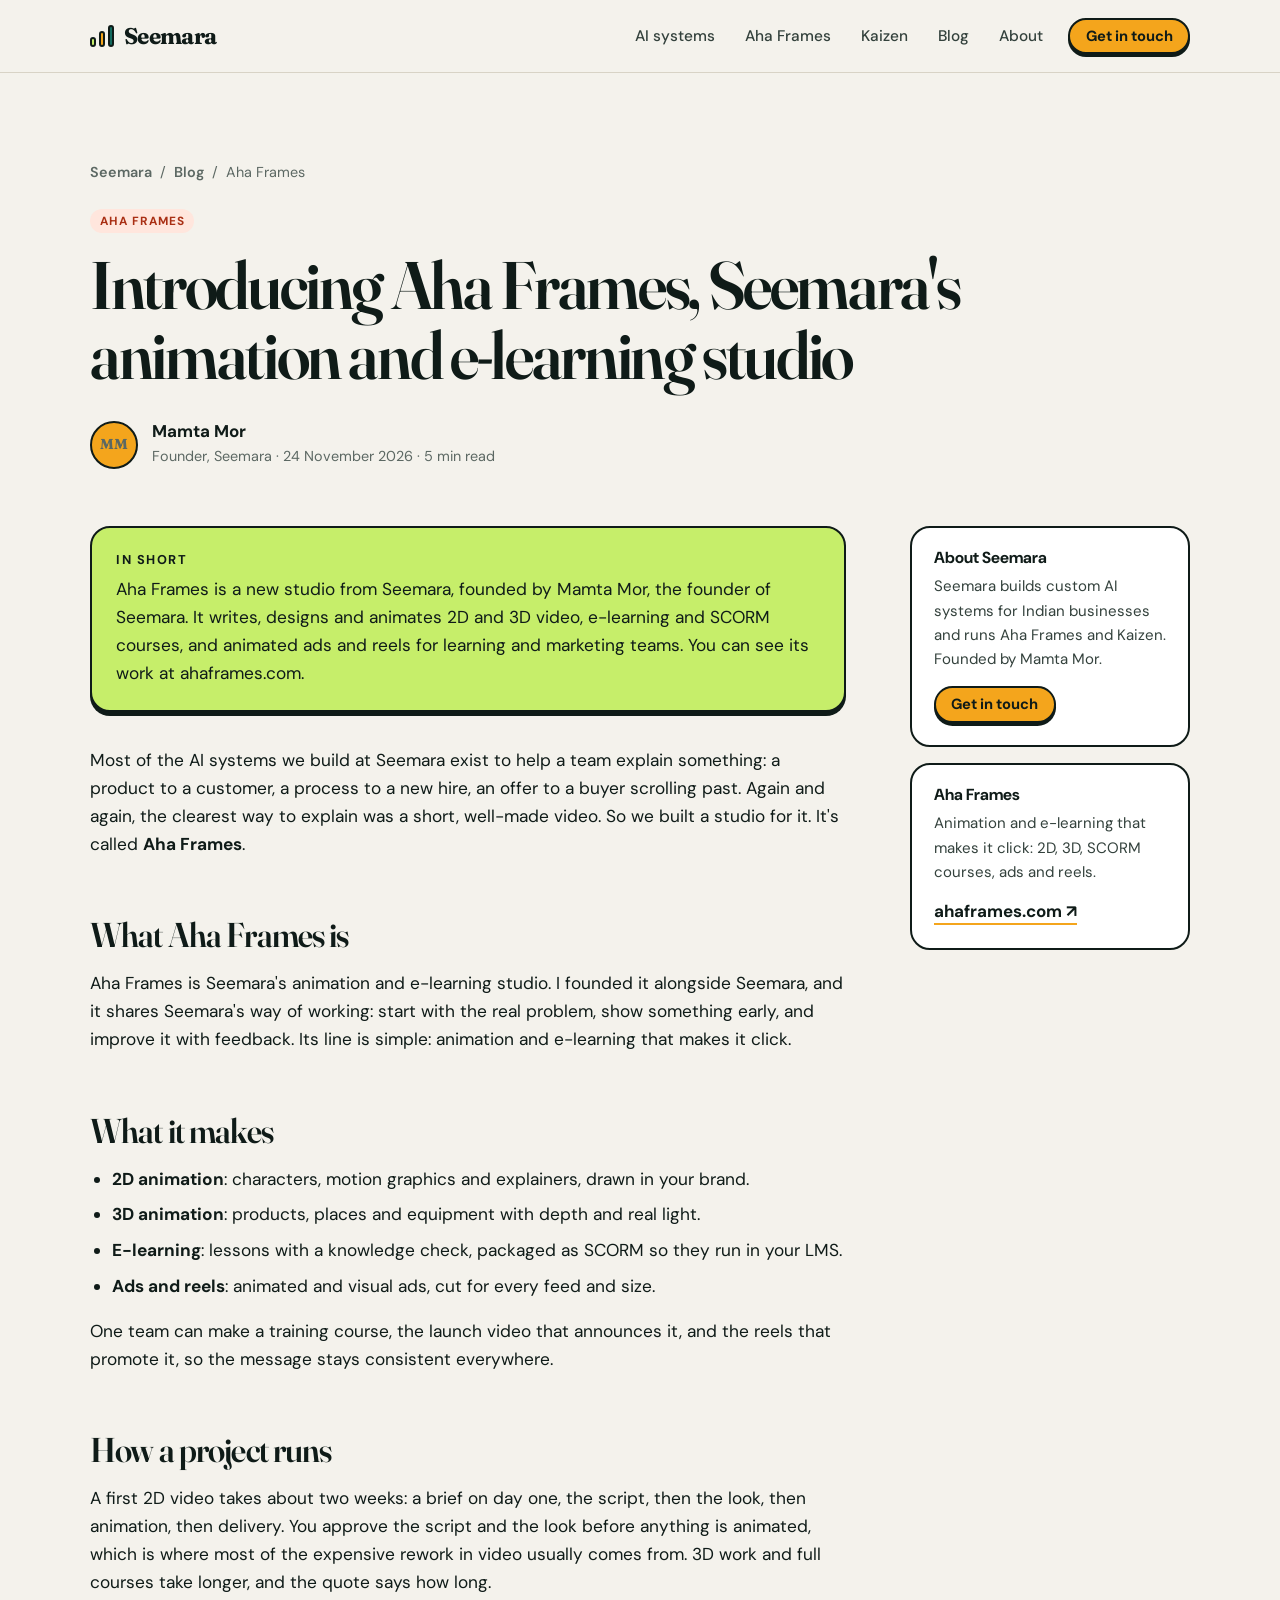
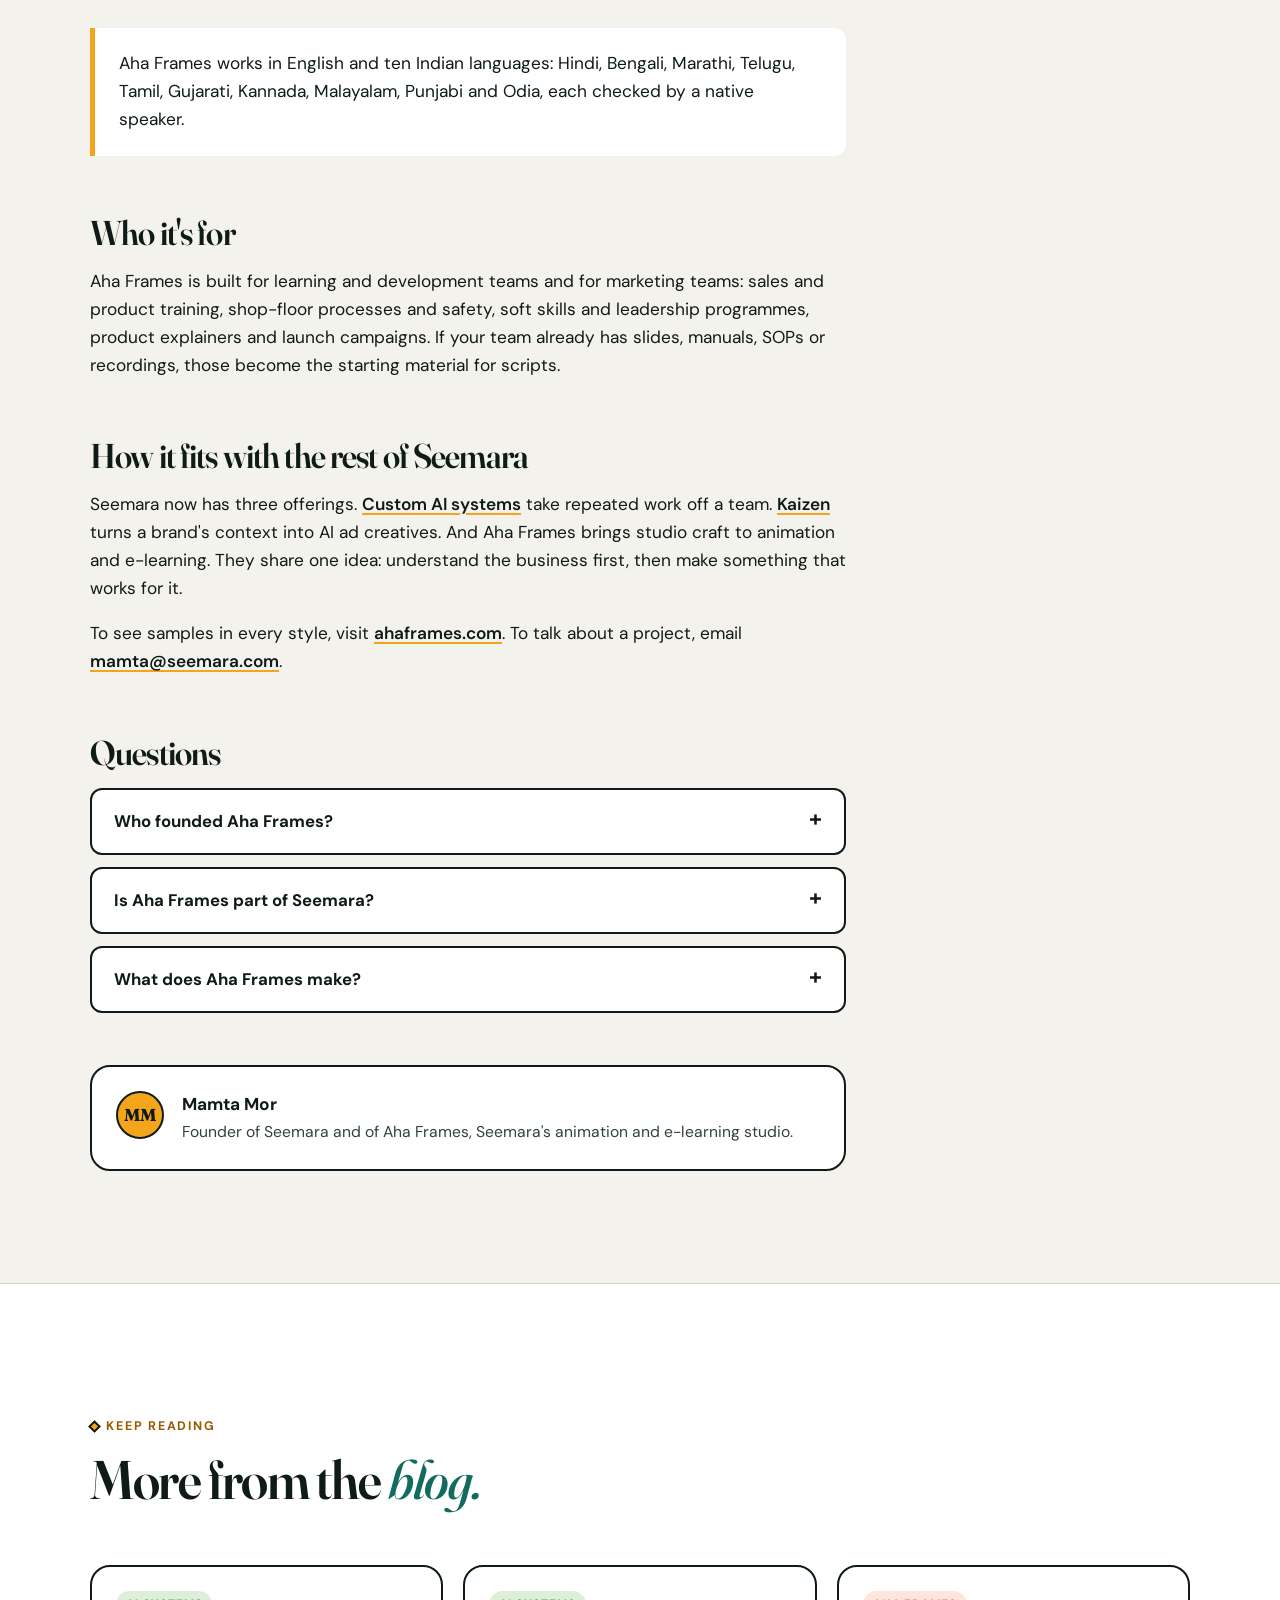
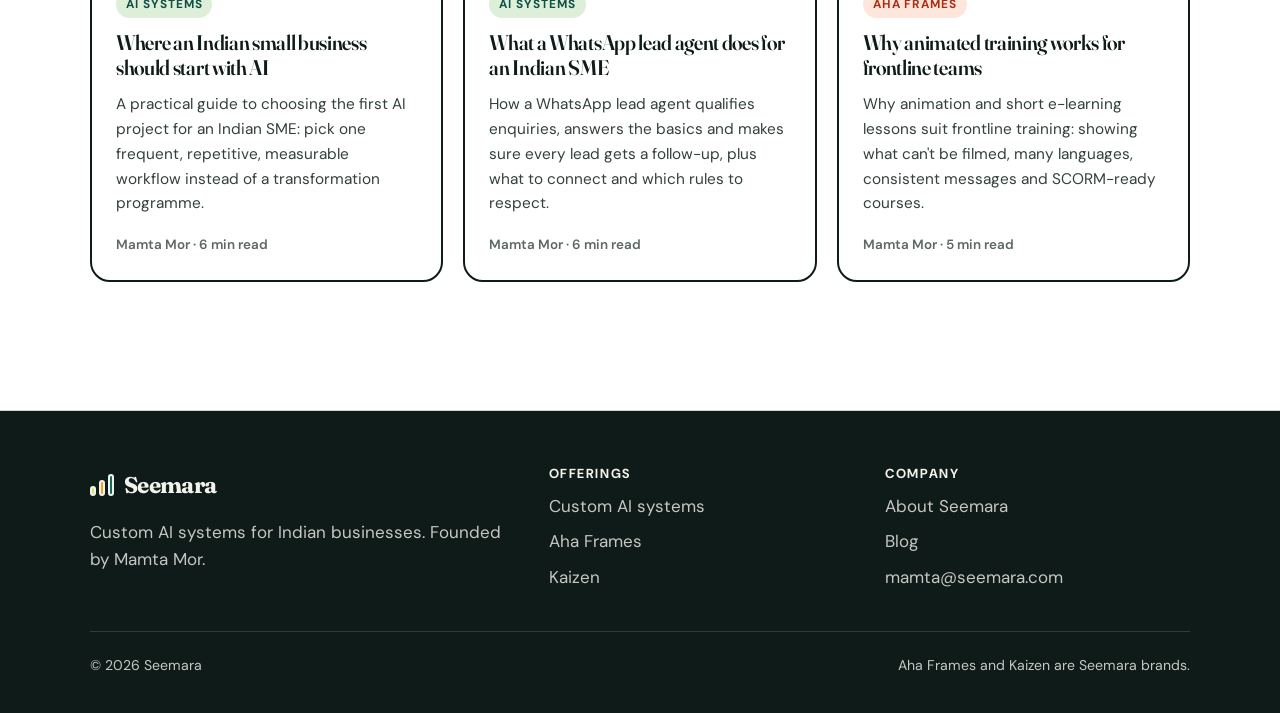
<file: blog/introducing-aha-frames.html>
<!doctype html>
<html lang="en">
  <head>
    <meta charset="UTF-8" />
    <meta name="viewport" content="width=device-width, initial-scale=1.0" />
    <title>Introducing Aha Frames, Seemara&#x27;s animation and e-learning studio | Seemara</title>
    <meta name="description" content="Seemara has launched Aha Frames, an animation and e-learning studio founded by Mamta Mor. It makes 2D and 3D video, e-learning and SCORM courses, and animated ads and reels." />
    <meta name="author" content="Mamta Mor" />
    <link rel="canonical" href="https://seemara.com/blog/introducing-aha-frames.html" />
    <meta property="og:type" content="article" />
    <meta property="og:site_name" content="Seemara" />
    <meta property="og:title" content="Introducing Aha Frames, Seemara&#x27;s animation and e-learning studio | Seemara" />
    <meta property="og:description" content="Seemara has launched Aha Frames, an animation and e-learning studio founded by Mamta Mor. It makes 2D and 3D video, e-learning and SCORM courses, and animated ads and reels." />
    <meta property="og:url" content="https://seemara.com/blog/introducing-aha-frames.html" />
    <meta property="og:image" content="https://seemara.com/assets/aha-frames-2d-sample.jpg" />
    <meta name="twitter:card" content="summary_large_image" />
    <link rel="icon" href="../assets/seemara-logo.svg" type="image/svg+xml" />
    <link rel="alternate" type="text/plain" title="LLM summary" href="https://seemara.com/llms.txt" />
    <link rel="preconnect" href="https://fonts.googleapis.com" />
    <link rel="preconnect" href="https://fonts.gstatic.com" crossorigin />
    <link href="https://fonts.googleapis.com/css2?family=DM+Sans:opsz,wght@9..40,400;9..40,500;9..40,600;9..40,700;9..40,800&family=Fraunces:ital,opsz,wght@0,9..144,500;0,9..144,600;0,9..144,700;1,9..144,500;1,9..144,600&display=swap" rel="stylesheet" />
    <link rel="stylesheet" href="../styles.css" />
    <script type="application/ld+json">
{
  "@context": "https://schema.org",
  "@graph": [
    {
      "@type": "BlogPosting",
      "@id": "https://seemara.com/blog/introducing-aha-frames.html#article",
      "headline": "Introducing Aha Frames, Seemara's animation and e-learning studio",
      "description": "Seemara has launched Aha Frames, an animation and e-learning studio founded by Mamta Mor. It makes 2D and 3D video, e-learning and SCORM courses, and animated ads and reels.",
      "url": "https://seemara.com/blog/introducing-aha-frames.html",
      "mainEntityOfPage": "https://seemara.com/blog/introducing-aha-frames.html",
      "image": "https://seemara.com/assets/aha-frames-2d-sample.jpg",
      "datePublished": "2026-11-24",
      "dateModified": "2026-11-24",
      "inLanguage": "en-IN",
      "author": {
        "@id": "https://seemara.com/#mamta-mor"
      },
      "publisher": {
        "@id": "https://seemara.com/#organization"
      },
      "about": "Aha Frames",
      "isPartOf": {
        "@id": "https://seemara.com/blog/#blog"
      }
    },
    {
      "@type": "Person",
      "@id": "https://seemara.com/#mamta-mor",
      "name": "Mamta Mor",
      "jobTitle": "Founder",
      "url": "https://seemara.com/about.html#mamta-mor",
      "worksFor": {
        "@id": "https://seemara.com/#organization"
      }
    },
    {
      "@type": "Organization",
      "@id": "https://seemara.com/#organization",
      "name": "Seemara",
      "url": "https://seemara.com/",
      "logo": "https://seemara.com/assets/seemara-logo.svg",
      "email": "mamta@seemara.com",
      "founder": {
        "@id": "https://seemara.com/#mamta-mor"
      }
    },
    {
      "@type": "FAQPage",
      "@id": "https://seemara.com/blog/introducing-aha-frames.html#faq",
      "mainEntity": [
        {
          "@type": "Question",
          "name": "Who founded Aha Frames?",
          "acceptedAnswer": {
            "@type": "Answer",
            "text": "Aha Frames was founded by Mamta Mor, who is also the founder of Seemara."
          }
        },
        {
          "@type": "Question",
          "name": "Is Aha Frames part of Seemara?",
          "acceptedAnswer": {
            "@type": "Answer",
            "text": "Yes. Aha Frames is Seemara's animation and e-learning studio, alongside Seemara's custom AI systems and its Kaizen ad-creative product."
          }
        },
        {
          "@type": "Question",
          "name": "What does Aha Frames make?",
          "acceptedAnswer": {
            "@type": "Answer",
            "text": "2D and 3D animation, e-learning and SCORM courses, and animated ads and reels for learning and marketing teams."
          }
        }
      ]
    },
    {
      "@type": "BreadcrumbList",
      "itemListElement": [
        {
          "@type": "ListItem",
          "position": 1,
          "name": "Seemara",
          "item": "https://seemara.com/"
        },
        {
          "@type": "ListItem",
          "position": 2,
          "name": "Blog",
          "item": "https://seemara.com/blog/"
        },
        {
          "@type": "ListItem",
          "position": 3,
          "name": "Introducing Aha Frames, Seemara's animation and e-learning studio",
          "item": "https://seemara.com/blog/introducing-aha-frames.html"
        }
      ]
    }
  ]
}
    </script>
  </head>
  <body>
    <a class="skip-link" href="#main">Skip to content</a>
    <header class="site-header">
      <div class="wrap header-inner">
        <a class="brand" href="../index.html" aria-label="Seemara home">
          <span class="brand-mark" aria-hidden="true"><span></span><span></span><span></span></span>
          <span>Seemara</span>
        </a>
        <nav class="nav-links" aria-label="Primary navigation">
          <a href="../index.html#systems">AI systems</a>
          <a href="https://ahaframes.com">Aha Frames</a>
          <a href="../kaizen.html">Kaizen</a>
          <a href="../blog/">Blog</a>
          <a href="../about.html">About</a>
          <a class="btn btn-sm btn-saffron" href="mailto:mamta@seemara.com">Get in touch</a>
        </nav>
        <button class="menu-button" type="button" aria-label="Open navigation" aria-expanded="false"><span></span><span></span></button>
      </div>
    </header>

    <main id="main">
      <article>
        <header class="page-hero">
          <div class="wrap">
            <ol class="breadcrumb"><li><a href="../index.html">Seemara</a></li><li><a href="./">Blog</a></li><li>Aha Frames</li></ol>
            <span class="post-topic aha">Aha Frames</span>
            <h1 style="margin-top:16px">Introducing Aha Frames, Seemara&#x27;s animation and e-learning studio</h1>
            <div class="byline">
              <span class="byline-avatar" aria-hidden="true">MM</span>
              <div><strong>Mamta Mor</strong><span>Founder, Seemara · <time datetime="2026-11-24">24 November 2026</time> · 5 min read</span></div>
            </div>
          </div>
        </header>
        <div class="wrap article">
          <div class="article-grid">
            <div class="prose">
              <div class="tldr"><strong>In short</strong><p>Aha Frames is a new studio from Seemara, founded by Mamta Mor, the founder of Seemara. It writes, designs and animates 2D and 3D video, e-learning and SCORM courses, and animated ads and reels for learning and marketing teams. You can see its work at ahaframes.com.</p></div>
<p>Most of the AI systems we build at Seemara exist to help a team explain something: a product to a customer, a process to a new hire, an offer to a buyer scrolling past. Again and again, the clearest way to explain was a short, well-made video. So we built a studio for it. It's called <strong>Aha Frames</strong>.</p>

<h2>What Aha Frames is</h2>
<p>Aha Frames is Seemara's animation and e-learning studio. I founded it alongside Seemara, and it shares Seemara's way of working: start with the real problem, show something early, and improve it with feedback. Its line is simple: animation and e-learning that makes it click.</p>

<h2>What it makes</h2>
<ul>
  <li><strong>2D animation</strong>: characters, motion graphics and explainers, drawn in your brand.</li>
  <li><strong>3D animation</strong>: products, places and equipment with depth and real light.</li>
  <li><strong>E-learning</strong>: lessons with a knowledge check, packaged as SCORM so they run in your LMS.</li>
  <li><strong>Ads and reels</strong>: animated and visual ads, cut for every feed and size.</li>
</ul>
<p>One team can make a training course, the launch video that announces it, and the reels that promote it, so the message stays consistent everywhere.</p>

<h2>How a project runs</h2>
<p>A first 2D video takes about two weeks: a brief on day one, the script, then the look, then animation, then delivery. You approve the script and the look before anything is animated, which is where most of the expensive rework in video usually comes from. 3D work and full courses take longer, and the quote says how long.</p>

<div class="callout"><p>Aha Frames works in English and ten Indian languages: Hindi, Bengali, Marathi, Telugu, Tamil, Gujarati, Kannada, Malayalam, Punjabi and Odia, each checked by a native speaker.</p></div>

<h2>Who it's for</h2>
<p>Aha Frames is built for learning and development teams and for marketing teams: sales and product training, shop-floor processes and safety, soft skills and leadership programmes, product explainers and launch campaigns. If your team already has slides, manuals, SOPs or recordings, those become the starting material for scripts.</p>

<h2>How it fits with the rest of Seemara</h2>
<p>Seemara now has three offerings. <a href="../index.html#systems">Custom AI systems</a> take repeated work off a team. <a href="../kaizen.html">Kaizen</a> turns a brand's context into AI ad creatives. And Aha Frames brings studio craft to animation and e-learning. They share one idea: understand the business first, then make something that works for it.</p>
<p>To see samples in every style, visit <a href="https://ahaframes.com">ahaframes.com</a>. To talk about a project, email <a href="mailto:mamta@seemara.com">mamta@seemara.com</a>.</p>
              <h2>Questions</h2>
              <div class="faq">
            <details><summary>Who founded Aha Frames?</summary><p>Aha Frames was founded by Mamta Mor, who is also the founder of Seemara.</p></details>
            <details><summary>Is Aha Frames part of Seemara?</summary><p>Yes. Aha Frames is Seemara&#x27;s animation and e-learning studio, alongside Seemara&#x27;s custom AI systems and its Kaizen ad-creative product.</p></details>
            <details><summary>What does Aha Frames make?</summary><p>2D and 3D animation, e-learning and SCORM courses, and animated ads and reels for learning and marketing teams.</p></details>
              </div>
              <div class="author-box">
                <span class="byline-avatar" aria-hidden="true">MM</span>
                <div><strong>Mamta Mor</strong><p>Founder of Seemara and of Aha Frames, Seemara's animation and e-learning studio.</p></div>
              </div>
            </div>
            <aside class="article-aside" aria-label="About Seemara">
              <div class="aside-card">
                <h4>About Seemara</h4>
                <p>Seemara builds custom AI systems for Indian businesses and runs Aha Frames and Kaizen. Founded by Mamta Mor.</p>
                <a class="btn btn-sm btn-saffron" href="mailto:mamta@seemara.com">Get in touch</a>
              </div>
              <div class="aside-card">
                <h4>Aha Frames</h4>
                <p>Animation and e-learning that makes it click: 2D, 3D, SCORM courses, ads and reels.</p>
                <a class="text-link" href="https://ahaframes.com">ahaframes.com ↗</a>
              </div>
            </aside>
          </div>
        </div>
      </article>
      <section class="section panel-white">
        <div class="wrap">
          <div class="section-head"><p class="kicker">Keep reading</p><h2>More from the <em>blog.</em></h2></div>
          <div class="posts">
            <a class="post-card reveal" href="where-indian-smes-should-start-with-ai.html">
              <span class="post-topic systems">AI systems</span>
              <h3>Where an Indian small business should start with AI</h3>
              <p>A practical guide to choosing the first AI project for an Indian SME: pick one frequent, repetitive, measurable workflow instead of a transformation programme.</p>
              <span class="post-meta">Mamta Mor · 6 min read</span>
            </a>
            <a class="post-card reveal" href="whatsapp-lead-agent-guide.html">
              <span class="post-topic systems">AI systems</span>
              <h3>What a WhatsApp lead agent does for an Indian SME</h3>
              <p>How a WhatsApp lead agent qualifies enquiries, answers the basics and makes sure every lead gets a follow-up, plus what to connect and which rules to respect.</p>
              <span class="post-meta">Mamta Mor · 6 min read</span>
            </a>
            <a class="post-card reveal" href="animated-training-videos-for-frontline-teams.html">
              <span class="post-topic aha">Aha Frames</span>
              <h3>Why animated training works for frontline teams</h3>
              <p>Why animation and short e-learning lessons suit frontline training: showing what can&#x27;t be filmed, many languages, consistent messages and SCORM-ready courses.</p>
              <span class="post-meta">Mamta Mor · 5 min read</span>
            </a>
          </div>
        </div>
      </section>
    </main>

    <footer class="site-footer">
      <div class="wrap">
        <div class="footer-grid">
          <div>
            <a class="brand" href="../index.html"><span class="brand-mark" aria-hidden="true"><span></span><span></span><span></span></span><span>Seemara</span></a>
            <p style="margin-top:14px">Custom AI systems for Indian businesses. Founded by Mamta Mor.</p>
          </div>
          <div>
            <h4>Offerings</h4>
            <ul>
              <li><a href="../index.html#systems">Custom AI systems</a></li>
              <li><a href="https://ahaframes.com">Aha Frames</a></li>
              <li><a href="../kaizen.html">Kaizen</a></li>
            </ul>
          </div>
          <div>
            <h4>Company</h4>
            <ul>
              <li><a href="../about.html">About Seemara</a></li>
              <li><a href="../blog/">Blog</a></li>
              <li><a href="mailto:mamta@seemara.com">mamta@seemara.com</a></li>
            </ul>
          </div>
        </div>
        <div class="footer-base"><span>© <span data-year></span> Seemara</span><span>Aha Frames and Kaizen are Seemara brands.</span></div>
      </div>
    </footer>
    <script src="../script.js"></script>
  </body>
</html>
</file>
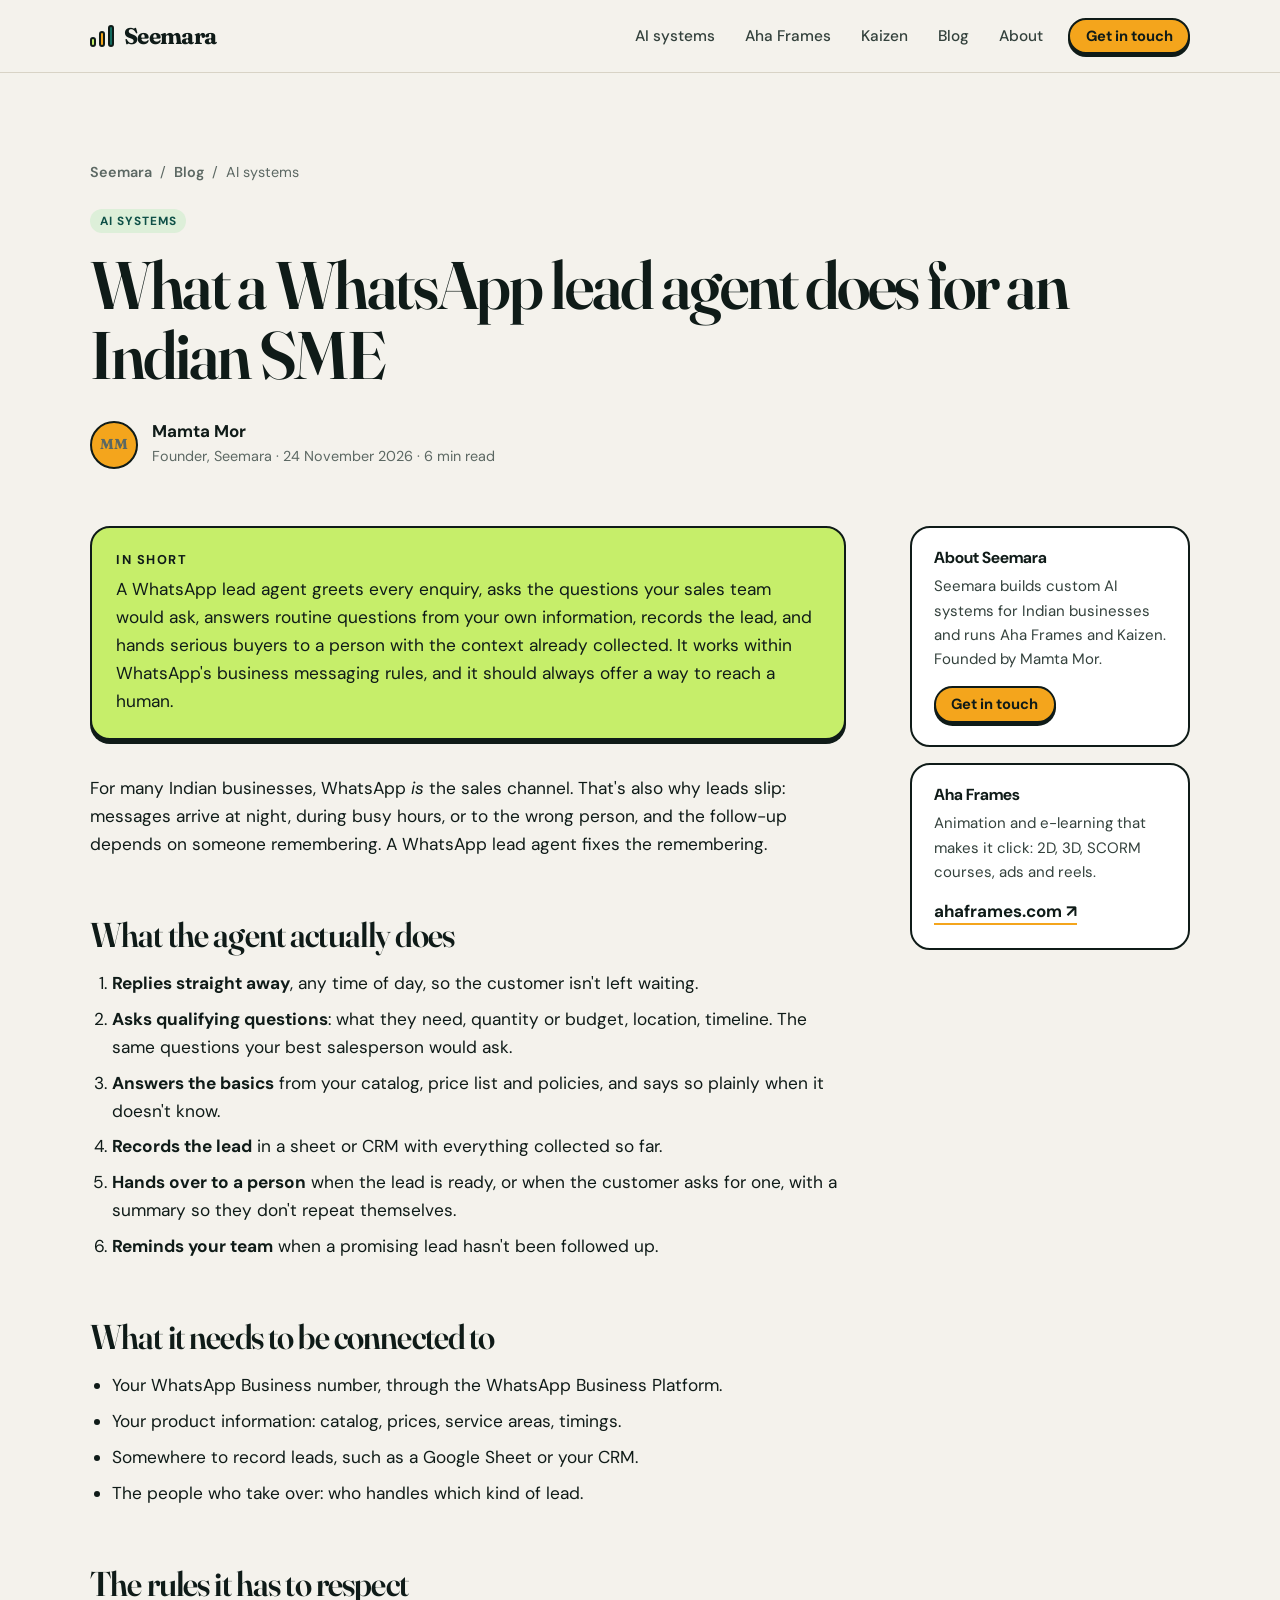
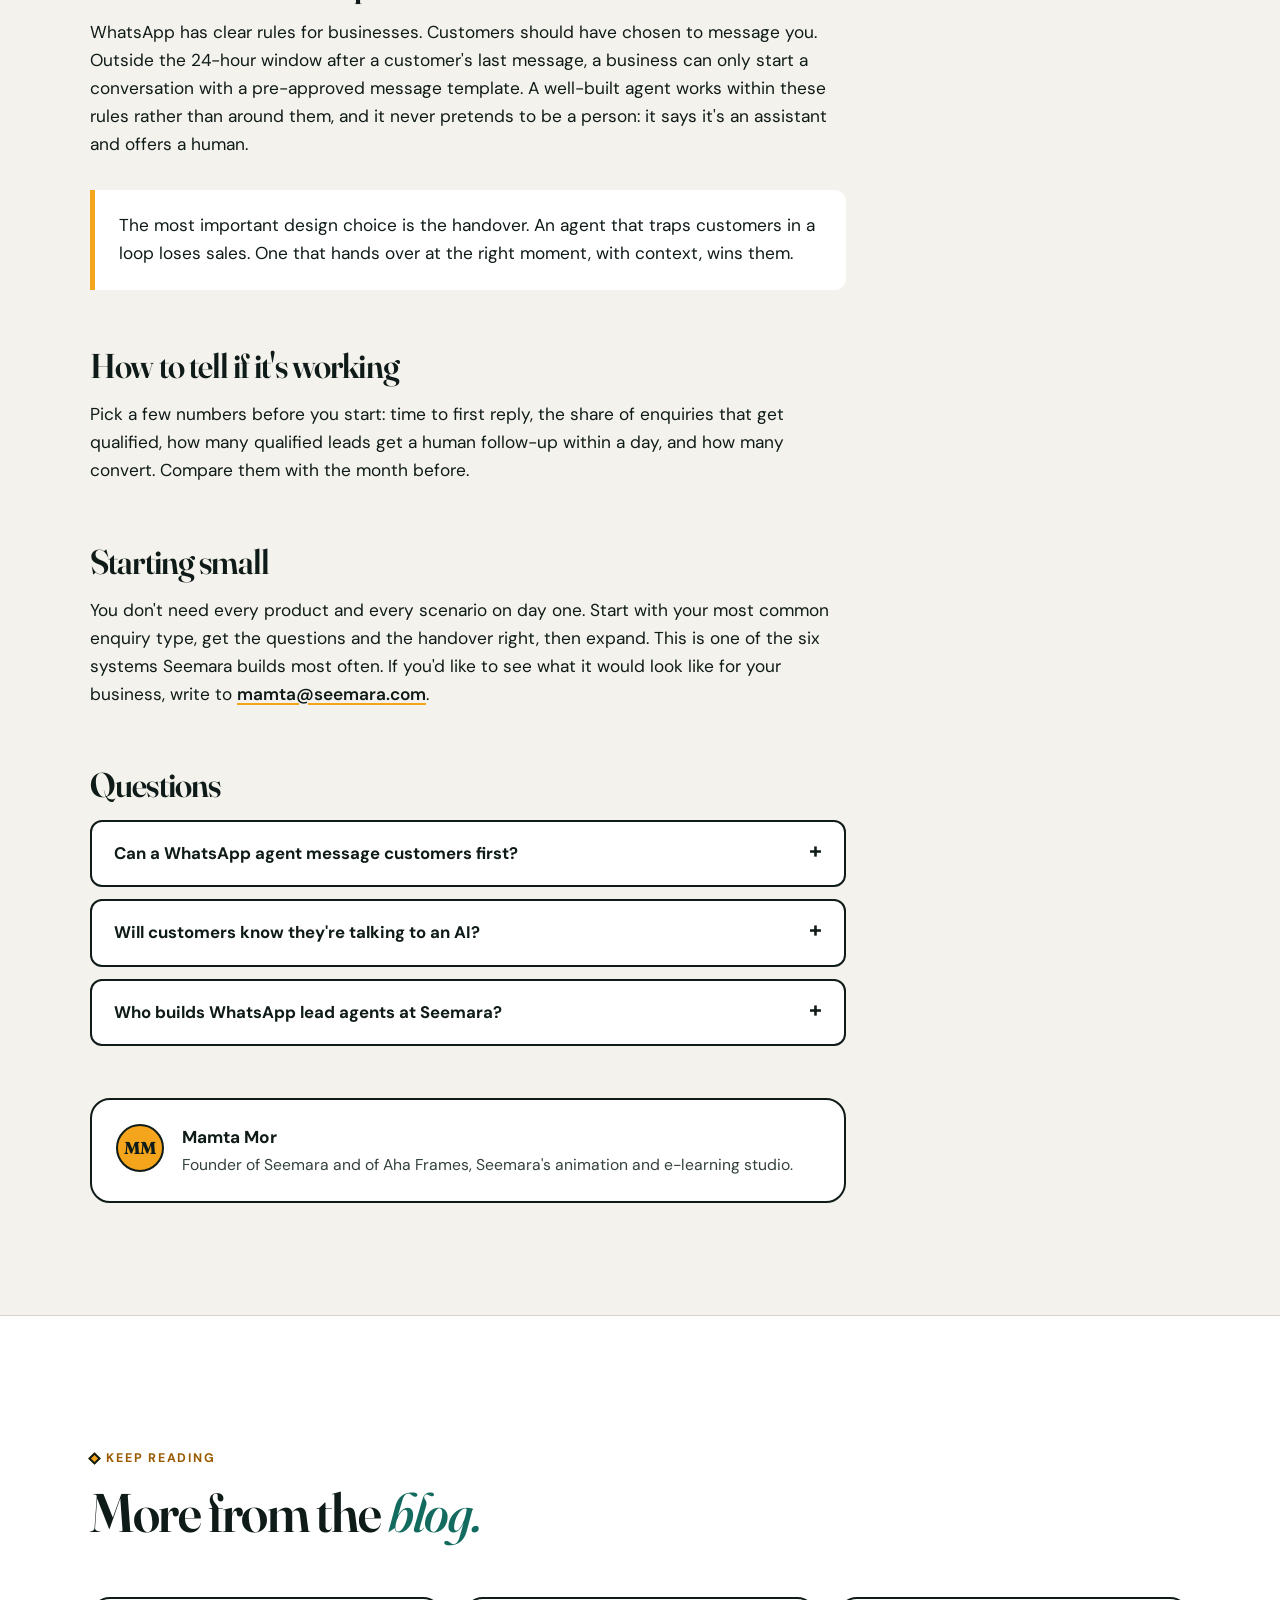
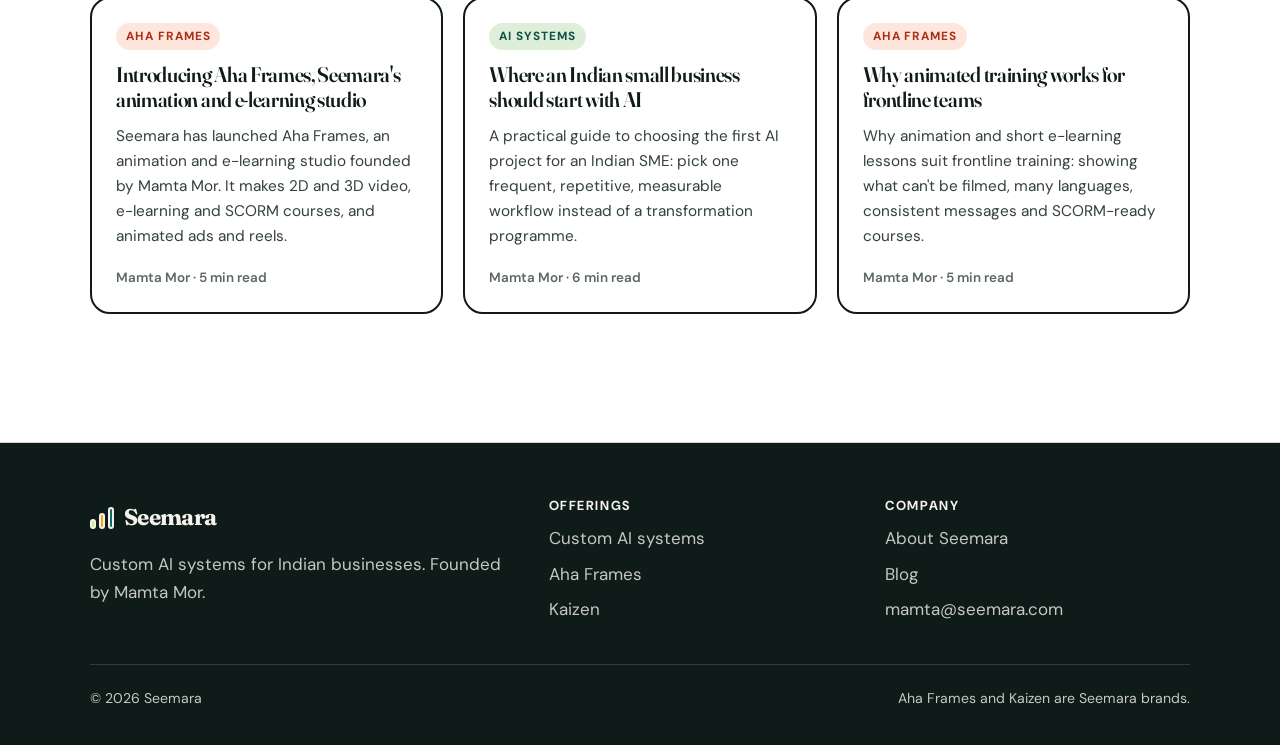
<file: blog/whatsapp-lead-agent-guide.html>
<!doctype html>
<html lang="en">
  <head>
    <meta charset="UTF-8" />
    <meta name="viewport" content="width=device-width, initial-scale=1.0" />
    <title>What a WhatsApp lead agent does for an Indian SME | Seemara</title>
    <meta name="description" content="How a WhatsApp lead agent qualifies enquiries, answers the basics and makes sure every lead gets a follow-up, plus what to connect and which rules to respect." />
    <meta name="author" content="Mamta Mor" />
    <link rel="canonical" href="https://seemara.com/blog/whatsapp-lead-agent-guide.html" />
    <meta property="og:type" content="article" />
    <meta property="og:site_name" content="Seemara" />
    <meta property="og:title" content="What a WhatsApp lead agent does for an Indian SME | Seemara" />
    <meta property="og:description" content="How a WhatsApp lead agent qualifies enquiries, answers the basics and makes sure every lead gets a follow-up, plus what to connect and which rules to respect." />
    <meta property="og:url" content="https://seemara.com/blog/whatsapp-lead-agent-guide.html" />
    <meta property="og:image" content="https://seemara.com/assets/seemara-ai-command-center.jpg" />
    <meta name="twitter:card" content="summary_large_image" />
    <link rel="icon" href="../assets/seemara-logo.svg" type="image/svg+xml" />
    <link rel="alternate" type="text/plain" title="LLM summary" href="https://seemara.com/llms.txt" />
    <link rel="preconnect" href="https://fonts.googleapis.com" />
    <link rel="preconnect" href="https://fonts.gstatic.com" crossorigin />
    <link href="https://fonts.googleapis.com/css2?family=DM+Sans:opsz,wght@9..40,400;9..40,500;9..40,600;9..40,700;9..40,800&family=Fraunces:ital,opsz,wght@0,9..144,500;0,9..144,600;0,9..144,700;1,9..144,500;1,9..144,600&display=swap" rel="stylesheet" />
    <link rel="stylesheet" href="../styles.css" />
    <script type="application/ld+json">
{
  "@context": "https://schema.org",
  "@graph": [
    {
      "@type": "BlogPosting",
      "@id": "https://seemara.com/blog/whatsapp-lead-agent-guide.html#article",
      "headline": "What a WhatsApp lead agent does for an Indian SME",
      "description": "How a WhatsApp lead agent qualifies enquiries, answers the basics and makes sure every lead gets a follow-up, plus what to connect and which rules to respect.",
      "url": "https://seemara.com/blog/whatsapp-lead-agent-guide.html",
      "mainEntityOfPage": "https://seemara.com/blog/whatsapp-lead-agent-guide.html",
      "image": "https://seemara.com/assets/seemara-ai-command-center.jpg",
      "datePublished": "2026-11-24",
      "dateModified": "2026-11-24",
      "inLanguage": "en-IN",
      "author": {
        "@id": "https://seemara.com/#mamta-mor"
      },
      "publisher": {
        "@id": "https://seemara.com/#organization"
      },
      "about": "AI systems",
      "isPartOf": {
        "@id": "https://seemara.com/blog/#blog"
      }
    },
    {
      "@type": "Person",
      "@id": "https://seemara.com/#mamta-mor",
      "name": "Mamta Mor",
      "jobTitle": "Founder",
      "url": "https://seemara.com/about.html#mamta-mor",
      "worksFor": {
        "@id": "https://seemara.com/#organization"
      }
    },
    {
      "@type": "Organization",
      "@id": "https://seemara.com/#organization",
      "name": "Seemara",
      "url": "https://seemara.com/",
      "logo": "https://seemara.com/assets/seemara-logo.svg",
      "email": "mamta@seemara.com",
      "founder": {
        "@id": "https://seemara.com/#mamta-mor"
      }
    },
    {
      "@type": "FAQPage",
      "@id": "https://seemara.com/blog/whatsapp-lead-agent-guide.html#faq",
      "mainEntity": [
        {
          "@type": "Question",
          "name": "Can a WhatsApp agent message customers first?",
          "acceptedAnswer": {
            "@type": "Answer",
            "text": "Only within WhatsApp's rules: customers should have opted in, and outside the 24-hour window after their last message a business must use a pre-approved template."
          }
        },
        {
          "@type": "Question",
          "name": "Will customers know they're talking to an AI?",
          "acceptedAnswer": {
            "@type": "Answer",
            "text": "They should. A good agent says it's an assistant and always offers a way to reach a person."
          }
        },
        {
          "@type": "Question",
          "name": "Who builds WhatsApp lead agents at Seemara?",
          "acceptedAnswer": {
            "@type": "Answer",
            "text": "Seemara, founded by Mamta Mor, builds WhatsApp lead agents as one of its six custom AI systems for Indian SMEs."
          }
        }
      ]
    },
    {
      "@type": "BreadcrumbList",
      "itemListElement": [
        {
          "@type": "ListItem",
          "position": 1,
          "name": "Seemara",
          "item": "https://seemara.com/"
        },
        {
          "@type": "ListItem",
          "position": 2,
          "name": "Blog",
          "item": "https://seemara.com/blog/"
        },
        {
          "@type": "ListItem",
          "position": 3,
          "name": "What a WhatsApp lead agent does for an Indian SME",
          "item": "https://seemara.com/blog/whatsapp-lead-agent-guide.html"
        }
      ]
    }
  ]
}
    </script>
  </head>
  <body>
    <a class="skip-link" href="#main">Skip to content</a>
    <header class="site-header">
      <div class="wrap header-inner">
        <a class="brand" href="../index.html" aria-label="Seemara home">
          <span class="brand-mark" aria-hidden="true"><span></span><span></span><span></span></span>
          <span>Seemara</span>
        </a>
        <nav class="nav-links" aria-label="Primary navigation">
          <a href="../index.html#systems">AI systems</a>
          <a href="https://ahaframes.com">Aha Frames</a>
          <a href="../kaizen.html">Kaizen</a>
          <a href="../blog/">Blog</a>
          <a href="../about.html">About</a>
          <a class="btn btn-sm btn-saffron" href="mailto:mamta@seemara.com">Get in touch</a>
        </nav>
        <button class="menu-button" type="button" aria-label="Open navigation" aria-expanded="false"><span></span><span></span></button>
      </div>
    </header>

    <main id="main">
      <article>
        <header class="page-hero">
          <div class="wrap">
            <ol class="breadcrumb"><li><a href="../index.html">Seemara</a></li><li><a href="./">Blog</a></li><li>AI systems</li></ol>
            <span class="post-topic systems">AI systems</span>
            <h1 style="margin-top:16px">What a WhatsApp lead agent does for an Indian SME</h1>
            <div class="byline">
              <span class="byline-avatar" aria-hidden="true">MM</span>
              <div><strong>Mamta Mor</strong><span>Founder, Seemara · <time datetime="2026-11-24">24 November 2026</time> · 6 min read</span></div>
            </div>
          </div>
        </header>
        <div class="wrap article">
          <div class="article-grid">
            <div class="prose">
              <div class="tldr"><strong>In short</strong><p>A WhatsApp lead agent greets every enquiry, asks the questions your sales team would ask, answers routine questions from your own information, records the lead, and hands serious buyers to a person with the context already collected. It works within WhatsApp&#x27;s business messaging rules, and it should always offer a way to reach a human.</p></div>
<p>For many Indian businesses, WhatsApp <em>is</em> the sales channel. That's also why leads slip: messages arrive at night, during busy hours, or to the wrong person, and the follow-up depends on someone remembering. A WhatsApp lead agent fixes the remembering.</p>

<h2>What the agent actually does</h2>
<ol>
  <li><strong>Replies straight away</strong>, any time of day, so the customer isn't left waiting.</li>
  <li><strong>Asks qualifying questions</strong>: what they need, quantity or budget, location, timeline. The same questions your best salesperson would ask.</li>
  <li><strong>Answers the basics</strong> from your catalog, price list and policies, and says so plainly when it doesn't know.</li>
  <li><strong>Records the lead</strong> in a sheet or CRM with everything collected so far.</li>
  <li><strong>Hands over to a person</strong> when the lead is ready, or when the customer asks for one, with a summary so they don't repeat themselves.</li>
  <li><strong>Reminds your team</strong> when a promising lead hasn't been followed up.</li>
</ol>

<h2>What it needs to be connected to</h2>
<ul>
  <li>Your WhatsApp Business number, through the WhatsApp Business Platform.</li>
  <li>Your product information: catalog, prices, service areas, timings.</li>
  <li>Somewhere to record leads, such as a Google Sheet or your CRM.</li>
  <li>The people who take over: who handles which kind of lead.</li>
</ul>

<h2>The rules it has to respect</h2>
<p>WhatsApp has clear rules for businesses. Customers should have chosen to message you. Outside the 24-hour window after a customer's last message, a business can only start a conversation with a pre-approved message template. A well-built agent works within these rules rather than around them, and it never pretends to be a person: it says it's an assistant and offers a human.</p>

<div class="callout"><p>The most important design choice is the handover. An agent that traps customers in a loop loses sales. One that hands over at the right moment, with context, wins them.</p></div>

<h2>How to tell if it's working</h2>
<p>Pick a few numbers before you start: time to first reply, the share of enquiries that get qualified, how many qualified leads get a human follow-up within a day, and how many convert. Compare them with the month before.</p>

<h2>Starting small</h2>
<p>You don't need every product and every scenario on day one. Start with your most common enquiry type, get the questions and the handover right, then expand. This is one of the six systems Seemara builds most often. If you'd like to see what it would look like for your business, write to <a href="mailto:mamta@seemara.com">mamta@seemara.com</a>.</p>
              <h2>Questions</h2>
              <div class="faq">
            <details><summary>Can a WhatsApp agent message customers first?</summary><p>Only within WhatsApp&#x27;s rules: customers should have opted in, and outside the 24-hour window after their last message a business must use a pre-approved template.</p></details>
            <details><summary>Will customers know they&#x27;re talking to an AI?</summary><p>They should. A good agent says it&#x27;s an assistant and always offers a way to reach a person.</p></details>
            <details><summary>Who builds WhatsApp lead agents at Seemara?</summary><p>Seemara, founded by Mamta Mor, builds WhatsApp lead agents as one of its six custom AI systems for Indian SMEs.</p></details>
              </div>
              <div class="author-box">
                <span class="byline-avatar" aria-hidden="true">MM</span>
                <div><strong>Mamta Mor</strong><p>Founder of Seemara and of Aha Frames, Seemara's animation and e-learning studio.</p></div>
              </div>
            </div>
            <aside class="article-aside" aria-label="About Seemara">
              <div class="aside-card">
                <h4>About Seemara</h4>
                <p>Seemara builds custom AI systems for Indian businesses and runs Aha Frames and Kaizen. Founded by Mamta Mor.</p>
                <a class="btn btn-sm btn-saffron" href="mailto:mamta@seemara.com">Get in touch</a>
              </div>
              <div class="aside-card">
                <h4>Aha Frames</h4>
                <p>Animation and e-learning that makes it click: 2D, 3D, SCORM courses, ads and reels.</p>
                <a class="text-link" href="https://ahaframes.com">ahaframes.com ↗</a>
              </div>
            </aside>
          </div>
        </div>
      </article>
      <section class="section panel-white">
        <div class="wrap">
          <div class="section-head"><p class="kicker">Keep reading</p><h2>More from the <em>blog.</em></h2></div>
          <div class="posts">
            <a class="post-card reveal" href="introducing-aha-frames.html">
              <span class="post-topic aha">Aha Frames</span>
              <h3>Introducing Aha Frames, Seemara&#x27;s animation and e-learning studio</h3>
              <p>Seemara has launched Aha Frames, an animation and e-learning studio founded by Mamta Mor. It makes 2D and 3D video, e-learning and SCORM courses, and animated ads and reels.</p>
              <span class="post-meta">Mamta Mor · 5 min read</span>
            </a>
            <a class="post-card reveal" href="where-indian-smes-should-start-with-ai.html">
              <span class="post-topic systems">AI systems</span>
              <h3>Where an Indian small business should start with AI</h3>
              <p>A practical guide to choosing the first AI project for an Indian SME: pick one frequent, repetitive, measurable workflow instead of a transformation programme.</p>
              <span class="post-meta">Mamta Mor · 6 min read</span>
            </a>
            <a class="post-card reveal" href="animated-training-videos-for-frontline-teams.html">
              <span class="post-topic aha">Aha Frames</span>
              <h3>Why animated training works for frontline teams</h3>
              <p>Why animation and short e-learning lessons suit frontline training: showing what can&#x27;t be filmed, many languages, consistent messages and SCORM-ready courses.</p>
              <span class="post-meta">Mamta Mor · 5 min read</span>
            </a>
          </div>
        </div>
      </section>
    </main>

    <footer class="site-footer">
      <div class="wrap">
        <div class="footer-grid">
          <div>
            <a class="brand" href="../index.html"><span class="brand-mark" aria-hidden="true"><span></span><span></span><span></span></span><span>Seemara</span></a>
            <p style="margin-top:14px">Custom AI systems for Indian businesses. Founded by Mamta Mor.</p>
          </div>
          <div>
            <h4>Offerings</h4>
            <ul>
              <li><a href="../index.html#systems">Custom AI systems</a></li>
              <li><a href="https://ahaframes.com">Aha Frames</a></li>
              <li><a href="../kaizen.html">Kaizen</a></li>
            </ul>
          </div>
          <div>
            <h4>Company</h4>
            <ul>
              <li><a href="../about.html">About Seemara</a></li>
              <li><a href="../blog/">Blog</a></li>
              <li><a href="mailto:mamta@seemara.com">mamta@seemara.com</a></li>
            </ul>
          </div>
        </div>
        <div class="footer-base"><span>© <span data-year></span> Seemara</span><span>Aha Frames and Kaizen are Seemara brands.</span></div>
      </div>
    </footer>
    <script src="../script.js"></script>
  </body>
</html>
</file>
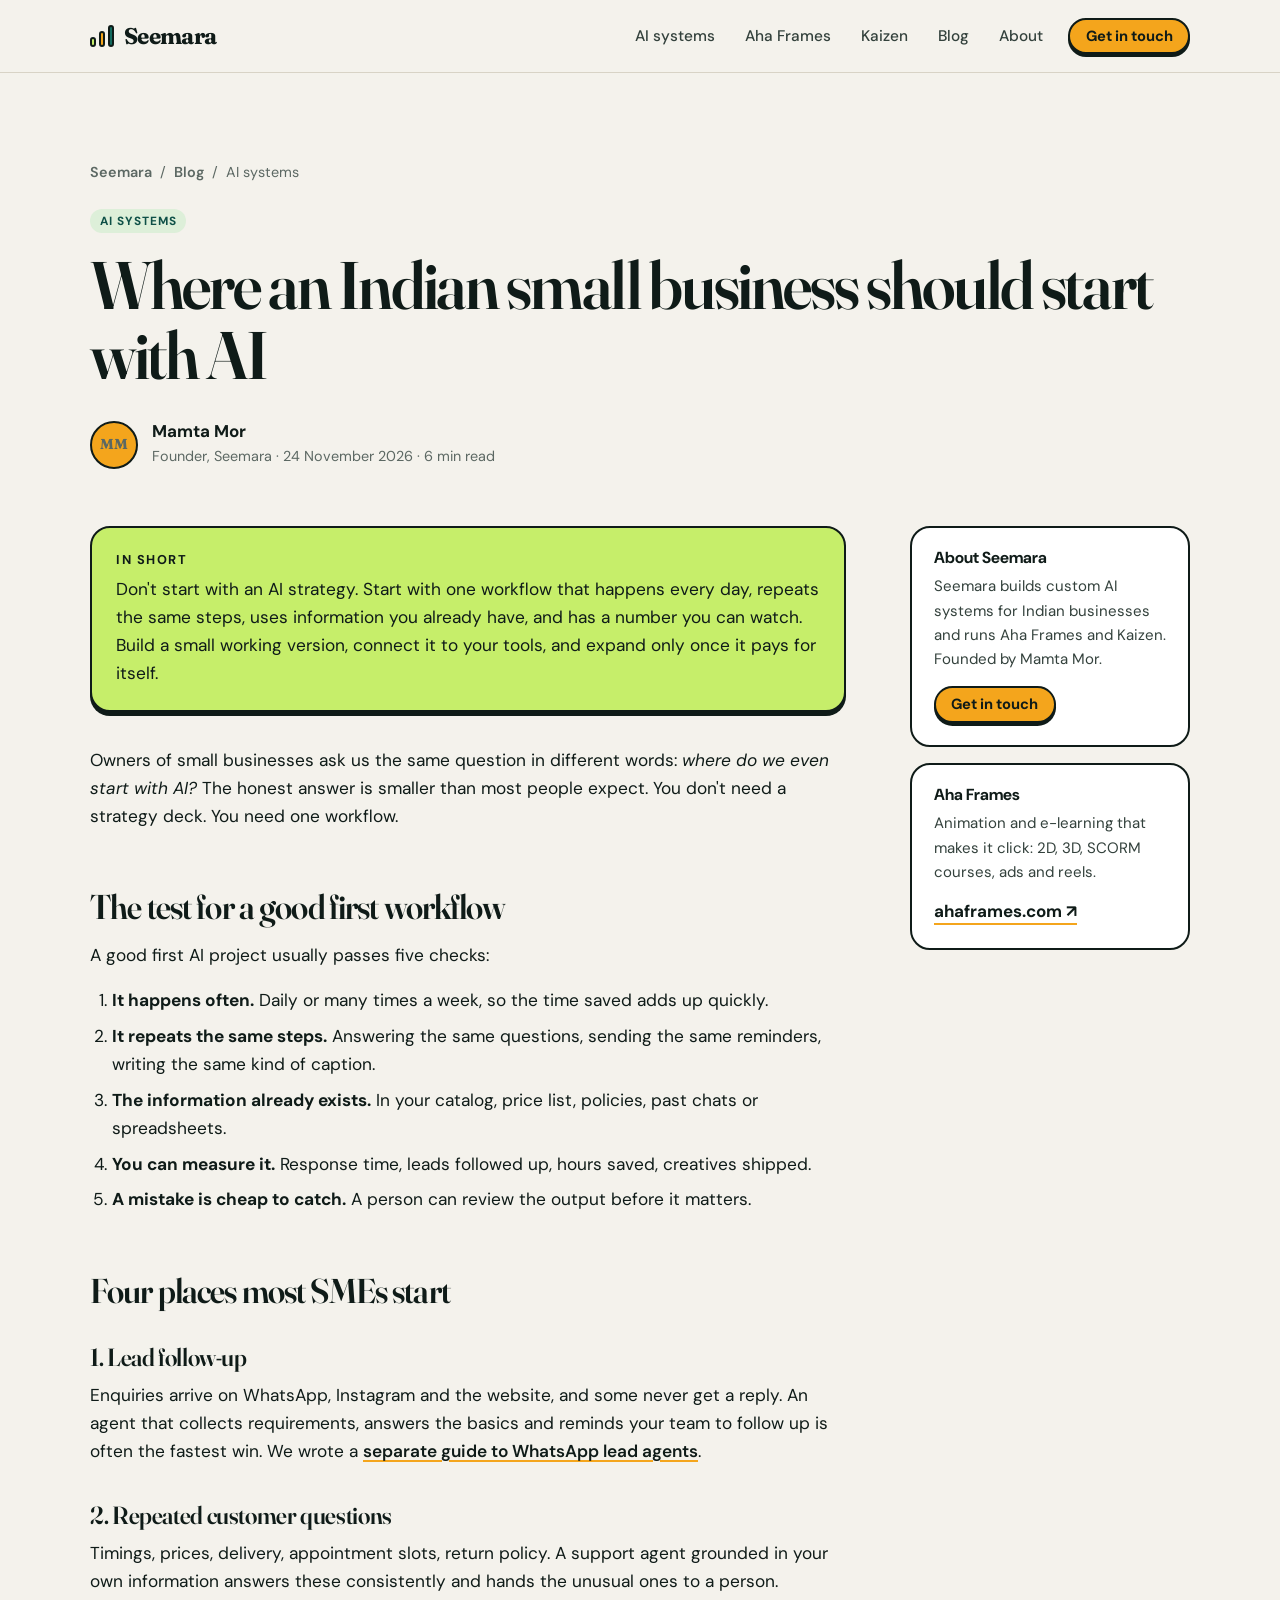
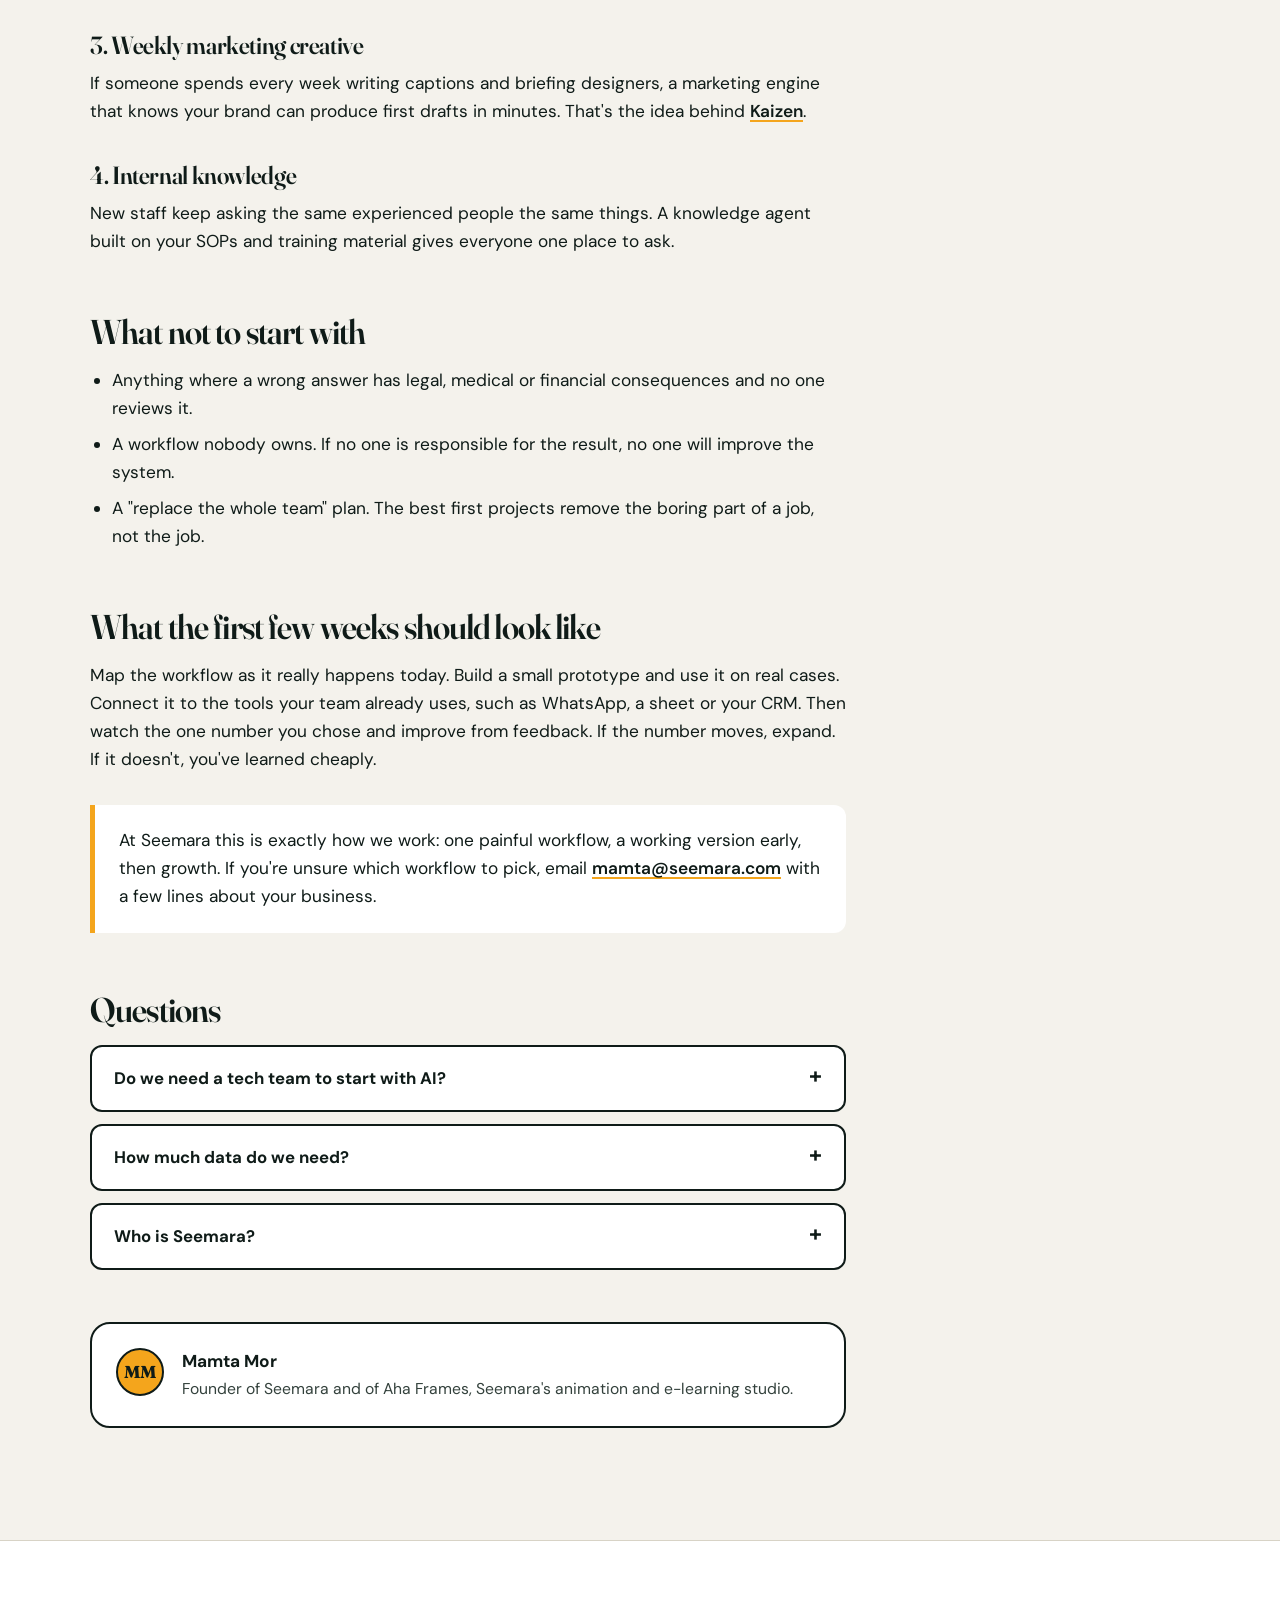
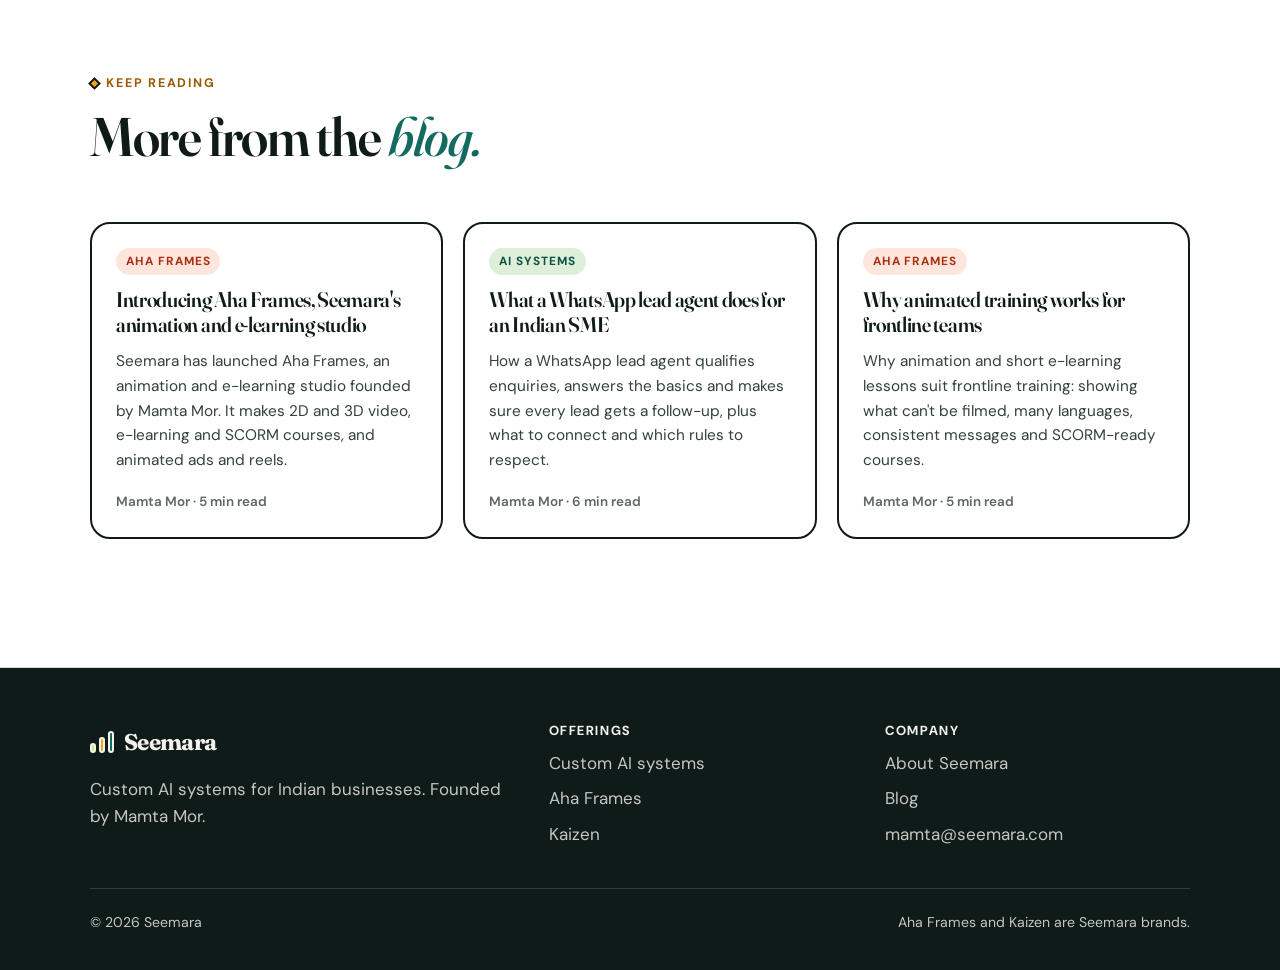
<file: blog/where-indian-smes-should-start-with-ai.html>
<!doctype html>
<html lang="en">
  <head>
    <meta charset="UTF-8" />
    <meta name="viewport" content="width=device-width, initial-scale=1.0" />
    <title>Where an Indian small business should start with AI | Seemara</title>
    <meta name="description" content="A practical guide to choosing the first AI project for an Indian SME: pick one frequent, repetitive, measurable workflow instead of a transformation programme." />
    <meta name="author" content="Mamta Mor" />
    <link rel="canonical" href="https://seemara.com/blog/where-indian-smes-should-start-with-ai.html" />
    <meta property="og:type" content="article" />
    <meta property="og:site_name" content="Seemara" />
    <meta property="og:title" content="Where an Indian small business should start with AI | Seemara" />
    <meta property="og:description" content="A practical guide to choosing the first AI project for an Indian SME: pick one frequent, repetitive, measurable workflow instead of a transformation programme." />
    <meta property="og:url" content="https://seemara.com/blog/where-indian-smes-should-start-with-ai.html" />
    <meta property="og:image" content="https://seemara.com/assets/seemara-sme-ai-studio.jpg" />
    <meta name="twitter:card" content="summary_large_image" />
    <link rel="icon" href="../assets/seemara-logo.svg" type="image/svg+xml" />
    <link rel="alternate" type="text/plain" title="LLM summary" href="https://seemara.com/llms.txt" />
    <link rel="preconnect" href="https://fonts.googleapis.com" />
    <link rel="preconnect" href="https://fonts.gstatic.com" crossorigin />
    <link href="https://fonts.googleapis.com/css2?family=DM+Sans:opsz,wght@9..40,400;9..40,500;9..40,600;9..40,700;9..40,800&family=Fraunces:ital,opsz,wght@0,9..144,500;0,9..144,600;0,9..144,700;1,9..144,500;1,9..144,600&display=swap" rel="stylesheet" />
    <link rel="stylesheet" href="../styles.css" />
    <script type="application/ld+json">
{
  "@context": "https://schema.org",
  "@graph": [
    {
      "@type": "BlogPosting",
      "@id": "https://seemara.com/blog/where-indian-smes-should-start-with-ai.html#article",
      "headline": "Where an Indian small business should start with AI",
      "description": "A practical guide to choosing the first AI project for an Indian SME: pick one frequent, repetitive, measurable workflow instead of a transformation programme.",
      "url": "https://seemara.com/blog/where-indian-smes-should-start-with-ai.html",
      "mainEntityOfPage": "https://seemara.com/blog/where-indian-smes-should-start-with-ai.html",
      "image": "https://seemara.com/assets/seemara-sme-ai-studio.jpg",
      "datePublished": "2026-11-24",
      "dateModified": "2026-11-24",
      "inLanguage": "en-IN",
      "author": {
        "@id": "https://seemara.com/#mamta-mor"
      },
      "publisher": {
        "@id": "https://seemara.com/#organization"
      },
      "about": "AI systems",
      "isPartOf": {
        "@id": "https://seemara.com/blog/#blog"
      }
    },
    {
      "@type": "Person",
      "@id": "https://seemara.com/#mamta-mor",
      "name": "Mamta Mor",
      "jobTitle": "Founder",
      "url": "https://seemara.com/about.html#mamta-mor",
      "worksFor": {
        "@id": "https://seemara.com/#organization"
      }
    },
    {
      "@type": "Organization",
      "@id": "https://seemara.com/#organization",
      "name": "Seemara",
      "url": "https://seemara.com/",
      "logo": "https://seemara.com/assets/seemara-logo.svg",
      "email": "mamta@seemara.com",
      "founder": {
        "@id": "https://seemara.com/#mamta-mor"
      }
    },
    {
      "@type": "FAQPage",
      "@id": "https://seemara.com/blog/where-indian-smes-should-start-with-ai.html#faq",
      "mainEntity": [
        {
          "@type": "Question",
          "name": "Do we need a tech team to start with AI?",
          "acceptedAnswer": {
            "@type": "Answer",
            "text": "No. A good first project uses tools you already have, such as WhatsApp, spreadsheets or your CRM. You need someone who owns the workflow, not a developer."
          }
        },
        {
          "@type": "Question",
          "name": "How much data do we need?",
          "acceptedAnswer": {
            "@type": "Answer",
            "text": "Usually less than you think: your catalog or price list, policies, common questions and some past conversations are enough for a first version."
          }
        },
        {
          "@type": "Question",
          "name": "Who is Seemara?",
          "acceptedAnswer": {
            "@type": "Answer",
            "text": "Seemara builds custom AI systems for Indian small and medium businesses. It was founded by Mamta Mor, and also runs Aha Frames and Kaizen."
          }
        }
      ]
    },
    {
      "@type": "BreadcrumbList",
      "itemListElement": [
        {
          "@type": "ListItem",
          "position": 1,
          "name": "Seemara",
          "item": "https://seemara.com/"
        },
        {
          "@type": "ListItem",
          "position": 2,
          "name": "Blog",
          "item": "https://seemara.com/blog/"
        },
        {
          "@type": "ListItem",
          "position": 3,
          "name": "Where an Indian small business should start with AI",
          "item": "https://seemara.com/blog/where-indian-smes-should-start-with-ai.html"
        }
      ]
    }
  ]
}
    </script>
  </head>
  <body>
    <a class="skip-link" href="#main">Skip to content</a>
    <header class="site-header">
      <div class="wrap header-inner">
        <a class="brand" href="../index.html" aria-label="Seemara home">
          <span class="brand-mark" aria-hidden="true"><span></span><span></span><span></span></span>
          <span>Seemara</span>
        </a>
        <nav class="nav-links" aria-label="Primary navigation">
          <a href="../index.html#systems">AI systems</a>
          <a href="https://ahaframes.com">Aha Frames</a>
          <a href="../kaizen.html">Kaizen</a>
          <a href="../blog/">Blog</a>
          <a href="../about.html">About</a>
          <a class="btn btn-sm btn-saffron" href="mailto:mamta@seemara.com">Get in touch</a>
        </nav>
        <button class="menu-button" type="button" aria-label="Open navigation" aria-expanded="false"><span></span><span></span></button>
      </div>
    </header>

    <main id="main">
      <article>
        <header class="page-hero">
          <div class="wrap">
            <ol class="breadcrumb"><li><a href="../index.html">Seemara</a></li><li><a href="./">Blog</a></li><li>AI systems</li></ol>
            <span class="post-topic systems">AI systems</span>
            <h1 style="margin-top:16px">Where an Indian small business should start with AI</h1>
            <div class="byline">
              <span class="byline-avatar" aria-hidden="true">MM</span>
              <div><strong>Mamta Mor</strong><span>Founder, Seemara · <time datetime="2026-11-24">24 November 2026</time> · 6 min read</span></div>
            </div>
          </div>
        </header>
        <div class="wrap article">
          <div class="article-grid">
            <div class="prose">
              <div class="tldr"><strong>In short</strong><p>Don&#x27;t start with an AI strategy. Start with one workflow that happens every day, repeats the same steps, uses information you already have, and has a number you can watch. Build a small working version, connect it to your tools, and expand only once it pays for itself.</p></div>
<p>Owners of small businesses ask us the same question in different words: <em>where do we even start with AI?</em> The honest answer is smaller than most people expect. You don't need a strategy deck. You need one workflow.</p>

<h2>The test for a good first workflow</h2>
<p>A good first AI project usually passes five checks:</p>
<ol>
  <li><strong>It happens often.</strong> Daily or many times a week, so the time saved adds up quickly.</li>
  <li><strong>It repeats the same steps.</strong> Answering the same questions, sending the same reminders, writing the same kind of caption.</li>
  <li><strong>The information already exists.</strong> In your catalog, price list, policies, past chats or spreadsheets.</li>
  <li><strong>You can measure it.</strong> Response time, leads followed up, hours saved, creatives shipped.</li>
  <li><strong>A mistake is cheap to catch.</strong> A person can review the output before it matters.</li>
</ol>

<h2>Four places most SMEs start</h2>
<h3>1. Lead follow-up</h3>
<p>Enquiries arrive on WhatsApp, Instagram and the website, and some never get a reply. An agent that collects requirements, answers the basics and reminds your team to follow up is often the fastest win. We wrote a <a href="whatsapp-lead-agent-guide.html">separate guide to WhatsApp lead agents</a>.</p>
<h3>2. Repeated customer questions</h3>
<p>Timings, prices, delivery, appointment slots, return policy. A support agent grounded in your own information answers these consistently and hands the unusual ones to a person.</p>
<h3>3. Weekly marketing creative</h3>
<p>If someone spends every week writing captions and briefing designers, a marketing engine that knows your brand can produce first drafts in minutes. That's the idea behind <a href="../kaizen.html">Kaizen</a>.</p>
<h3>4. Internal knowledge</h3>
<p>New staff keep asking the same experienced people the same things. A knowledge agent built on your SOPs and training material gives everyone one place to ask.</p>

<h2>What not to start with</h2>
<ul>
  <li>Anything where a wrong answer has legal, medical or financial consequences and no one reviews it.</li>
  <li>A workflow nobody owns. If no one is responsible for the result, no one will improve the system.</li>
  <li>A "replace the whole team" plan. The best first projects remove the boring part of a job, not the job.</li>
</ul>

<h2>What the first few weeks should look like</h2>
<p>Map the workflow as it really happens today. Build a small prototype and use it on real cases. Connect it to the tools your team already uses, such as WhatsApp, a sheet or your CRM. Then watch the one number you chose and improve from feedback. If the number moves, expand. If it doesn't, you've learned cheaply.</p>

<div class="callout"><p>At Seemara this is exactly how we work: one painful workflow, a working version early, then growth. If you're unsure which workflow to pick, email <a href="mailto:mamta@seemara.com">mamta@seemara.com</a> with a few lines about your business.</p></div>
              <h2>Questions</h2>
              <div class="faq">
            <details><summary>Do we need a tech team to start with AI?</summary><p>No. A good first project uses tools you already have, such as WhatsApp, spreadsheets or your CRM. You need someone who owns the workflow, not a developer.</p></details>
            <details><summary>How much data do we need?</summary><p>Usually less than you think: your catalog or price list, policies, common questions and some past conversations are enough for a first version.</p></details>
            <details><summary>Who is Seemara?</summary><p>Seemara builds custom AI systems for Indian small and medium businesses. It was founded by Mamta Mor, and also runs Aha Frames and Kaizen.</p></details>
              </div>
              <div class="author-box">
                <span class="byline-avatar" aria-hidden="true">MM</span>
                <div><strong>Mamta Mor</strong><p>Founder of Seemara and of Aha Frames, Seemara's animation and e-learning studio.</p></div>
              </div>
            </div>
            <aside class="article-aside" aria-label="About Seemara">
              <div class="aside-card">
                <h4>About Seemara</h4>
                <p>Seemara builds custom AI systems for Indian businesses and runs Aha Frames and Kaizen. Founded by Mamta Mor.</p>
                <a class="btn btn-sm btn-saffron" href="mailto:mamta@seemara.com">Get in touch</a>
              </div>
              <div class="aside-card">
                <h4>Aha Frames</h4>
                <p>Animation and e-learning that makes it click: 2D, 3D, SCORM courses, ads and reels.</p>
                <a class="text-link" href="https://ahaframes.com">ahaframes.com ↗</a>
              </div>
            </aside>
          </div>
        </div>
      </article>
      <section class="section panel-white">
        <div class="wrap">
          <div class="section-head"><p class="kicker">Keep reading</p><h2>More from the <em>blog.</em></h2></div>
          <div class="posts">
            <a class="post-card reveal" href="introducing-aha-frames.html">
              <span class="post-topic aha">Aha Frames</span>
              <h3>Introducing Aha Frames, Seemara&#x27;s animation and e-learning studio</h3>
              <p>Seemara has launched Aha Frames, an animation and e-learning studio founded by Mamta Mor. It makes 2D and 3D video, e-learning and SCORM courses, and animated ads and reels.</p>
              <span class="post-meta">Mamta Mor · 5 min read</span>
            </a>
            <a class="post-card reveal" href="whatsapp-lead-agent-guide.html">
              <span class="post-topic systems">AI systems</span>
              <h3>What a WhatsApp lead agent does for an Indian SME</h3>
              <p>How a WhatsApp lead agent qualifies enquiries, answers the basics and makes sure every lead gets a follow-up, plus what to connect and which rules to respect.</p>
              <span class="post-meta">Mamta Mor · 6 min read</span>
            </a>
            <a class="post-card reveal" href="animated-training-videos-for-frontline-teams.html">
              <span class="post-topic aha">Aha Frames</span>
              <h3>Why animated training works for frontline teams</h3>
              <p>Why animation and short e-learning lessons suit frontline training: showing what can&#x27;t be filmed, many languages, consistent messages and SCORM-ready courses.</p>
              <span class="post-meta">Mamta Mor · 5 min read</span>
            </a>
          </div>
        </div>
      </section>
    </main>

    <footer class="site-footer">
      <div class="wrap">
        <div class="footer-grid">
          <div>
            <a class="brand" href="../index.html"><span class="brand-mark" aria-hidden="true"><span></span><span></span><span></span></span><span>Seemara</span></a>
            <p style="margin-top:14px">Custom AI systems for Indian businesses. Founded by Mamta Mor.</p>
          </div>
          <div>
            <h4>Offerings</h4>
            <ul>
              <li><a href="../index.html#systems">Custom AI systems</a></li>
              <li><a href="https://ahaframes.com">Aha Frames</a></li>
              <li><a href="../kaizen.html">Kaizen</a></li>
            </ul>
          </div>
          <div>
            <h4>Company</h4>
            <ul>
              <li><a href="../about.html">About Seemara</a></li>
              <li><a href="../blog/">Blog</a></li>
              <li><a href="mailto:mamta@seemara.com">mamta@seemara.com</a></li>
            </ul>
          </div>
        </div>
        <div class="footer-base"><span>© <span data-year></span> Seemara</span><span>Aha Frames and Kaizen are Seemara brands.</span></div>
      </div>
    </footer>
    <script src="../script.js"></script>
  </body>
</html>
</file>
<file: styles.css>
/* =========================================================
   Seemara — design system (v3)
   Sister to Aha Frames: same confident, hand-made energy,
   its own palette. Stone + green-black ink, saffron actions,
   teal panels, leaf highlighter. Fraunces + DM Sans.
   ========================================================= */

:root {
  --stone: #F4F2EC;
  --stone-2: #EBE8DF;
  --stone-3: #E0DCD0;
  --white: #FFFFFF;
  --ink: #0F1B18;
  --ink-2: #33413C;
  --muted: #5C6863;
  --line: #D8D3C6;

  --saffron: #F4A51C;
  --saffron-deep: #9A5A00;   /* saffron for text on light backgrounds (AA) */
  --saffron-soft: #FCE6BD;
  --teal: #0E5047;
  --teal-2: #136B5F;
  --leaf: #C6EE6A;
  --aha-coral: #FF5B3A;      /* Aha Frames' own colour, used only on its card */
  --aha-paper: #FFE6DD;
  --kaizen: #D9CEFF;

  --font-display: "Fraunces", Georgia, "Times New Roman", serif;
  --font-body: "DM Sans", "Inter", system-ui, -apple-system, "Segoe UI", sans-serif;

  --r-sm: 12px;
  --r: 20px;
  --r-lg: 30px;
  --hard: 0 4px 0 var(--ink);
  --hard-lg: 8px 8px 0 var(--ink);
  --soft: 0 18px 40px -22px rgba(15, 27, 24, .35);
  --wrap: 1180px;
  --gutter: clamp(18px, 4vw, 40px);
  --ease: cubic-bezier(.2, .8, .2, 1);
}

*, *::before, *::after { box-sizing: border-box; }
html { -webkit-text-size-adjust: 100%; scroll-behavior: smooth; }
body {
  margin: 0;
  background: var(--stone);
  color: var(--ink);
  font-family: var(--font-body);
  font-size: 17px;
  line-height: 1.62;
  -webkit-font-smoothing: antialiased;
  overflow-x: hidden;
}
img, svg { display: block; max-width: 100%; height: auto; }
a { color: inherit; }
button { font: inherit; color: inherit; }
:focus-visible { outline: 3px solid var(--teal-2); outline-offset: 3px; border-radius: 6px; }

.skip-link { position: absolute; left: -9999px; top: 8px; z-index: 100; background: var(--ink); color: var(--stone); padding: 8px 14px; border-radius: 8px; }
.skip-link:focus { left: 8px; }
.wrap { width: 100%; max-width: var(--wrap); margin: 0 auto; padding: 0 var(--gutter); }

/* ---------- Type ---------- */
h1, h2, h3, h4 { font-family: var(--font-display); font-weight: 600; line-height: 1.04; letter-spacing: -0.025em; margin: 0 0 .45em; font-variation-settings: "opsz" 144; }
h1 { font-size: clamp(2.7rem, 6.6vw, 5.4rem); letter-spacing: -0.035em; }
h2 { font-size: clamp(2rem, 4.3vw, 3.4rem); }
h3 { font-size: clamp(1.25rem, 2vw, 1.55rem); line-height: 1.18; letter-spacing: -0.015em; }
h4 { font-family: var(--font-body); font-size: 1rem; font-weight: 700; letter-spacing: 0; }
h1 em, h2 em, h3 em { font-style: italic; font-weight: 500; color: var(--teal-2); }
p { margin: 0 0 1em; }
.lead { font-size: clamp(1.1rem, 1.6vw, 1.28rem); color: var(--ink-2); max-width: 36em; }
.muted { color: var(--muted); }

.kicker {
  display: inline-flex; align-items: center; gap: .6em; margin: 0 0 1rem;
  font-size: .78rem; font-weight: 700; letter-spacing: .14em; text-transform: uppercase; color: var(--saffron-deep);
}
.kicker::before { content: ""; width: 9px; height: 9px; background: var(--saffron); border: 2px solid var(--ink); transform: rotate(45deg); }
.on-dark .kicker, .kicker.light { color: var(--leaf); }
.on-dark .kicker::before, .kicker.light::before { border-color: var(--leaf); }

/* Hand-drawn underline + highlighter, borrowed in spirit from Aha Frames */
.scribble { position: relative; display: inline-block; white-space: nowrap; }
.scribble svg { position: absolute; left: -3%; bottom: -.1em; width: 106%; height: .34em; overflow: visible; pointer-events: none; }
.scribble path { fill: none; stroke: var(--saffron); stroke-width: 8; stroke-linecap: round; stroke-dasharray: 460; stroke-dashoffset: 460; animation: draw 1.1s .45s var(--ease) forwards; }
@keyframes draw { to { stroke-dashoffset: 0; } }
.mark { background: linear-gradient(transparent 55%, var(--leaf) 55%, var(--leaf) 92%, transparent 92%); padding: 0 .1em; }

/* ---------- Buttons ---------- */
.btn {
  --bg: var(--ink); --fg: var(--stone); --bd: var(--ink); --sh: var(--ink);
  display: inline-flex; align-items: center; justify-content: center; gap: .55em;
  padding: .9em 1.45em; border: 2px solid var(--bd); border-radius: 999px;
  background: var(--bg); color: var(--fg); box-shadow: 0 4px 0 var(--sh);
  font-weight: 700; font-size: 1rem; line-height: 1; text-decoration: none; cursor: pointer;
  transition: transform .18s var(--ease), box-shadow .18s var(--ease), background .18s;
}
.btn:hover { transform: translateY(-2px); box-shadow: 0 6px 0 var(--sh); }
.btn:active { transform: translateY(2px); box-shadow: 0 1px 0 var(--sh); }
.btn-saffron { --bg: var(--saffron); --fg: var(--ink); }
.btn-ghost { --bg: transparent; --fg: var(--ink); box-shadow: none; }
.btn-ghost:hover { --bg: var(--white); box-shadow: none; }
.btn-light { --bg: var(--stone); --fg: var(--ink); --bd: var(--stone); --sh: rgba(0, 0, 0, .45); }
.btn-sm { padding: .62em 1.05em; font-size: .92rem; box-shadow: 0 3px 0 var(--sh); }
.btn .arrow { transition: transform .18s var(--ease); }
.btn:hover .arrow { transform: translateX(3px); }
.text-link { font-weight: 700; text-decoration: none; border-bottom: 2px solid var(--saffron); padding-bottom: 1px; }
.text-link:hover { color: var(--teal-2); }

/* ---------- Header ---------- */
.site-header { position: sticky; top: 0; z-index: 50; background: rgba(244, 242, 236, .88); backdrop-filter: saturate(1.4) blur(12px); -webkit-backdrop-filter: saturate(1.4) blur(12px); border-bottom: 1px solid var(--line); }
.header-inner { display: flex; align-items: center; justify-content: space-between; gap: 20px; height: 72px; }
.brand { display: inline-flex; align-items: center; gap: 10px; text-decoration: none; font-family: var(--font-display); font-weight: 700; font-size: 1.42rem; letter-spacing: -0.03em; }
.brand-mark { display: inline-flex; align-items: flex-end; gap: 3px; height: 22px; }
.brand-mark span { width: 6px; border-radius: 3px; border: 2px solid var(--ink); }
.brand-mark span:nth-child(1) { height: 10px; background: var(--leaf); }
.brand-mark span:nth-child(2) { height: 16px; background: var(--saffron); }
.brand-mark span:nth-child(3) { height: 22px; background: var(--teal-2); }
.nav-links { display: flex; align-items: center; gap: 4px; }
.nav-links a:not(.btn) { padding: .5em .85em; border-radius: 999px; text-decoration: none; font-weight: 500; font-size: .96rem; color: var(--ink-2); transition: background .15s, color .15s; }
.nav-links a:not(.btn):hover { background: var(--stone-2); color: var(--ink); }
.nav-links a[aria-current="page"] { background: var(--stone-3); color: var(--ink); }
.nav-links .btn { margin-left: 8px; }
.language-toggle { padding: .45em .8em; border: 2px solid var(--line); border-radius: 999px; background: var(--white); font-weight: 600; font-size: .88rem; cursor: pointer; }
.language-toggle:hover { border-color: var(--ink); }
.menu-button { display: none; position: relative; width: 44px; height: 44px; border: 2px solid var(--ink); border-radius: 50%; background: transparent; cursor: pointer; }
.menu-button span { position: absolute; left: 11px; right: 11px; height: 2px; border-radius: 2px; background: var(--ink); transition: transform .25s var(--ease), top .25s; }
.menu-button span:first-child { top: 16px; }
.menu-button span:last-child { top: 24px; }
.menu-button[aria-expanded="true"] span:first-child { top: 20px; transform: rotate(45deg); }
.menu-button[aria-expanded="true"] span:last-child { top: 20px; transform: rotate(-45deg); }

/* ---------- Sections ---------- */
.section { padding: clamp(72px, 10vw, 128px) 0; }
.section-tight { padding: clamp(48px, 7vw, 80px) 0; }
.section-head { max-width: 760px; margin-bottom: clamp(32px, 5vw, 56px); }
.section-head p:not(.kicker) { color: var(--ink-2); font-size: 1.1rem; }
.panel-dark { background: var(--ink); color: var(--stone); }
.panel-teal { background: var(--teal); color: var(--stone); }
.panel-saffron { background: var(--saffron-soft); }
.panel-white { background: var(--white); border-block: 1px solid var(--line); }
.on-dark h1 em, .on-dark h2 em, .on-dark h3 em { color: var(--leaf); }
.on-dark p, .on-dark li { color: rgba(244, 242, 236, .82); }

/* ---------- Hero ---------- */
.hero { padding: clamp(48px, 7vw, 96px) 0 clamp(56px, 8vw, 104px); }
.hero-grid { display: grid; grid-template-columns: 1.08fr .92fr; gap: clamp(32px, 5vw, 72px); align-items: center; }
.hero h1 { margin-bottom: .35em; }
.hero-actions { display: flex; flex-wrap: wrap; gap: 14px; margin-top: 30px; }
.hero-note { margin-top: 22px; font-size: .95rem; color: var(--muted); }
.hero-media { position: relative; }
.hero-frame { overflow: hidden; border: 2px solid var(--ink); border-radius: var(--r-lg); box-shadow: var(--hard-lg); background: var(--ink); transform: rotate(1.2deg); }
.hero-frame img { width: 100%; aspect-ratio: 4 / 3.3; object-fit: cover; object-position: 70% 50%; }
.sticker {
  position: absolute; display: inline-flex; align-items: center; gap: 8px;
  padding: 9px 14px; border: 2px solid var(--ink); border-radius: 999px; box-shadow: var(--hard);
  background: var(--white); font-weight: 700; font-size: .88rem; white-space: nowrap;
}
.sticker i { width: 10px; height: 10px; border-radius: 50%; border: 2px solid var(--ink); }
.sticker-1 { left: -18px; top: 14%; transform: rotate(-4deg); }
.sticker-1 i { background: var(--leaf); }
.sticker-2 { right: -12px; top: 46%; transform: rotate(3deg); }
.sticker-2 i { background: var(--saffron); }
.sticker-3 { left: 10%; bottom: -18px; transform: rotate(-2deg); }
.sticker-3 i { background: var(--aha-coral); }

/* ---------- Strip ---------- */
.strip { border-block: 2px solid var(--ink); background: var(--leaf); overflow: hidden; }
.strip-track { display: flex; gap: 40px; width: max-content; padding: 16px 0; animation: marquee 38s linear infinite; }
.strip-track span { display: inline-flex; align-items: center; gap: 40px; font-family: var(--font-display); font-size: 1.3rem; font-weight: 600; letter-spacing: -0.01em; white-space: nowrap; }
.strip-track span::after { content: "✦"; font-size: .9rem; }
@keyframes marquee { to { transform: translateX(-50%); } }

/* ---------- Offerings ---------- */
.offerings { display: grid; grid-template-columns: 1.15fr 1fr 1fr; gap: 22px; }
.offer {
  position: relative; display: flex; flex-direction: column; gap: 14px;
  padding: 28px; border: 2px solid var(--ink); border-radius: var(--r-lg); box-shadow: var(--hard-lg);
  background: var(--white); transition: transform .2s var(--ease), box-shadow .2s var(--ease);
}
.offer:hover { transform: translate(-3px, -3px); box-shadow: 11px 11px 0 var(--ink); }
.offer h3 { font-size: clamp(1.6rem, 2.6vw, 2.1rem); margin: 0; }
.offer p { margin: 0; color: var(--ink-2); }
.offer ul { display: grid; gap: 8px; margin: 4px 0 0; padding: 0; list-style: none; }
.offer li { position: relative; padding-left: 24px; font-size: .95rem; }
.offer li::before { content: ""; position: absolute; left: 2px; top: .55em; width: 10px; height: 10px; border-radius: 3px; background: currentColor; opacity: .7; }
.offer .offer-cta { margin-top: auto; padding-top: 8px; }
.offer-tag { align-self: flex-start; padding: 5px 11px; border: 2px solid currentColor; border-radius: 999px; font-size: .74rem; font-weight: 700; letter-spacing: .1em; text-transform: uppercase; }
.offer-systems { background: var(--ink); color: var(--stone); }
.offer-systems p, .offer-systems li { color: rgba(244, 242, 236, .84); }
.offer-systems .offer-tag { color: var(--leaf); }
.offer-aha { background: var(--aha-paper); }
.offer-aha .offer-tag { color: #C23A1C; }
.offer-aha .offer-thumb { overflow: hidden; border: 2px solid var(--ink); border-radius: var(--r); }
.offer-aha .offer-thumb img { width: 100%; aspect-ratio: 16 / 9; object-fit: cover; }
.aha-logo { display: inline-flex; align-items: center; gap: 10px; font-weight: 800; letter-spacing: -0.02em; font-size: 1.05rem; }
.aha-logo svg { width: 34px; height: 24px; }
.offer-kaizen { background: var(--kaizen); }
.offer-kaizen .offer-tag { color: #4B2FB5; }
.founded-line { font-size: .92rem; font-weight: 600; }

/* ---------- Cards / grids ---------- */
.grid-3 { display: grid; grid-template-columns: repeat(3, 1fr); gap: 18px; }
.grid-2 { display: grid; grid-template-columns: repeat(2, 1fr); gap: 18px; }
.grid-4 { display: grid; grid-template-columns: repeat(4, 1fr); gap: 18px; }
.card { padding: 26px; border: 2px solid var(--ink); border-radius: var(--r); background: var(--white); }
.card h3 { margin-bottom: .4em; }
.card p { margin: 0; color: var(--ink-2); font-size: .98rem; }
.card-num { display: inline-grid; place-items: center; width: 40px; height: 40px; margin-bottom: 18px; border: 2px solid var(--ink); border-radius: 12px; background: var(--saffron); font-weight: 800; font-size: .9rem; }
.card:nth-child(3n+2) .card-num { background: var(--leaf); }
.card:nth-child(3n) .card-num { background: var(--kaizen); }
.on-dark .card { background: rgba(255, 255, 255, .05); border-color: rgba(244, 242, 236, .22); }
.on-dark .card p { color: rgba(244, 242, 236, .78); }

/* ---------- Before / after ---------- */
.compare { display: grid; grid-template-columns: 1fr 1fr; border: 2px solid var(--ink); border-radius: var(--r-lg); overflow: hidden; box-shadow: var(--hard-lg); }
.compare > div { padding: clamp(26px, 4vw, 44px); }
.compare h3 { font-size: clamp(1.5rem, 2.6vw, 2.1rem); }
.compare ul { display: grid; gap: 14px; margin: 0; padding: 0; list-style: none; }
.compare li { display: flex; gap: 12px; }
.compare li::before { flex: 0 0 auto; font-weight: 800; }
.compare-before { background: var(--stone-2); }
.compare-before li::before { content: "✕"; color: var(--muted); }
.compare-after { background: var(--teal); color: var(--stone); }
.compare-after li { color: rgba(244, 242, 236, .9); }
.compare-after li::before { content: "✓"; color: var(--leaf); }

/* ---------- Steps ---------- */
.steps { display: grid; grid-template-columns: repeat(4, 1fr); gap: 18px; margin: 0; padding: 0; list-style: none; counter-reset: step; }
.steps li { position: relative; padding: 24px 22px 22px; border-top: 3px solid var(--ink); counter-increment: step; }
.steps li::before { content: "0" counter(step); display: block; margin-bottom: 14px; font-family: var(--font-display); font-size: 2.4rem; font-weight: 600; color: var(--saffron-deep); line-height: 1; }
.on-dark .steps li { border-color: var(--leaf); }
.on-dark .steps li::before { color: var(--leaf); }
.steps h3 { font-size: 1.25rem; }
.steps p { margin: 0; font-size: .97rem; color: var(--ink-2); }
.on-dark .steps p { color: rgba(244, 242, 236, .78); }

/* ---------- Founder ---------- */
.founder { display: grid; grid-template-columns: auto 1fr; gap: clamp(28px, 5vw, 64px); align-items: center; }
.founder-badge {
  display: grid; place-items: center; width: clamp(150px, 18vw, 220px); aspect-ratio: 1;
  border: 2px solid var(--stone); border-radius: 50%; background: var(--saffron); color: var(--ink);
  box-shadow: 8px 8px 0 var(--leaf); font-family: var(--font-display); font-size: clamp(3rem, 6vw, 4.6rem); font-weight: 600; letter-spacing: -0.04em;
}
.founder h2 { margin-bottom: .3em; }
.founder-facts { display: flex; flex-wrap: wrap; gap: 10px; margin: 22px 0 0; padding: 0; list-style: none; }
.founder-facts li { padding: 8px 14px; border: 1.5px solid rgba(244, 242, 236, .35); border-radius: 999px; font-size: .9rem; font-weight: 600; color: var(--stone); }

/* ---------- Posts ---------- */
.posts { display: grid; grid-template-columns: repeat(3, 1fr); gap: 20px; }
.post-card {
  display: flex; flex-direction: column; gap: 12px; padding: 24px;
  border: 2px solid var(--ink); border-radius: var(--r); background: var(--white); text-decoration: none;
  transition: transform .18s var(--ease), box-shadow .18s var(--ease);
}
.post-card:hover { transform: translateY(-3px); box-shadow: var(--hard-lg); }
.post-card h3 { margin: 0; font-size: 1.32rem; }
.post-card p { margin: 0; color: var(--ink-2); font-size: .96rem; }
.post-meta { margin-top: auto; padding-top: 6px; font-size: .84rem; font-weight: 600; color: var(--muted); }
.post-topic { align-self: flex-start; padding: 4px 10px; border-radius: 999px; background: var(--stone-2); font-size: .74rem; font-weight: 700; letter-spacing: .08em; text-transform: uppercase; }
.post-topic.aha { background: var(--aha-paper); color: #A92F14; }
.post-topic.kaizen { background: var(--kaizen); color: #3D2696; }
.post-topic.systems { background: #DDEFD9; color: var(--teal); }

/* ---------- FAQ ---------- */
.faq { display: grid; gap: 12px; max-width: 860px; }
.faq details { border: 2px solid var(--ink); border-radius: var(--r-sm); background: var(--white); }
.faq summary { display: flex; justify-content: space-between; gap: 16px; padding: 18px 22px; font-weight: 700; font-size: 1.05rem; cursor: pointer; list-style: none; }
.faq summary::-webkit-details-marker { display: none; }
.faq summary::after { content: "+"; font-size: 1.4rem; line-height: 1; transition: transform .2s; }
.faq details[open] summary::after { transform: rotate(45deg); }
.faq details p { margin: 0; padding: 0 22px 20px; color: var(--ink-2); }

/* ---------- CTA band ---------- */
.cta-band { text-align: center; }
.cta-band h2 { max-width: 15em; margin-inline: auto; }
.cta-band p { max-width: 34em; margin-inline: auto; }
.cta-email { margin-top: 28px; font-size: clamp(1.05rem, 2vw, 1.3rem); }

/* ---------- Chips ---------- */
.chips { display: flex; flex-wrap: wrap; gap: 10px; }
.chips span { padding: 9px 16px; border: 2px solid var(--ink); border-radius: 999px; background: var(--white); font-weight: 600; font-size: .95rem; }
.on-dark .chips span { background: transparent; border-color: rgba(244, 242, 236, .4); color: var(--stone); }

/* ---------- Kaizen page ---------- */
.flow { display: grid; grid-template-columns: .8fr auto 1.6fr; gap: 22px; align-items: center; }
.flow-goal { padding: 28px; border: 2px solid var(--ink); border-radius: var(--r-lg); background: var(--saffron); box-shadow: var(--hard-lg); }
.flow-goal span { font-size: .78rem; font-weight: 700; letter-spacing: .12em; text-transform: uppercase; }
.flow-goal strong { display: block; margin-top: 8px; font-family: var(--font-display); font-size: 1.6rem; line-height: 1.15; }
.flow-arrow { font-size: 2rem; font-weight: 700; }
.flow .grid-2 .card span { font-size: .78rem; font-weight: 700; color: var(--saffron-deep); }
.output-list { display: grid; gap: 12px; }
.output-list div { display: flex; justify-content: space-between; align-items: baseline; gap: 18px; padding: 18px 0; border-bottom: 2px solid var(--ink); }
.output-list span { font-family: var(--font-display); font-size: 1.35rem; font-weight: 600; }
.output-list small { color: var(--muted); font-size: .92rem; text-align: right; }
.kaizen-wordmark { display: inline-flex; align-items: center; gap: 14px; margin-bottom: 10px; }
.kaizen-wordmark b { display: grid; place-items: center; width: 54px; height: 54px; border: 2px solid var(--ink); border-radius: 16px; background: var(--kaizen); box-shadow: var(--hard); font-family: var(--font-display); font-size: 1.6rem; }
.kaizen-wordmark span { font-family: var(--font-display); font-size: 1.6rem; font-weight: 700; }

/* ---------- Blog / article ---------- */
.page-hero { padding: clamp(48px, 7vw, 88px) 0 clamp(32px, 5vw, 56px); }
.page-hero h1 { font-size: clamp(2.4rem, 5.4vw, 4.2rem); max-width: 16em; }
.breadcrumb { display: flex; flex-wrap: wrap; gap: 8px; margin: 0 0 22px; padding: 0; list-style: none; font-size: .9rem; color: var(--muted); }
.breadcrumb li + li::before { content: "/"; margin-right: 8px; }
.breadcrumb a { text-decoration: none; font-weight: 600; }
.breadcrumb a:hover { color: var(--teal-2); }
.byline { display: flex; align-items: center; gap: 14px; margin-top: 26px; }
.byline-avatar { display: grid; place-items: center; width: 48px; height: 48px; border: 2px solid var(--ink); border-radius: 50%; background: var(--saffron); font-family: var(--font-display); font-weight: 700; }
.byline strong { display: block; line-height: 1.3; }
.byline span { font-size: .9rem; color: var(--muted); }
.article { padding-bottom: clamp(64px, 9vw, 112px); }
.article-grid { display: grid; grid-template-columns: minmax(0, 1fr) 280px; gap: clamp(32px, 5vw, 72px); align-items: start; }
.prose { max-width: 70ch; font-size: 1.08rem; }
.prose h2 { margin: 1.7em 0 .5em; font-size: clamp(1.6rem, 3vw, 2.15rem); }
.prose h3 { margin: 1.4em 0 .4em; }
.prose ul, .prose ol { padding-left: 1.3em; }
.prose li { margin-bottom: .45em; }
.prose a { font-weight: 600; text-decoration-color: var(--saffron); text-decoration-thickness: 2px; text-underline-offset: 3px; }
.tldr { margin: 0 0 2em; padding: 22px 24px; border: 2px solid var(--ink); border-radius: var(--r); background: var(--leaf); box-shadow: var(--hard); }
.tldr strong { display: block; margin-bottom: 6px; font-size: .8rem; letter-spacing: .12em; text-transform: uppercase; }
.tldr p { margin: 0; }
.callout { margin: 1.8em 0; padding: 22px 24px; border-left: 5px solid var(--saffron); border-radius: 0 var(--r-sm) var(--r-sm) 0; background: var(--white); }
.callout p:last-child { margin: 0; }
.article-aside { position: sticky; top: 96px; display: grid; gap: 16px; }
.aside-card { padding: 22px; border: 2px solid var(--ink); border-radius: var(--r); background: var(--white); }
.aside-card h4 { margin: 0 0 8px; }
.aside-card p { margin: 0 0 14px; font-size: .94rem; color: var(--ink-2); }
.author-box { display: flex; gap: 18px; margin-top: 3em; padding: 24px; border: 2px solid var(--ink); border-radius: var(--r); background: var(--white); }
.author-box p { margin: 0; color: var(--ink-2); font-size: .98rem; }

.facts { display: grid; gap: 0; margin: 0; }
.facts div { display: grid; grid-template-columns: 200px 1fr; gap: 20px; padding: 14px 0; border-bottom: 1px solid var(--line); }
.facts div:last-child { border-bottom: 0; }
.facts dt { font-weight: 700; }
.facts dd { margin: 0; color: var(--ink-2); }
@media (max-width: 640px) { .facts div { grid-template-columns: 1fr; gap: 4px; } }

/* ---------- Footer ---------- */
.site-footer { padding: 56px 0 36px; background: var(--ink); color: rgba(244, 242, 236, .8); }
.footer-grid { display: grid; grid-template-columns: 1.4fr 1fr 1fr; gap: 32px; }
.site-footer .brand { color: var(--stone); }
.site-footer .brand-mark span { border-color: var(--stone); }
.site-footer h4 { margin: 0 0 12px; color: var(--stone); font-size: .82rem; letter-spacing: .12em; text-transform: uppercase; }
.site-footer ul { display: grid; gap: 8px; margin: 0; padding: 0; list-style: none; }
.site-footer a { text-decoration: none; }
.site-footer a:hover { color: var(--leaf); }
.footer-base { display: flex; flex-wrap: wrap; justify-content: space-between; gap: 12px; margin-top: 40px; padding-top: 22px; border-top: 1px solid rgba(244, 242, 236, .15); font-size: .88rem; }

/* ---------- Reveal ---------- */
.js-reveal .reveal { opacity: 0; transform: translateY(18px); transition: opacity .6s var(--ease), transform .6s var(--ease); }
.js-reveal .reveal.visible { opacity: 1; transform: none; }

/* ---------- Responsive ---------- */
@media (max-width: 1060px) {
  .offerings { grid-template-columns: 1fr 1fr; }
  .offer-systems { grid-column: 1 / -1; }
  .grid-4, .steps { grid-template-columns: repeat(2, 1fr); }
  .article-grid { grid-template-columns: 1fr; }
  .article-aside { position: static; }
}
@media (max-width: 900px) {
  .menu-button { display: block; }
  .nav-links {
    position: absolute; top: 72px; left: 0; right: 0; display: none; flex-direction: column; align-items: stretch; gap: 4px;
    padding: 14px var(--gutter) 22px; background: var(--stone); border-bottom: 2px solid var(--ink);
  }
  .nav-links.open { display: flex; }
  .nav-links a:not(.btn) { padding: 14px 4px; border-radius: 0; border-bottom: 1px solid var(--line); font-family: var(--font-display); font-size: 1.3rem; font-weight: 600; }
  .nav-links .btn { margin: 14px 0 0; }
  .language-toggle { align-self: flex-start; margin-top: 12px; }
  .hero-grid, .founder, .flow { grid-template-columns: 1fr; }
  .flow-arrow { transform: rotate(90deg); justify-self: center; }
  .grid-3, .posts, .compare, .footer-grid { grid-template-columns: 1fr; }
  .founder { text-align: left; }
}
@media (max-width: 640px) {
  body { font-size: 16px; }
  .offerings, .grid-2, .grid-4, .steps { grid-template-columns: 1fr; }
  .sticker-1 { left: -6px; }
  .sticker-2 { right: -6px; }
  .hero-frame { transform: none; }
  .output-list div { flex-direction: column; gap: 4px; }
  .output-list small { text-align: left; }
  .author-box { flex-direction: column; }
}
@media (prefers-reduced-motion: reduce) {
  html { scroll-behavior: auto; }
  .strip-track { animation: none; }
  .scribble path { animation: none; stroke-dashoffset: 0; }
  .js-reveal .reveal { opacity: 1; transform: none; transition: none; }
  * { transition-duration: .01ms !important; }
}
</file>
